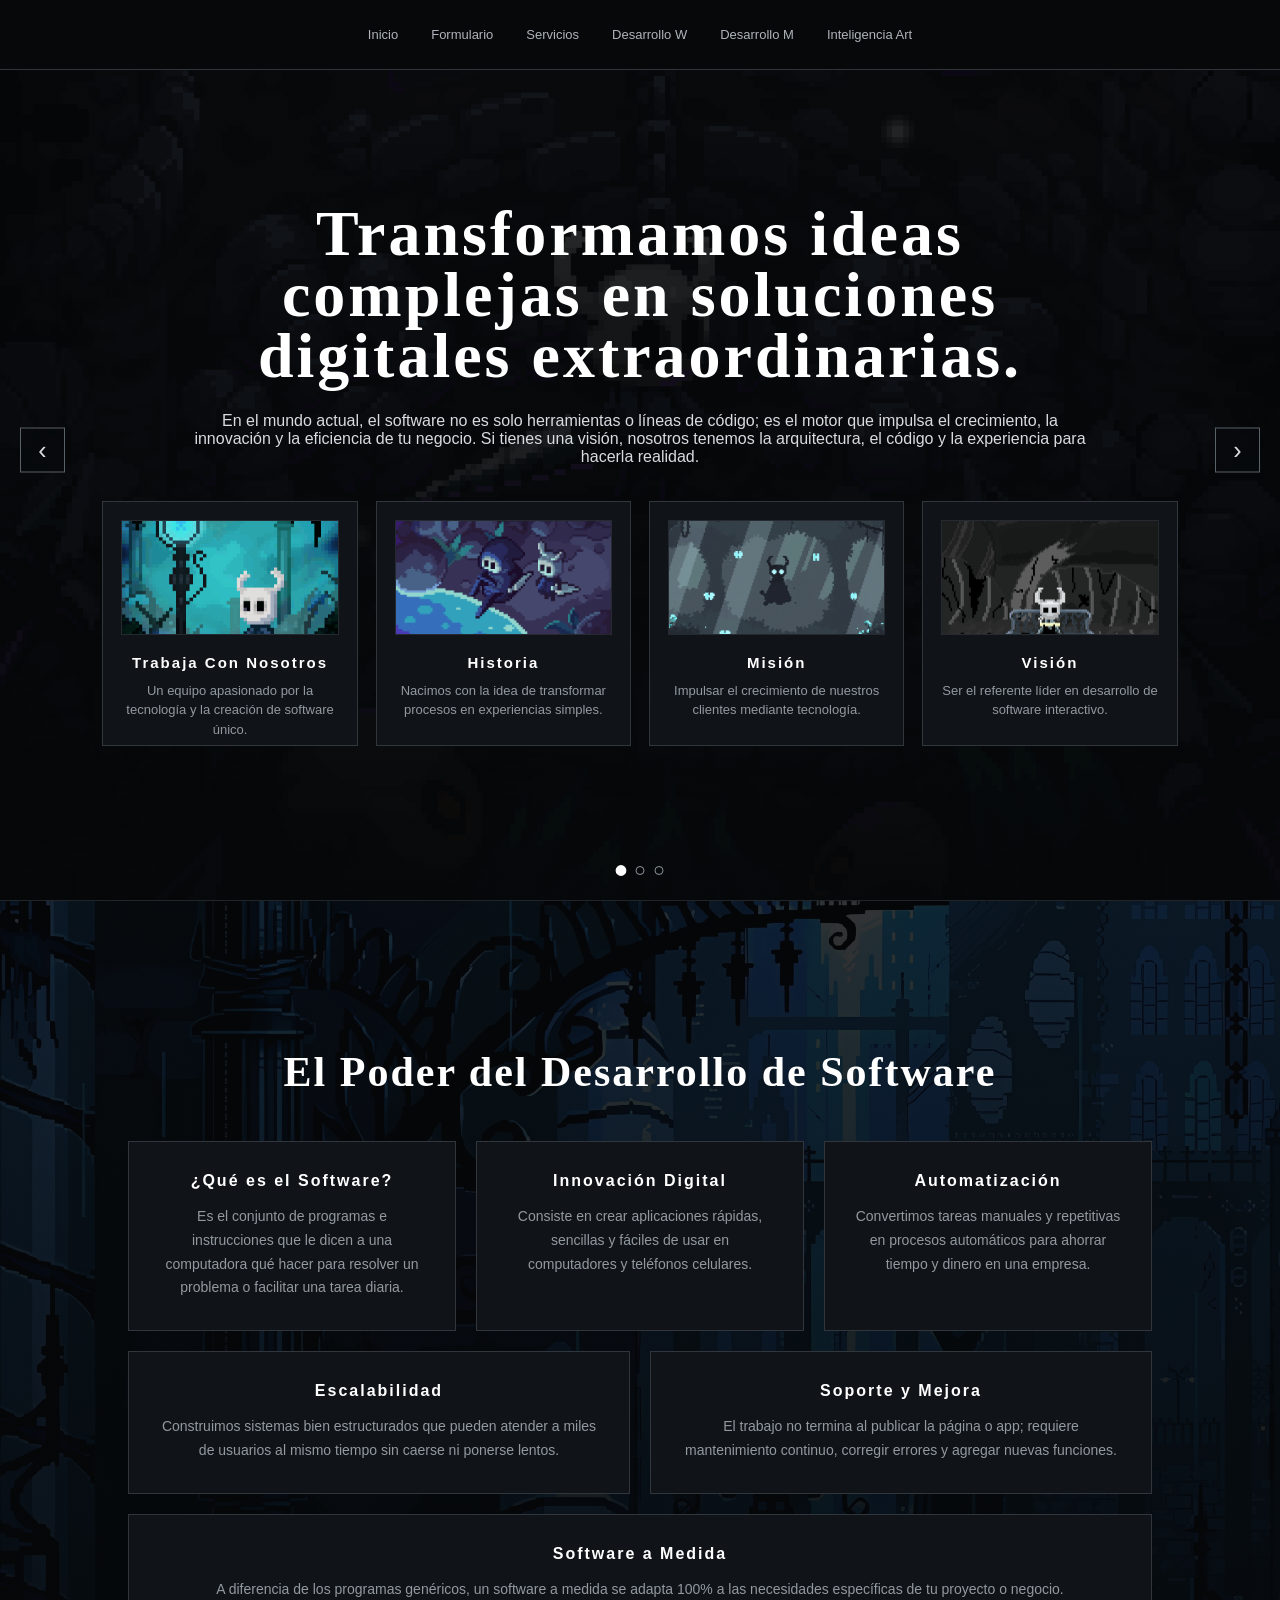
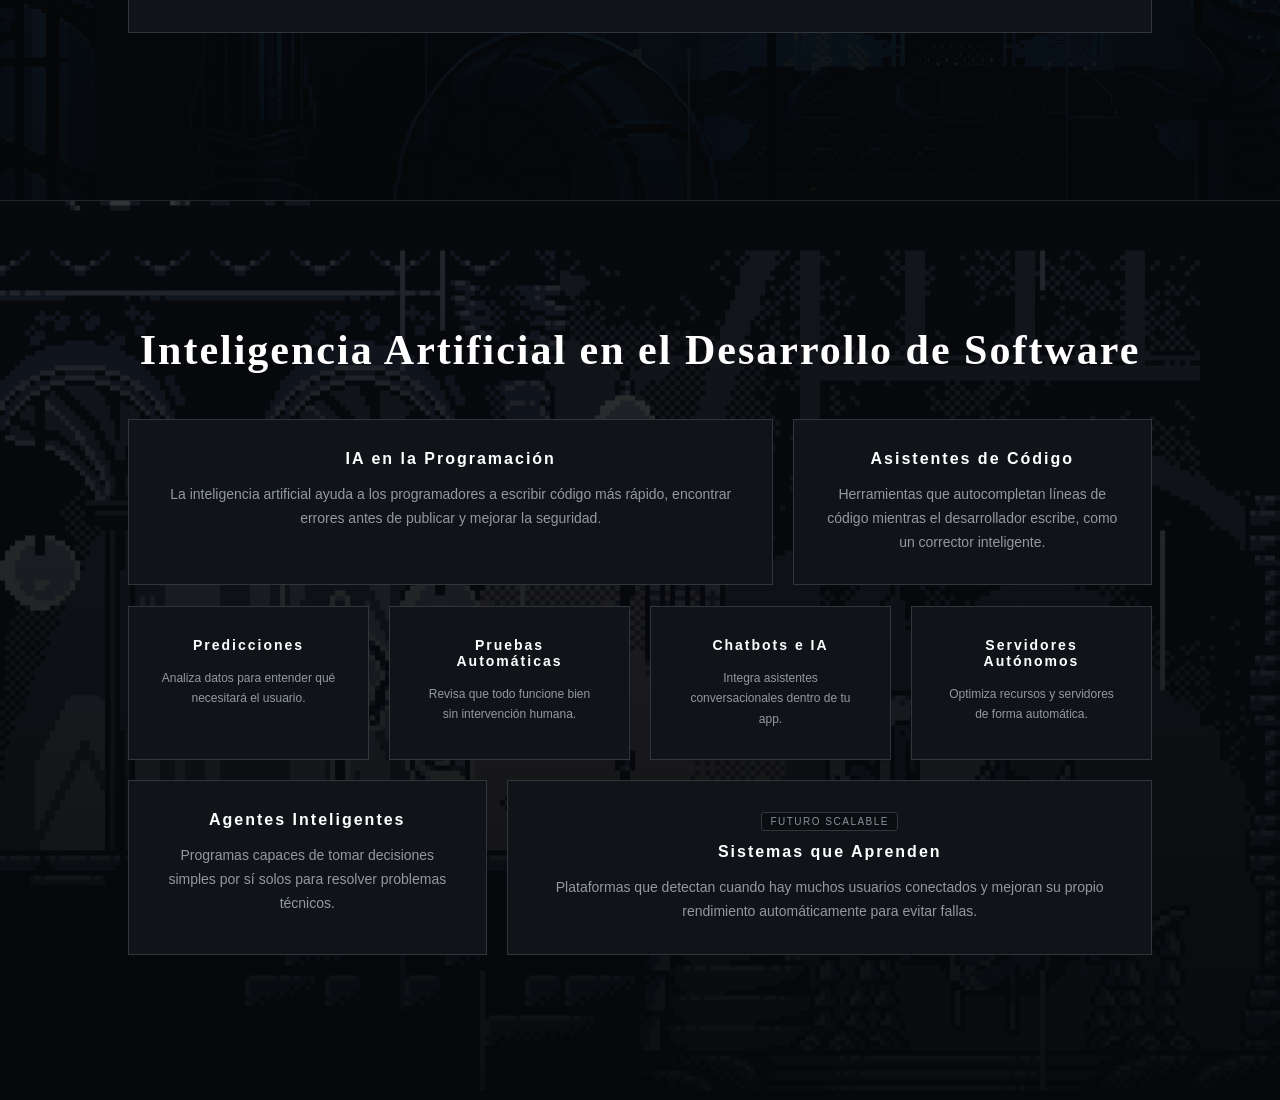
<file: index.html>
<!DOCTYPE html>
<html lang="es">
<head>
    <meta charset="UTF-8">
   <meta name="viewport" content="width=device-width, initial-scale=1.0">
    <title>Mi Sitio Web - Modo Libro</title>
    <link rel="stylesheet" type="text/css" href="pagina_principal.css">
</head>
<body>

    <div id="menu">
   
        <ul>
            
            <li class="item"><a href="#">Inicio</a></li>
            <li class="item"><a href="formu.html">Formulario</a></li>
            <li class="item"><a href="servicios.html">Servicios</a></li>
            <li class="item"><a href="desarrollo-web.html">Desarrollo W</a></li>
            <li class="item"><a href="desarrollo-movil.html">Desarrollo M</a></li>
            <li class="item"><a href="inteligencia.html">Inteligencia Art</a></li>
         
    </div>

   
    <div class="slider-container" id="slider">
        
        <section class="pantalla pagina-inicio">
            <div class="contenido-seccion">
                
                <div id="texto">  
                    <h1>Transformamos ideas complejas en soluciones digitales extraordinarias.</h1> 
                    <br>
                    En el mundo actual, el software no es solo herramientas o líneas de código; es el motor que impulsa el crecimiento, la innovación y la eficiencia de tu negocio. Si tienes una visión, nosotros tenemos la arquitectura, el código y la experiencia para hacerla realidad.
                </div>

                <div class="contenedor-tarjetas">
                    
                    <a href="trabaja.html">
                        <div class="tarjeta-info">
                            <div class="tarjeta-imagen">
                                <img src="historia.gif" alt="Nosotros">
                            </div>
                            <h3>Trabaja Con Nosotros</h3>
                            <p>Un equipo apasionado por la tecnología y la creación de software único.</p>
                        </div>
                    </a>

                    <a href="historia.html">
                        <div class="tarjeta-info">
                            <div class="tarjeta-imagen">
                                <img src="historia2.webp" alt="Historia">
                            </div>
                            <h3>Historia</h3>
                            <p>Nacimos con la idea de transformar procesos en experiencias simples.</p>
                        </div>
                    </a>

                    <a href="mision.html">
                        <div class="tarjeta-info">
                            <div class="tarjeta-imagen">
                                <img src="hisoria3.gif" alt="Misión">
                            </div>
                            <h3>Misión</h3>
                            <p>Impulsar el crecimiento de nuestros clientes mediante tecnología.</p>
                        </div>
                    </a>

                    <a href="vision.html">
                        <div class="tarjeta-info">
                            <div class="tarjeta-imagen">
                                <img src="historia4.gif" alt="Visión">
                            </div>
                            <h3>Visión</h3>
                            <p>Ser el referente líder en desarrollo de software interactivo.</p>
                        </div>
                    </a>

                </div>

            </div>
        </section>

        <section class="pantalla pagina-servicios">
            <div class="contenido-seccion">
                
                <div id="texto">
                    <h1>Nuestros Servicios</h1>
                    <br>
                    Creamos soluciones tecnológicas a tu medida. Desde páginas web dinámicas hasta integraciones de inteligencia artificial y aplicaciones móviles de alto rendimiento.
                </div>

                <div class="contenedor-tarjetas">
                    
                    <a href="trabaja.html" class="tarjeta-enlace">
                        <div class="tarjeta-info">
                            <div class="tarjeta-imagen">
                                <img src="historia.gif" alt="Nosotros">
                            </div>
                            <h3>Trabaja Con Nosotros</h3>
                            <p>Un equipo apasionado por la tecnología y la creación de software único.</p>
                        </div>
                    </a>

                    <a href="historia.html">
                        <div class="tarjeta-info">
                            <div class="tarjeta-imagen">
                                <img src="historia2.webp" alt="Historia">
                            </div>
                            <h3>Historia</h3>
                            <p>Nacimos con la idea de transformar procesos en experiencias simples.</p>
                        </div>
                    </a>

                    <a href="mision.html">
                        <div class="tarjeta-info">
                            <div class="tarjeta-imagen">
                                <img src="hisoria3.gif" alt="Misión">
                            </div>
                            <h3>Misión</h3>
                            <p>Impulsar el crecimiento de nuestros clientes mediante tecnología.</p>
                        </div>
                    </a>

                    <a href="vision.html">
                        <div class="tarjeta-info">
                            <div class="tarjeta-imagen">
                                <img src="historia4.gif" alt="Visión">
                            </div>
                            <h3>Visión</h3>
                            <p>Ser el referente líder en desarrollo de software interactivo.</p>
                        </div>
                    </a>

                </div>

            </div>
        </section>

        <section class="pantalla pagina-contacto">
            <div class="contenido-seccion">
                
                <div id="texto">
                    <h1>¿Listo para iniciar tu proyecto?</h1>
                    <br>
                    Explora el menú superior para conocer nuestros formularios de contacto, revisar ofertas exclusivas o ver nuestros componentes de hardware recomendados.
                </div>

                <div class="contenedor-tarjetas">
                    
                    <a href="trabaja.html" class="tarjeta-enlace">
                        <div class="tarjeta-info">
                            <div class="tarjeta-imagen">
                                <img src="historia.gif" alt="Nosotros">
                            </div>
                            <h3>Trabaja Con Nosotros</h3>
                            <p>Un equipo apasionado por la tecnología y la creación de software único.</p>
                        </div>
                    </a>

                    <a href="historia.html">
                        <div class="tarjeta-info">
                            <div class="tarjeta-imagen">
                                <img src="historia2.webp" alt="Historia">
                            </div>
                            <h3>Historia</h3>
                            <p>Nacimos con la idea de transformar procesos en experiencias simples.</p>
                        </div>
                    </a>

                    <a href="mision.html">
                        <div class="tarjeta-info">
                            <div class="tarjeta-imagen">
                                <img src="hisoria3.gif" alt="Misión">
                            </div>
                            <h3>Misión</h3>
                            <p>Impulsar el crecimiento de nuestros clientes mediante tecnología.</p>
                        </div>
                    </a>

                    <a href="vision.html">
                        <div class="tarjeta-info">
                            <div class="tarjeta-imagen">
                                <img src="historia4.gif" alt="Visión">
                            </div>
                            <h3>Visión</h3>
                            <p>Ser el referente líder en desarrollo de software interactivo.</p>
                        </div>
                    </a>

                </div>

            </div>
        </section>

    </div>


<section class="seccion-abajo">
    <div class="contenido-abajo">
        <h2 class="titulo-ia">El Poder del Desarrollo de Software</h2>
        
     
        <div class="contenedor-cajas-nuevas fila-3">
            <div class="caja-opaca">
                <h3>¿Qué es el Software?</h3>
                <p>Es el conjunto de programas e instrucciones que le dicen a una computadora qué hacer para resolver un problema o facilitar una tarea diaria.</p>
            </div>

            <div class="caja-opaca">
                <h3>Innovación Digital</h3>
                <p>Consiste en crear aplicaciones rápidas, sencillas y fáciles de usar en computadores y teléfonos celulares.</p>
            </div>

            <div class="caja-opaca">
                <h3>Automatización</h3>
                <p>Convertimos tareas manuales y repetitivas en procesos automáticos para ahorrar tiempo y dinero en una empresa.</p>
            </div>
        </div>

        
        <div class="contenedor-cajas-nuevas fila-2">
            <div class="caja-opaca">
                <h3>Escalabilidad</h3>
                <p>Construimos sistemas bien estructurados que pueden atender a miles de usuarios al mismo tiempo sin caerse ni ponerse lentos.</p>
            </div>

            <div class="caja-opaca">
                <h3>Soporte y Mejora</h3>
                <p>El trabajo no termina al publicar la página o app; requiere mantenimiento continuo, corregir errores y agregar nuevas funciones.</p>
            </div>
        </div>

       
        <div class="contenedor-cajas-nuevas fila-1">
            <div class="caja-opaca">
                <h3>Software a Medida</h3>
                <p>A diferencia de los programas genéricos, un software a medida se adapta 100% a las necesidades específicas de tu proyecto o negocio.</p>
            </div>
        </div>

    </div>
</section>



<section class="seccion-abajo seccion-ia">
    <div class="contenido-abajo">
        <h2 class="titulo-ia">Inteligencia Artificial en el Desarrollo de Software</h2>
        
   
        <div class="contenedor-cajas-nuevas fila-asimetrica-1">
            <div class="caja-opaca caja-destacada">
           
                <h3>IA en la Programación</h3>
                <p>La inteligencia artificial ayuda a los programadores a escribir código más rápido, encontrar errores antes de publicar y mejorar la seguridad.</p>
            </div>

            <div class="caja-opaca">
                <h3>Asistentes de Código</h3>
                <p>Herramientas que autocompletan líneas de código mientras el desarrollador escribe, como un corrector inteligente.</p>
            </div>
        </div>

    
        <div class="contenedor-cajas-nuevas fila-cuatro">
            <div class="caja-opaca caja-mini">
                <h3>Predicciones</h3>
                <p>Analiza datos para entender qué necesitará el usuario.</p>
            </div>

            <div class="caja-opaca caja-mini">
                <h3>Pruebas Automáticas</h3>
                <p>Revisa que todo funcione bien sin intervención humana.</p>
            </div>

            <div class="caja-opaca caja-mini">
                <h3>Chatbots e IA</h3>
                <p>Integra asistentes conversacionales dentro de tu app.</p>
            </div>

            <div class="caja-opaca caja-mini">
                <h3>Servidores Autónomos</h3>
                <p>Optimiza recursos y servidores de forma automática.</p>
            </div>
        </div>

        <div class="contenedor-cajas-nuevas fila-asimetrica-2">
            <div class="caja-opaca">
                <h3>Agentes Inteligentes</h3>
                <p>Programas capaces de tomar decisiones simples por sí solos para resolver problemas técnicos.</p>
            </div>

            <div class="caja-opaca caja-destacada">
                <span class="badge-ia">Futuro Scalable</span>
                <h3>Sistemas que Aprenden</h3>
                <p>Plataformas que detectan cuando hay muchos usuarios conectados y mejoran su propio rendimiento automáticamente para evitar fallas.</p>
            </div>
        </div>

    </div>
</section>

    <script src="movimiento.js"></script>

</body>
</html>
</file>
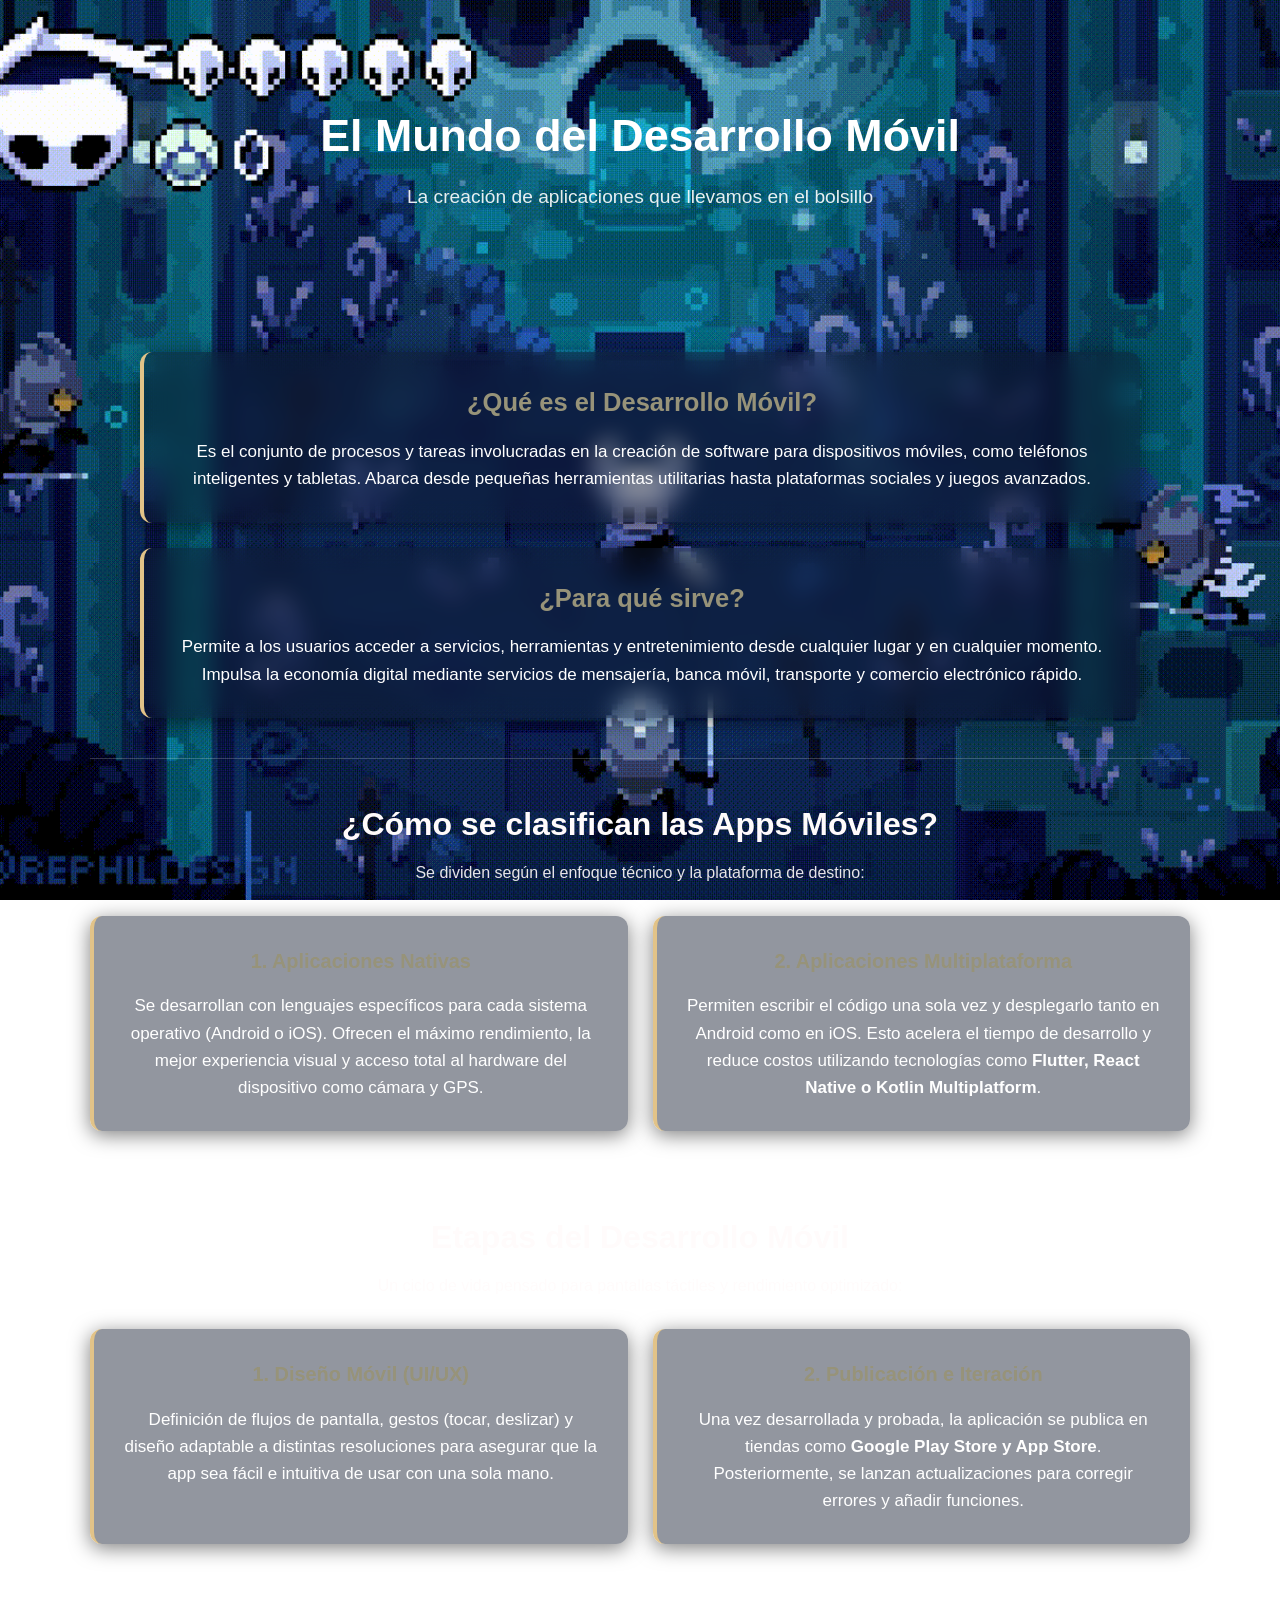
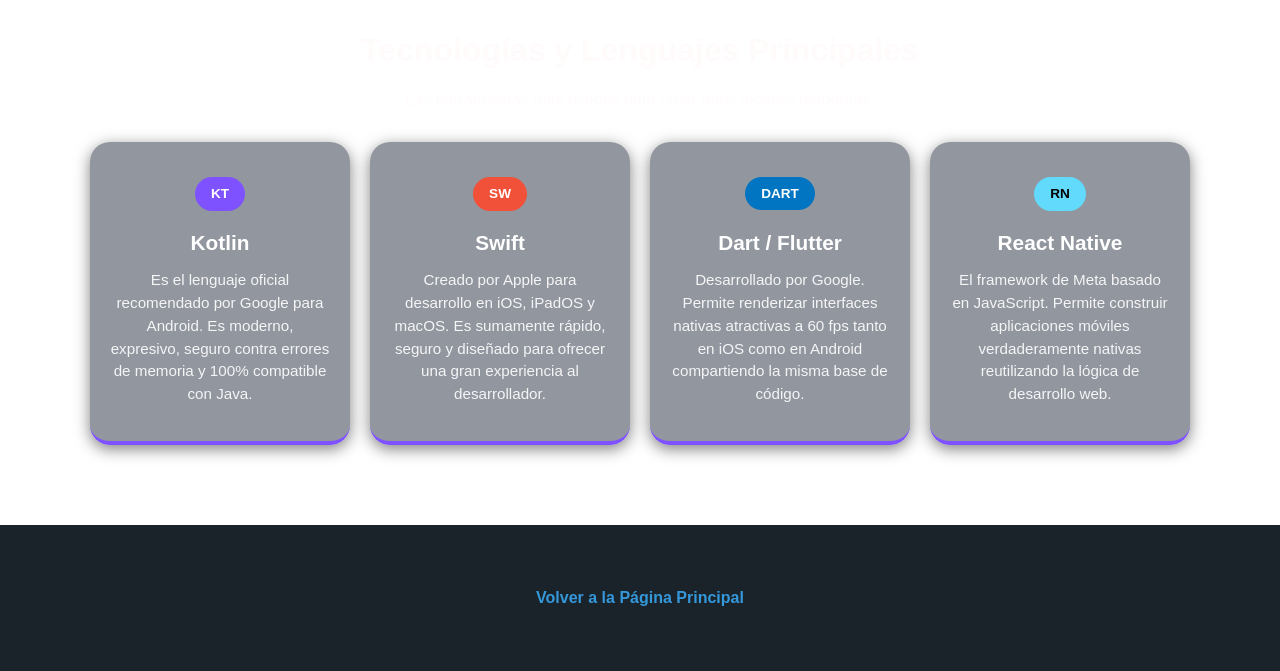
<file: desarrollo-movil.html>
<!DOCTYPE html>
<html lang="es">
<head>
    <meta charset="UTF-8">
    <meta name="viewport" content="width=device-width, initial-scale=1.0">
    <title>Desarrollo Móvil - Aprende más</title>
    <link rel="stylesheet" href="estilo-movil.css">
</head>
<body>

    <header class="cabecera">
        <div class="contenedor">
            <h1 class="titulo-principal">El Mundo del Desarrollo Móvil</h1>
            <p class="subtitulo-principal">La creación de aplicaciones que llevamos en el bolsillo</p>
        </div>
    </header>

    <main class="contenedor">
        

        <section class="seccion seccion-1">
            <div class="columnas">
                <div class="tarjeta">
                    <h2 class="titulo-tarjeta">¿Qué es el Desarrollo Móvil?</h2>
                    <p class="texto-tarjeta">Es el conjunto de procesos y tareas involucradas en la creación de software para dispositivos móviles, como teléfonos inteligentes y tabletas. Abarca desde pequeñas herramientas utilitarias hasta plataformas sociales y juegos avanzados.</p>
                </div>
                <div class="tarjeta">
                    <h2 class="titulo-tarjeta">¿Para qué sirve?</h2>
                    <p class="texto-tarjeta">Permite a los usuarios acceder a servicios, herramientas y entretenimiento desde cualquier lugar y en cualquier momento. Impulsa la economía digital mediante servicios de mensajería, banca móvil, transporte y comercio electrónico rápido.</p>
                </div>
            </div>
        </section>

        <hr class="linea-divisora">


        <section class="seccion seccion-2">
            <h2 class="titulo-seccion">¿Cómo se clasifican las Apps Móviles?</h2>
            <p class="subtitulo-seccion">Se dividen según el enfoque técnico y la plataforma de destino:</p>
            
            <div class="columnas">
                <div class="paso">
                    <h3 class="titulo-paso">1. Aplicaciones Nativas</h3>
                    <p class="texto-paso">Se desarrollan con lenguajes específicos para cada sistema operativo (Android o iOS). Ofrecen el máximo rendimiento, la mejor experiencia visual y acceso total al hardware del dispositivo como cámara y GPS.</p>
                </div>
                <div class="paso">
                    <h3 class="titulo-paso">2. Aplicaciones Multiplataforma</h3>
                    <p class="texto-paso">Permiten escribir el código una sola vez y desplegarlo tanto en Android como en iOS. Esto acelera el tiempo de desarrollo y reduce costos utilizando tecnologías como <strong>Flutter, React Native o Kotlin Multiplatform</strong>.</p>
                </div>
            </div>
        </section>

        <hr class="linea-divisora">


        <section class="seccion seccion-3">
            <h2 class="titulo-seccion">Etapas del Desarrollo Móvil</h2>
            <p class="subtitulo-seccion">Un ciclo de vida pensado para pantallas táctiles y rendimiento optimizado:</p>
            
            <div class="columnas">
                <div class="paso">
                    <h3 class="titulo-paso">1. Diseño Móvil (UI/UX)</h3>
                    <p class="texto-paso">Definición de flujos de pantalla, gestos (tocar, deslizar) y diseño adaptable a distintas resoluciones para asegurar que la app sea fácil e intuitiva de usar con una sola mano.</p>
                </div>
                <div class="paso">
                    <h3 class="titulo-paso">2. Publicación e Iteración</h3>
                    <p class="texto-paso">Una vez desarrollada y probada, la aplicación se publica en tiendas como <strong>Google Play Store y App Store</strong>. Posteriormente, se lanzan actualizaciones para corregir errores y añadir funciones.</p>
                </div>
            </div>
        </section>      

        <hr class="linea-divisora">


        <section class="seccion seccion-lenguajes">
            <h2 class="titulo-seccion">Tecnologías y Lenguajes Principales</h2>
            <p class="subtitulo-seccion">Las herramientas más usadas para crear apps móviles modernas:</p>
            
            <div class="rejilla-vertical">
                
                <div class="tarjeta-vertical">
                    <span class="etiqueta etiqueta-kt">KT</span>
                    <h3 class="nombre-lenguaje">Kotlin</h3>
                    <p class="texto-lenguaje">Es el lenguaje oficial recomendado por Google para Android. Es moderno, expresivo, seguro contra errores de memoria y 100% compatible con Java.</p>
                </div>

                <div class="tarjeta-vertical">
                    <span class="etiqueta etiqueta-swift">SW</span>
                    <h3 class="nombre-lenguaje">Swift</h3>
                    <p class="texto-lenguaje">Creado por Apple para desarrollo en iOS, iPadOS y macOS. Es sumamente rápido, seguro y diseñado para ofrecer una gran experiencia al desarrollador.</p>
                </div>

                <div class="tarjeta-vertical">
                    <span class="etiqueta etiqueta-dart">DART</span>
                    <h3 class="nombre-lenguaje">Dart / Flutter</h3>
                    <p class="texto-lenguaje">Desarrollado por Google. Permite renderizar interfaces nativas atractivas a 60 fps tanto en iOS como en Android compartiendo la misma base de código.</p>
                </div>

                <div class="tarjeta-vertical">
                    <span class="etiqueta etiqueta-react">RN</span>
                    <h3 class="nombre-lenguaje">React Native</h3>
                    <p class="texto-lenguaje">El framework de Meta basado en JavaScript. Permite construir aplicaciones móviles verdaderamente nativas reutilizando la lógica de desarrollo web.</p>
                </div>

            </div>
        </section>

    </main>
    <footer class="pagina">
        <div class="contenedor">
            <a href="index.html" class="enlace-volver"> Volver a la Página Principal</a>
        </div>
    </footer>



</body>
</html>
</file>
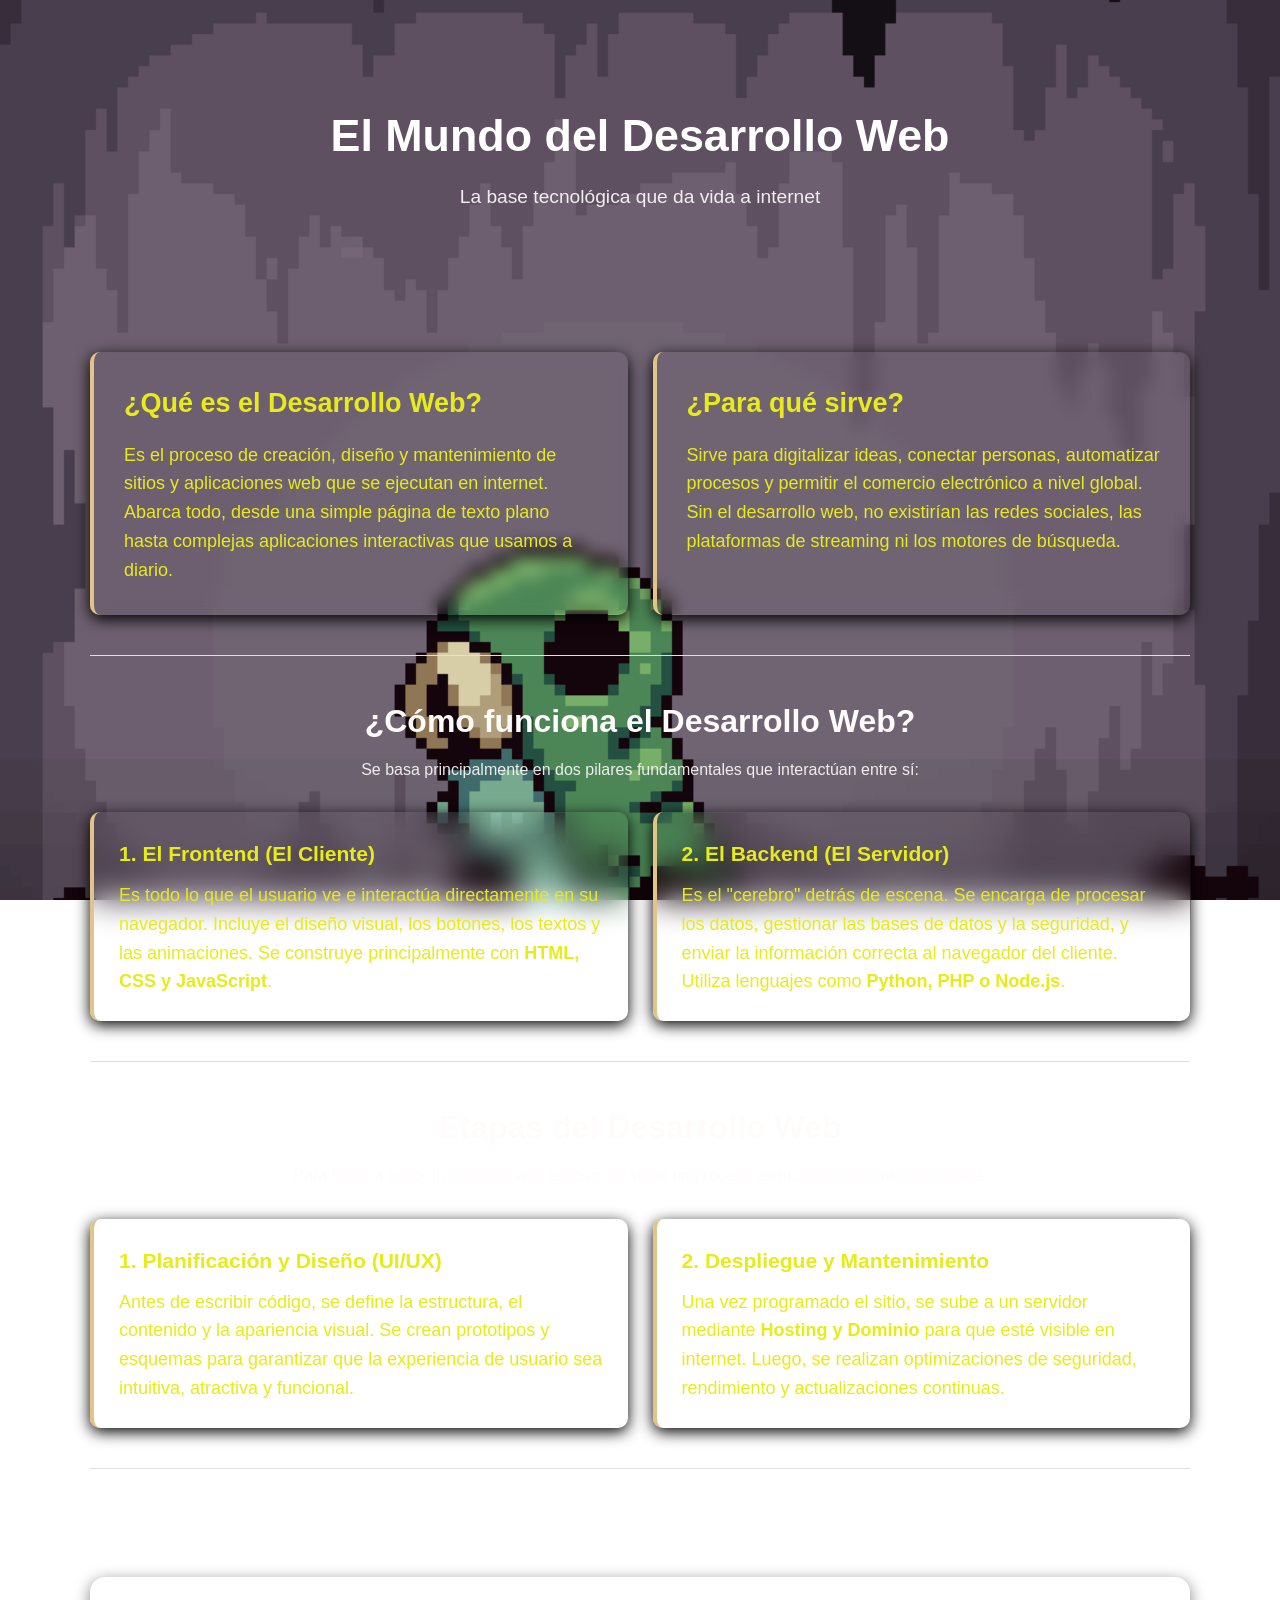
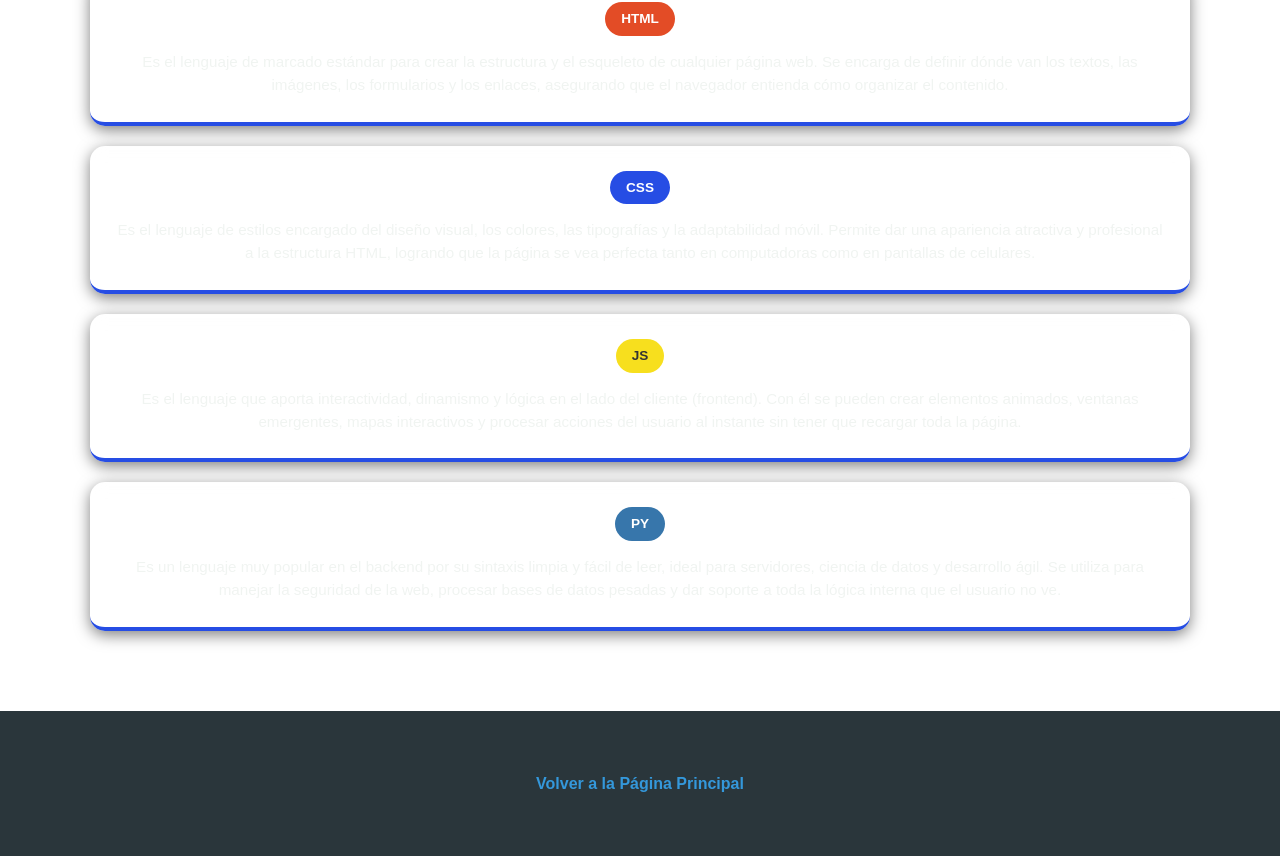
<file: desarrollo-web.html>
<!DOCTYPE html>
<html lang="es">
<head>
    <meta charset="UTF-8">
    <meta name="viewport" content="width=device-width, initial-scale=1.0">
    <title>Desarrollo Web - Aprende más</title>
    <link rel="stylesheet" href="estilo-web.css">
</head>
<body>

    <header class="cabecera">
        <div class="contenedor">
            <h1>El Mundo del Desarrollo Web</h1>
            <p>La base tecnológica que da vida a internet</p>
        </div>
    </header>

    <main class="contenedor">
        
        <section class="duo-1">
            <div class="columnas">
                <div class="tarjeta">
                    <h2 cl>¿Qué es el Desarrollo Web?</h2>
                    <p>Es el proceso de creación, diseño y mantenimiento de sitios y aplicaciones web que se ejecutan en internet. Abarca todo, desde una simple página de texto plano hasta complejas aplicaciones interactivas que usamos a diario.</p>
                </div>
                <div class="tarjeta">
                    <h2>¿Para qué sirve?</h2>
                    <p>Sirve para digitalizar ideas, conectar personas, automatizar procesos y permitir el comercio electrónico a nivel global. Sin el desarrollo web, no existirían las redes sociales, las plataformas de streaming ni los motores de búsqueda.</p>
                </div>
            </div>
        </section>

        <hr class="divisor">

        <section class="duo-2">
            <h2>¿Cómo funciona el Desarrollo Web?</h2>
            <p class="subtitulo">Se basa principalmente en dos pilares fundamentales que interactúan entre sí:</p>
            
            <div class="columnas">
                <div class="paso">
                    <h3>1. El Frontend (El Cliente)</h3>
                    <p>Es todo lo que el usuario ve e interactúa directamente en su navegador. Incluye el diseño visual, los botones, los textos y las animaciones. Se construye principalmente con <strong>HTML, CSS y JavaScript</strong>.</p>
                </div>
                <div class="paso">
                    <h3>2. El Backend (El Servidor)</h3>
                    <p>Es el "cerebro" detrás de escena. Se encarga de procesar los datos, gestionar las bases de datos y la seguridad, y enviar la información correcta al navegador del cliente. Utiliza lenguajes como <strong>Python, PHP o Node.js</strong>.</p>
                </div>
            </div>
        </section>

        <hr class="divisor">

<section class="duo-3">
    <h2>Etapas del Desarrollo Web</h2>
    <p class="subtitulo">Para llevar a cabo un proyecto web exitoso, se sigue un proceso estructurado en dos fases clave:</p>
    
    <div class="columnas">
        <div class="paso">
            <h3>1. Planificación y Diseño (UI/UX)</h3>
            <p>Antes de escribir código, se define la estructura, el contenido y la apariencia visual. Se crean prototipos y esquemas para garantizar que la experiencia de usuario sea intuitiva, atractiva y funcional.</p>
        </div>
        <div class="paso">
            <h3>2. Despliegue y Mantenimiento</h3>
            <p>Una vez programado el sitio, se sube a un servidor mediante <strong>Hosting y Dominio</strong> para que esté visible en internet. Luego, se realizan optimizaciones de seguridad, rendimiento y actualizaciones continuas.</p>
        </div>
    </div>
</section>       

        <hr class="divisor">

  <section class="seccion-lenguajes">
    <h2>Los Lenguajes más Conocidos</h2>
    <div class="cuadricula-lenguajes">
        
        <div class="tarjeta-lenguaje">
            <span class="etiqueta etiqueta-html">HTML</span>
            <p>Es el lenguaje de marcado estándar para crear la estructura y el esqueleto de cualquier página web. Se encarga de definir dónde van los textos, las imágenes, los formularios y los enlaces, asegurando que el navegador entienda cómo organizar el contenido.</p>
        </div>

        <div class="tarjeta-lenguaje">
            <span class="etiqueta etiqueta-css">CSS</span>
            <p>Es el lenguaje de estilos encargado del diseño visual, los colores, las tipografías y la adaptabilidad móvil. Permite dar una apariencia atractiva y profesional a la estructura HTML, logrando que la página se vea perfecta tanto en computadoras como en pantallas de celulares.</p>
        </div>

        <div class="tarjeta-lenguaje">
            <span class="etiqueta etiqueta-js">JS</span>
            <p>Es el lenguaje que aporta interactividad, dinamismo y lógica en el lado del cliente (frontend). Con él se pueden crear elementos animados, ventanas emergentes, mapas interactivos y procesar acciones del usuario al instante sin tener que recargar toda la página.</p>
        </div>

        <div class="tarjeta-lenguaje">
            <span class="etiqueta etiqueta-python">PY</span>
            <p>Es un lenguaje muy popular en el backend por su sintaxis limpia y fácil de leer, ideal para servidores, ciencia de datos y desarrollo ágil. Se utiliza para manejar la seguridad de la web, procesar bases de datos pesadas y dar soporte a toda la lógica interna que el usuario no ve.</p>
        </div>

    </div>
</section>
    </main>

    <footer class="pagina">
        <div class="contenedor">
            <a href="index.html" class="enlace-volver"> Volver a la Página Principal</a>
        </div>
    </footer>

</body>
</html>
</file>
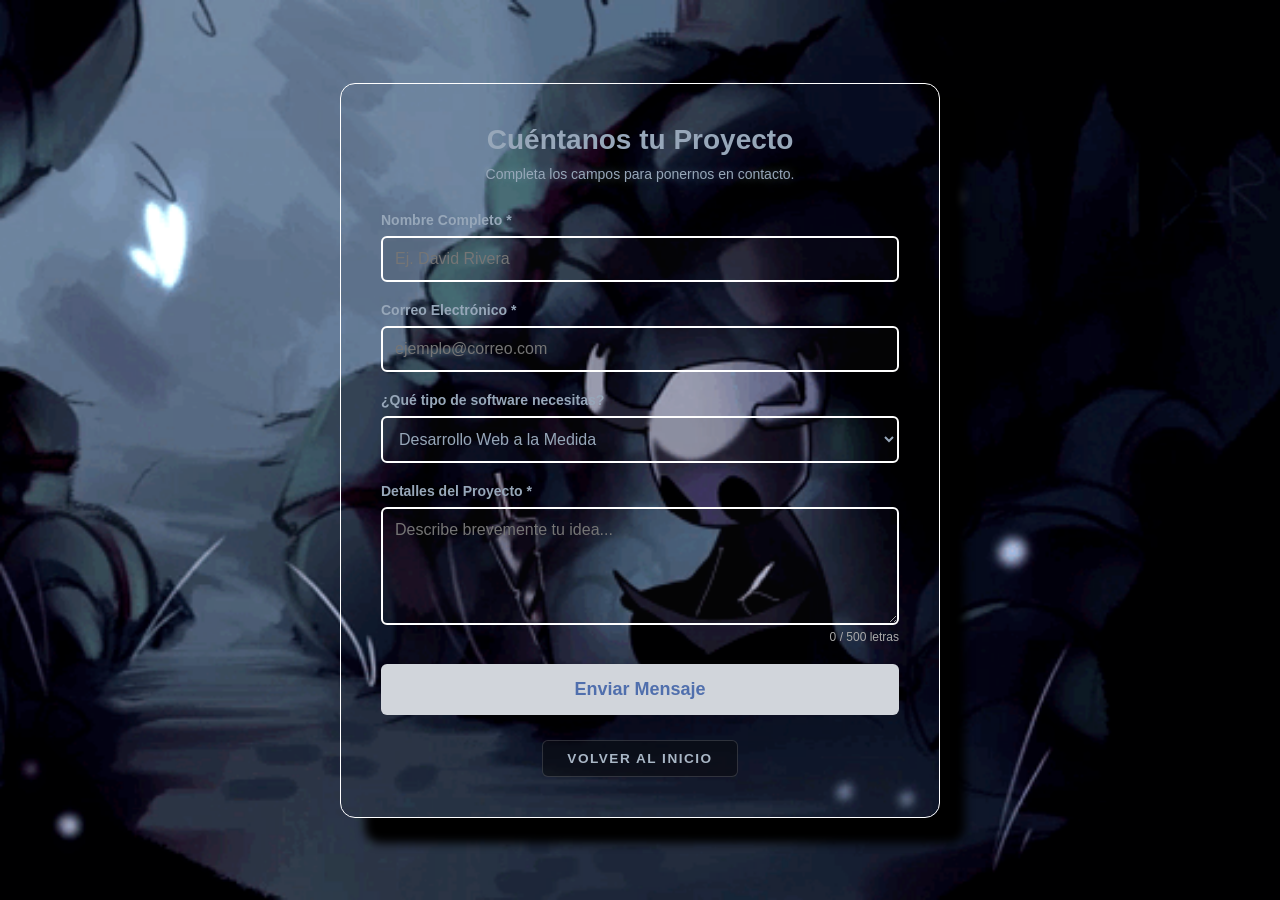
<file: formu.html>
<!DOCTYPE html>
<html lang="es">
<head>
    <meta charset="UTF-8">
    <meta name="viewport" content="width=device-width, initial-scale=1.0">
    <title>Contacto - Mi Pagina</title>
    <link rel="stylesheet" type="text/css" href="melo.css">
</head>
<body>

    <div class="contenedor-formulario">
        <h2> Cuéntanos tu Proyecto</h2>
        <p class="subtitulo">Completa los campos para ponernos en contacto.</p>

        <form id="miFormulario">
            <div class="grupo-entrada">
                <label for="nombre">Nombre Completo *</label>
                <input type="text" id="nombre" placeholder="Ej. David Rivera">
                <span class="mensaje-error" id="errorNombre">El nombre es obligatorio.</span>
            </div>

            <div class="grupo-entrada">
                <label for="correo">Correo Electrónico *</label>
                <input type="email" id="correo" placeholder="ejemplo@correo.com">
                <span class="mensaje-error" id="errorCorreo">Introduce un correo válido.</span>
            </div>

            <div class="grupo-entrada">
                <label for="servicio">¿Qué tipo de software necesitas?</label>
                <select id="servicio">
                    <option value="web">Desarrollo Web a la Medida</option>
                    <option value="movil">Aplicación Móvil (iOS/Android)</option>
                    <option value="ia">Inteligencia Artificial/Automatización</option>
                    <option value="otro">Otro Proyecto</option>
                </select>
            </div>

            <div class="grupo-entrada">
                <label for="mensaje">Detalles del Proyecto *</label>
                <textarea id="mensaje" rows="5" placeholder="Describe brevemente tu idea..."></textarea>
                <div class="contador-letras"><span id="contador">0</span> / 500 letras</div>
                <span class="mensaje-error" id="errorMensaje">El mensaje debe tener al menos 20 letras.</span>
            </div>

            <button type="submit" id="btnEnviar">Enviar Mensaje </button>
    
      
            <div class="mensaje-exito" id="alertaExito">Tu mensaje ha sido enviado con exito</div>
        </form>

        
<div class="contenedor-volver">
            <a id="volver" href="index.html">Volver al Inicio</a>
        </div>

    </div>




    <script src="funciones.js"></script>
</body>
</html>
</file>
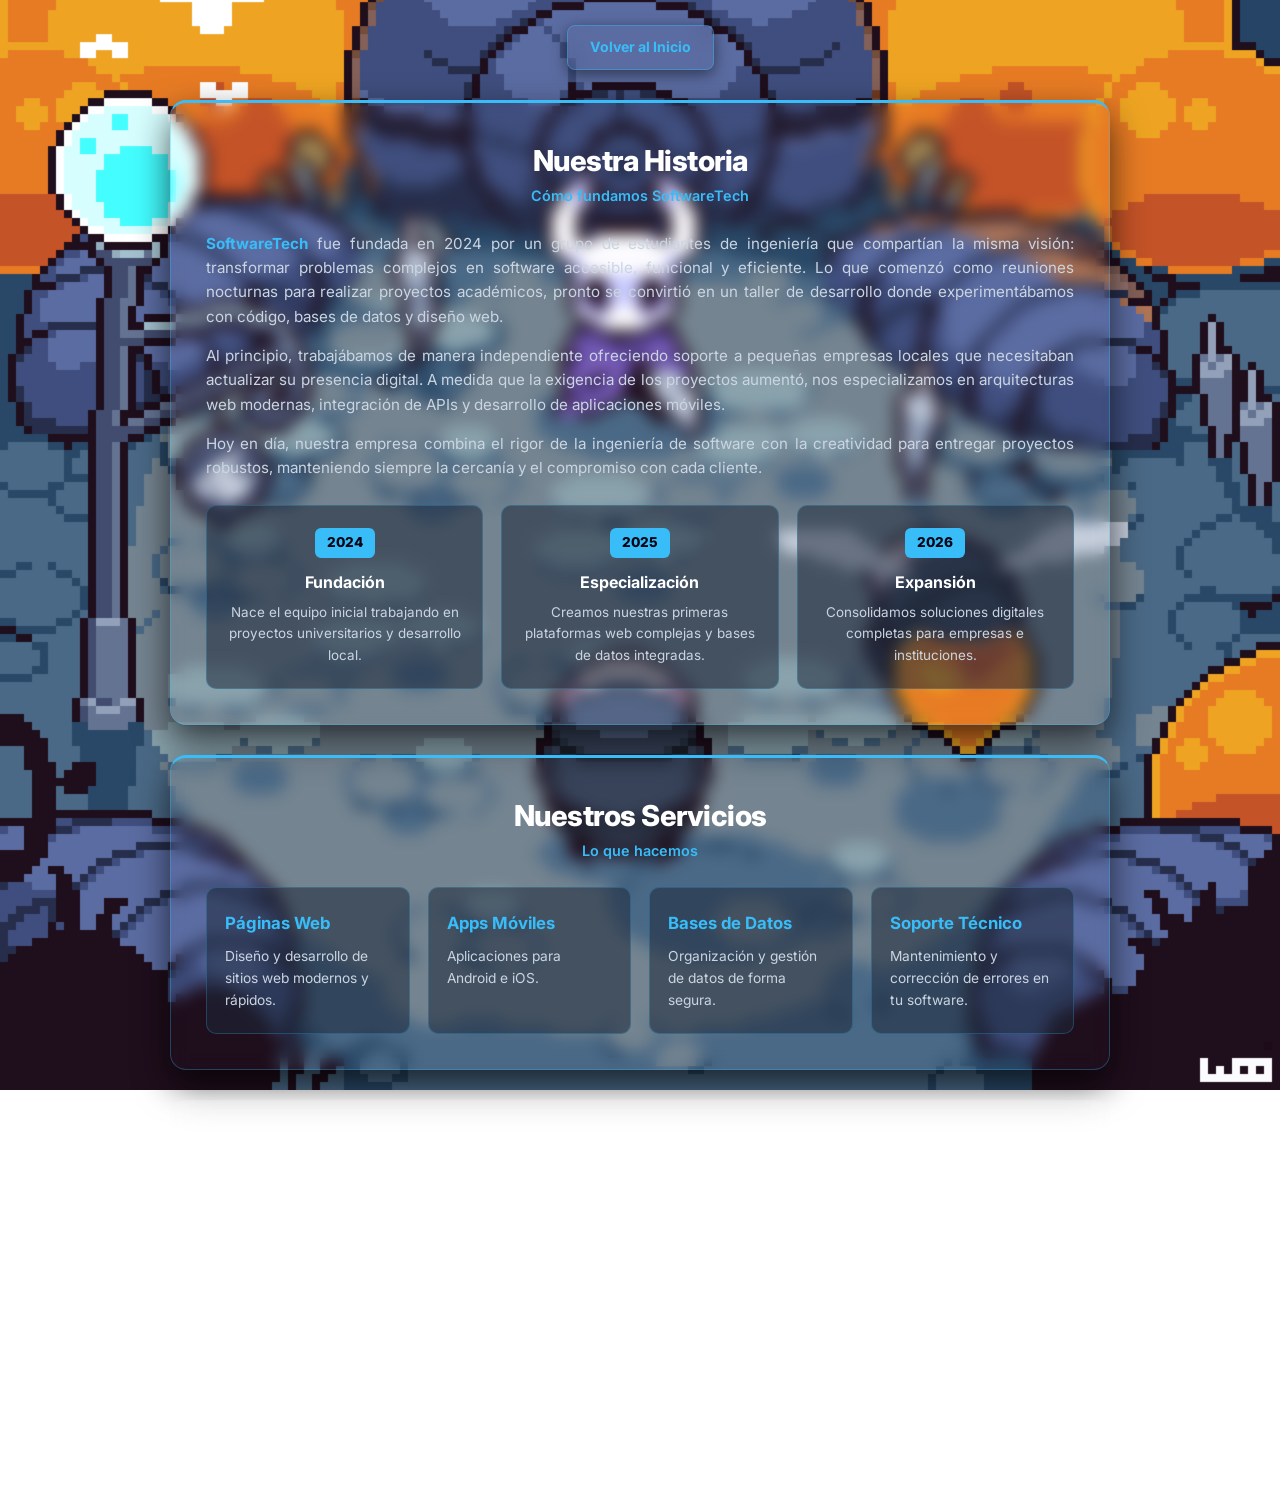
<file: historia.html>
<!DOCTYPE html>
<html lang="es">
<head>
    <meta charset="UTF-8">
    <meta name="viewport" content="width=device-width, initial-scale=1.0">
    <title>SoftwareTech | Historia & Empresa</title>
    <link rel="stylesheet" href="historia.css">
</head>
<body>

    <main class="contenedor-principal">

        <div class="contenedor-volver">
            <a href="index.html" class="boton-volver">Volver al Inicio</a>
        </div>

        <section id="historia" class="seccion-tarjeta">
            <h2 class="titulo">Nuestra Historia</h2>
            <p class="subtitulo">Cómo fundamos SoftwareTech</p>

            <div class="caja-historia">
                <p>
                    <strong>SoftwareTech</strong> fue fundada en 2024 por un grupo de estudiantes de ingeniería que compartían la misma visión: transformar problemas complejos en software accesible, funcional y eficiente. Lo que comenzó como reuniones nocturnas para realizar proyectos académicos, pronto se convirtió en un taller de desarrollo donde experimentábamos con código, bases de datos y diseño web.
                </p>
                <p>
                    Al principio, trabajábamos de manera independiente ofreciendo soporte a pequeñas empresas locales que necesitaban actualizar su presencia digital. A medida que la exigencia de los proyectos aumentó, nos especializamos en arquitecturas web modernas, integración de APIs y desarrollo de aplicaciones móviles.
                </p>
                <p>
                    Hoy en día, nuestra empresa combina el rigor de la ingeniería de software con la creatividad para entregar proyectos robustos, manteniendo siempre la cercanía y el compromiso con cada cliente.
                </p>
            </div>

            <div class="pasos">
                <div class="caja-paso">
                    <div class="numero">2024</div>
                    <h4>Fundación</h4>
                    <p>Nace el equipo inicial trabajando en proyectos universitarios y desarrollo local.</p>
                </div>
                <div class="caja-paso">
                    <div class="numero">2025</div>
                    <h4>Especialización</h4>
                    <p>Creamos nuestras primeras plataformas web complejas y bases de datos integradas.</p>
                </div>
                <div class="caja-paso">
                    <div class="numero">2026</div>
                    <h4>Expansión</h4>
                    <p>Consolidamos soluciones digitales completas para empresas e instituciones.</p>
                </div>
            </div>
        </section>

        <section id="servicios" class="seccion-tarjeta">
            <h2 class="titulo">Nuestros Servicios</h2>
            <p class="subtitulo">Lo que hacemos</p>

            <div class="grid">
                <div class="tarjeta">
                    <h3>Páginas Web</h3>
                    <p>Diseño y desarrollo de sitios web modernos y rápidos.</p>
                </div>
                <div class="tarjeta">
                    <h3>Apps Móviles</h3>
                    <p>Aplicaciones para Android e iOS.</p>
                </div>
                <div class="tarjeta">
                    <h3>Bases de Datos</h3>
                    <p>Organización y gestión de datos de forma segura.</p>
                </div>
                <div class="tarjeta">
                    <h3>Soporte Técnico</h3>
                    <p>Mantenimiento y corrección de errores en tu software.</p>
                </div>
            </div>
        </section>

        <section id="proceso" class="seccion-tarjeta">
            <h2 class="titulo">Nuestro Proceso</h2>
            <p class="subtitulo">Pasos de trabajo</p>

            <div class="pasos">
                <div class="caja-paso">
                    <div class="numero-circular">1</div>
                    <h4>Planear</h4>
                    <p>Reunimos los requisitos del proyecto.</p>
                </div>
                <div class="caja-paso">
                    <div class="numero-circular">2</div>
                    <h4>Programar</h4>
                    <p>Escribimos el código de la aplicación.</p>
                </div>
                <div class="caja-paso">
                    <div class="numero-circular">3</div>
                    <h4>Probar</h4>
                    <p>Revisamos que todo funcione bien.</p>
                </div>
                <div class="caja-paso">
                    <div class="numero-circular">4</div>
                    <h4>Entregar</h4>
                    <p>Publicamos el proyecto terminado.</p>



                    
                </div>
            </div>

            
        </section>
        

    </main>

</body>
</html>
</file>
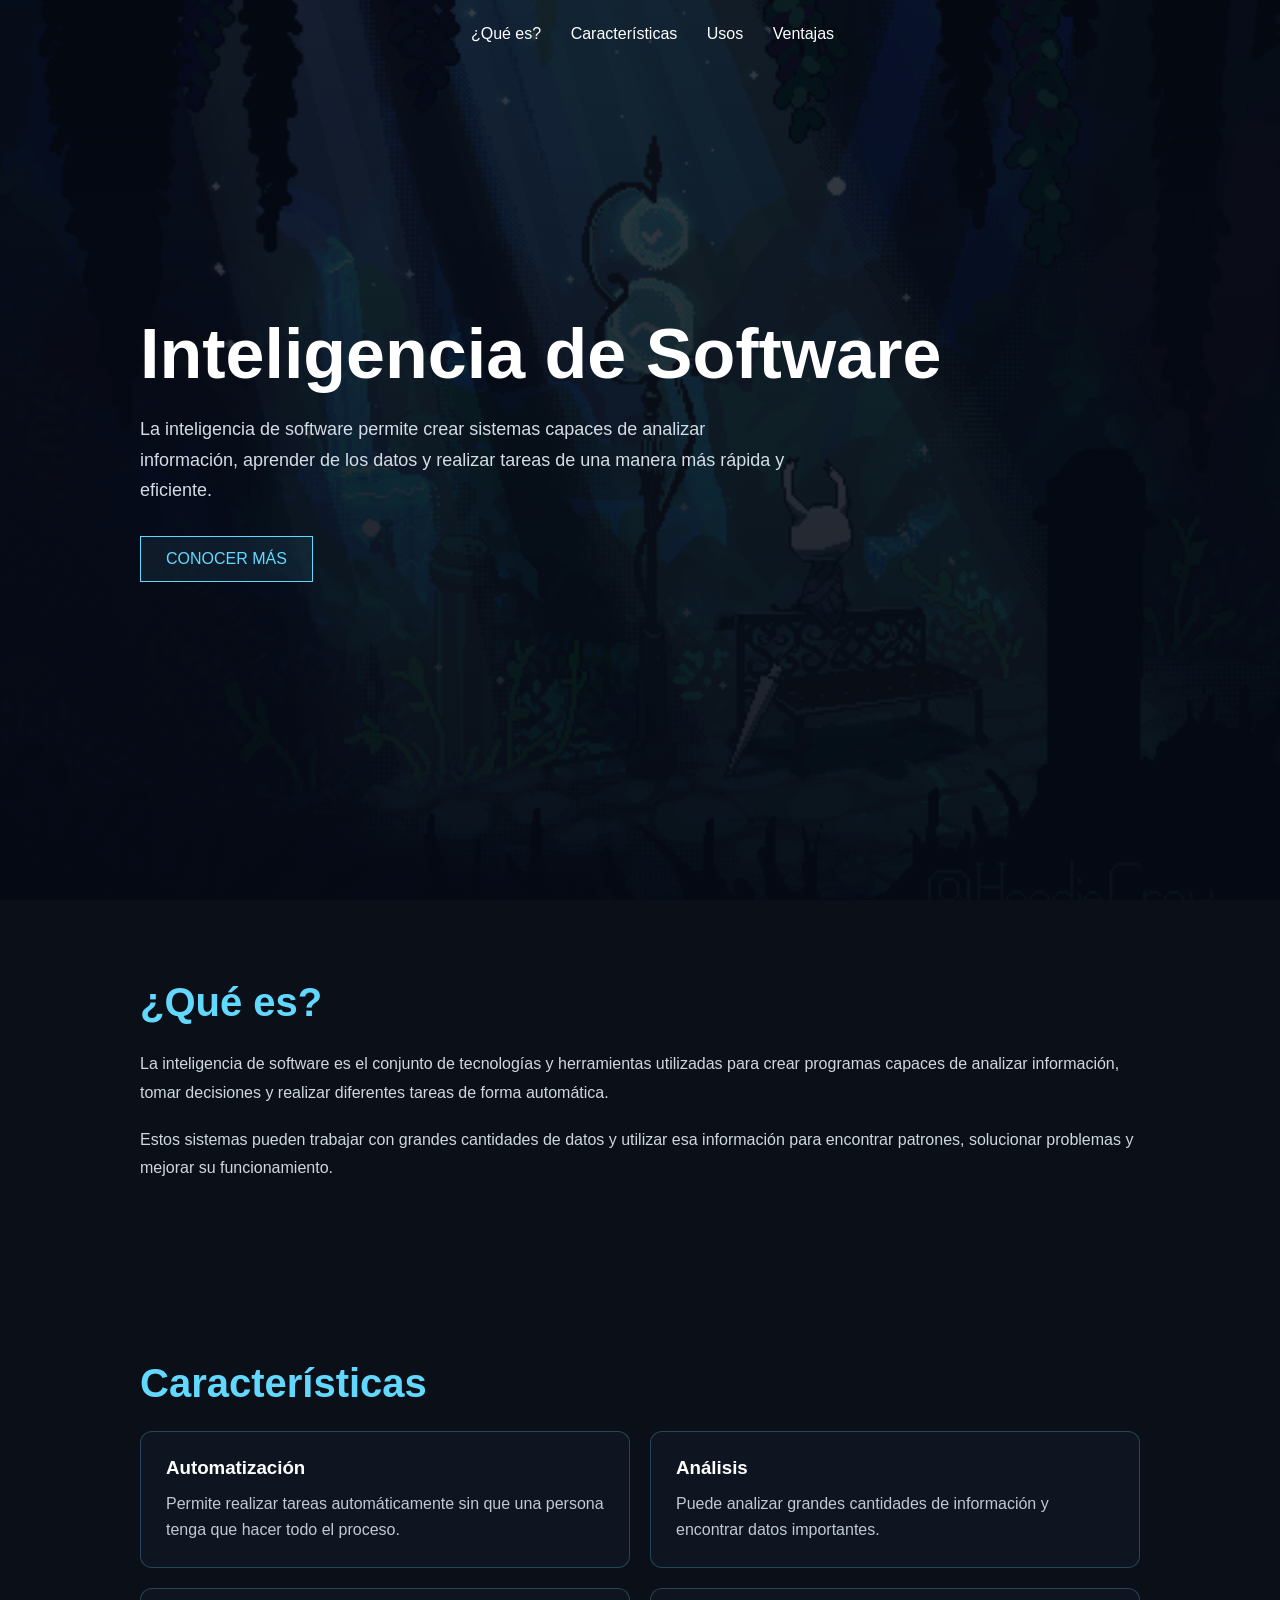
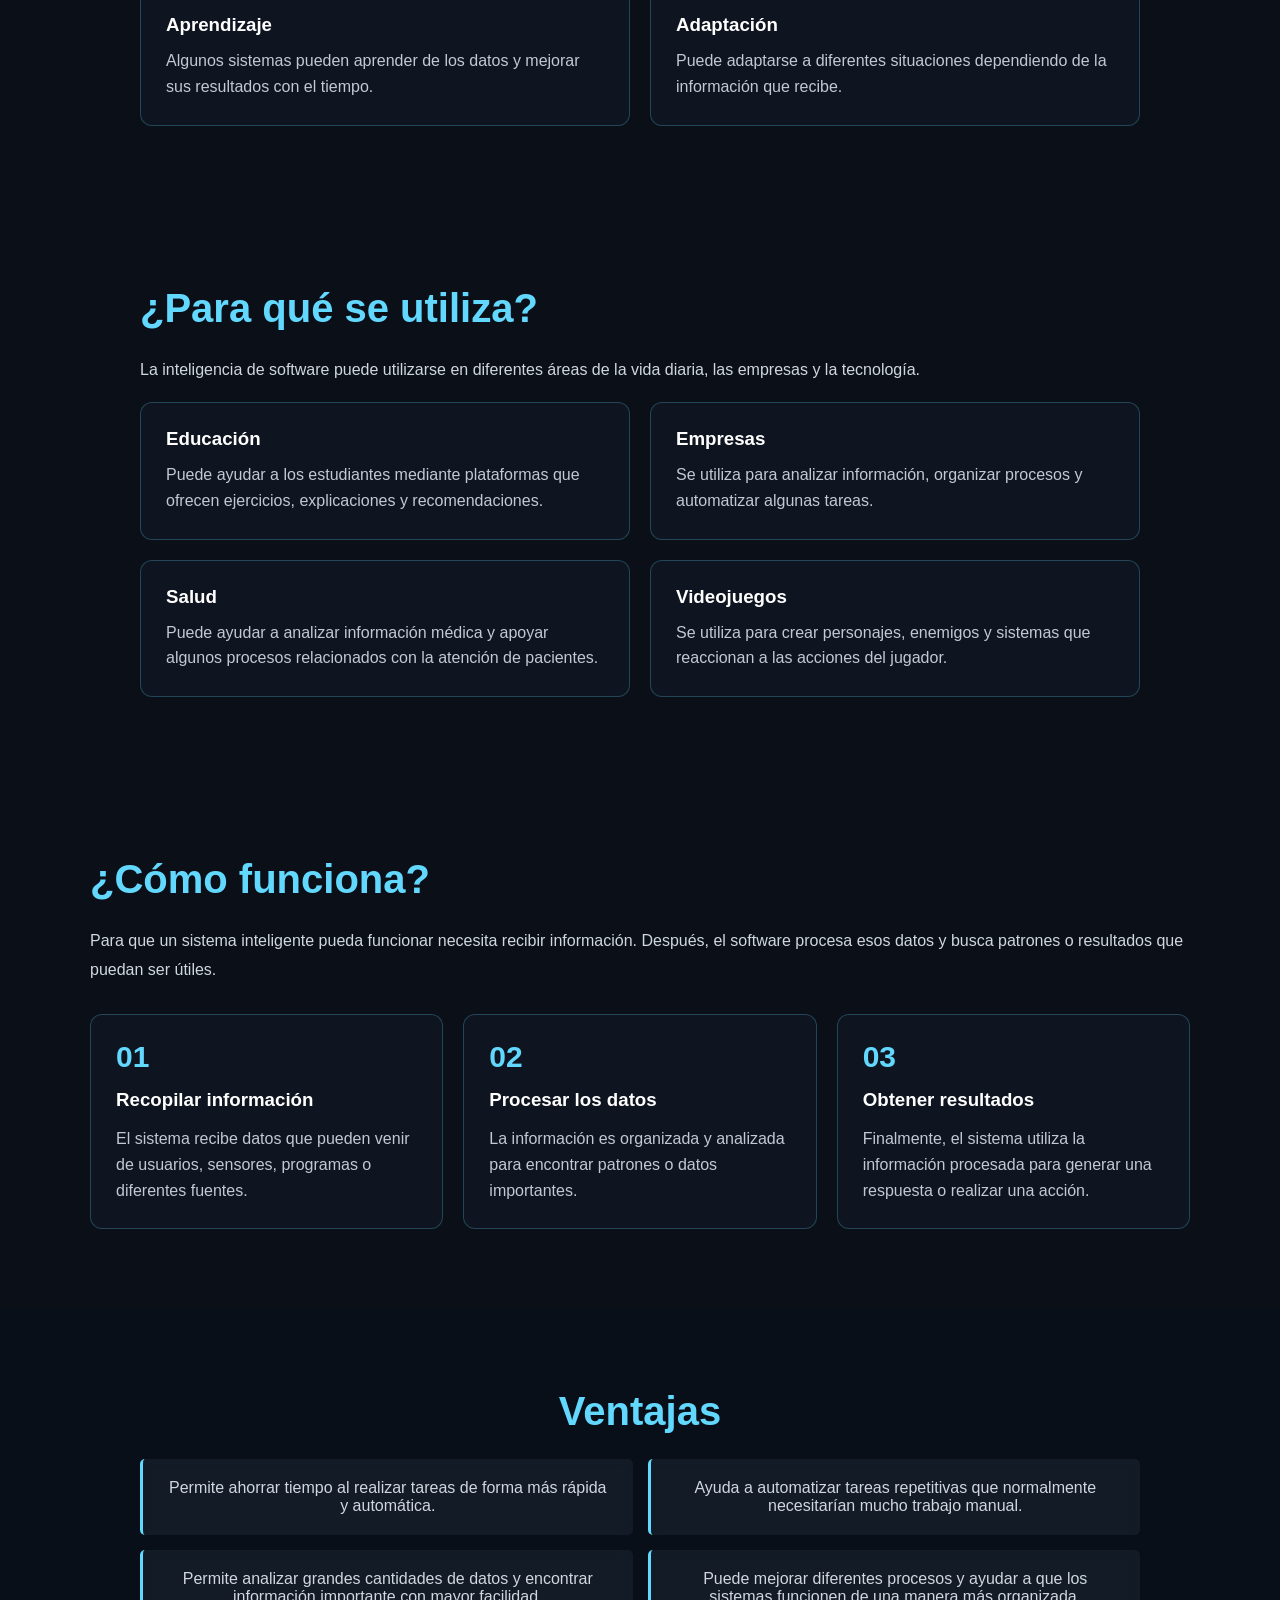
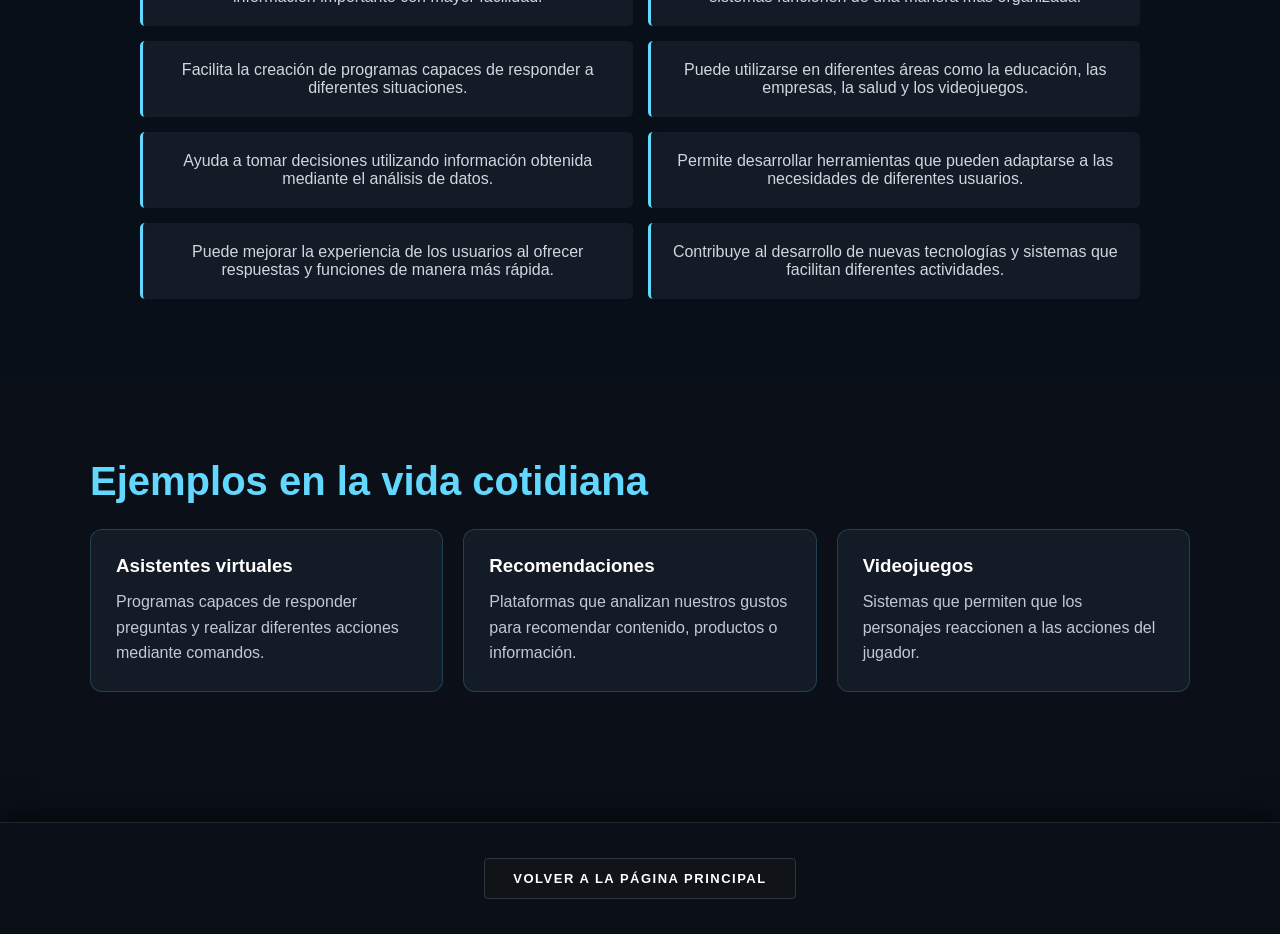
<file: inteligencia.html>
<!DOCTYPE html>

<html lang="es">
<head>
    <meta charset="UTF-8">
    <meta name="viewport" content="width=device-width, initial-scale=1.0">
    <title>Inteligencia de Software</title>
    <link rel="stylesheet" href="ia.css">
</head>

<body>

<header>

    <nav>
   

        <div>
            <a href="#que-es">¿Qué es?</a>
            <a href="#caracteristicas">Características</a>
            <a href="#usos">Usos</a>
            <a href="#ventajas">Ventajas</a>
        </div>
    </nav>

    <div class="inicio">
        <h1>Inteligencia de Software</h1>

        <p>
            La inteligencia de software permite crear sistemas capaces de
            analizar información, aprender de los datos y realizar tareas
            de una manera más rápida y eficiente.
        </p>

        <a href="#que-es" class="boton">CONOCER MÁS</a>
    </div>

</header>


<section id="que-es">

    <h2>¿Qué es?</h2>

    <p>
        La inteligencia de software es el conjunto de tecnologías y
        herramientas utilizadas para crear programas capaces de analizar
        información, tomar decisiones y realizar diferentes tareas
        de forma automática.
    </p>

    <p>
        Estos sistemas pueden trabajar con grandes cantidades de datos
        y utilizar esa información para encontrar patrones, solucionar
        problemas y mejorar su funcionamiento.
    </p>

</section>


<section id="caracteristicas">

    <h2>Características</h2>

    <div class="tarjetas">

        <div class="tarjeta">
            <h3>Automatización</h3>
            <p>
                Permite realizar tareas automáticamente sin que una persona
                tenga que hacer todo el proceso.
            </p>
        </div>

        <div class="tarjeta">
            <h3>Análisis</h3>
            <p>
                Puede analizar grandes cantidades de información y encontrar
                datos importantes.
            </p>
        </div>

        <div class="tarjeta">
            <h3>Aprendizaje</h3>
            <p>
                Algunos sistemas pueden aprender de los datos y mejorar sus
                resultados con el tiempo.
            </p>
        </div>

        <div class="tarjeta">
            <h3>Adaptación</h3>
            <p>
                Puede adaptarse a diferentes situaciones dependiendo de la
                información que recibe.
            </p>
        </div>

    </div>

</section>


<section id="usos">

    <h2>¿Para qué se utiliza?</h2>

    <p>
        La inteligencia de software puede utilizarse en diferentes áreas
        de la vida diaria, las empresas y la tecnología.
    </p>

    <div class="tarjetas">

        <div class="tarjeta">
            <h3>Educación</h3>
            <p>
                Puede ayudar a los estudiantes mediante plataformas que
                ofrecen ejercicios, explicaciones y recomendaciones.
            </p>
        </div>

        <div class="tarjeta">
            <h3>Empresas</h3>
            <p>
                Se utiliza para analizar información, organizar procesos
                y automatizar algunas tareas.
            </p>
        </div>

        <div class="tarjeta">
            <h3>Salud</h3>
            <p>
                Puede ayudar a analizar información médica y apoyar algunos
                procesos relacionados con la atención de pacientes.
            </p>
        </div>

        <div class="tarjeta">
            <h3>Videojuegos</h3>
            <p>
                Se utiliza para crear personajes, enemigos y sistemas que
                reaccionan a las acciones del jugador.
            </p>
        </div>

    </div>

</section>


<section class="proceso">

    <h2>¿Cómo funciona?</h2>

    <p>
        Para que un sistema inteligente pueda funcionar necesita recibir
        información. Después, el software procesa esos datos y busca
        patrones o resultados que puedan ser útiles.
    </p>

    <div class="pasos">

        <div>
            <span>01</span>
            <h3>Recopilar información</h3>
            <p>
                El sistema recibe datos que pueden venir de usuarios,
                sensores, programas o diferentes fuentes.
            </p>
        </div>

        <div>
            <span>02</span>
            <h3>Procesar los datos</h3>
            <p>
                La información es organizada y analizada para encontrar
                patrones o datos importantes.
            </p>
        </div>

        <div>
            <span>03</span>
            <h3>Obtener resultados</h3>
            <p>
                Finalmente, el sistema utiliza la información procesada
                para generar una respuesta o realizar una acción.
            </p>
        </div>

    </div>

</section>


<section class="ventajas" id="ventajas">

    <h2>Ventajas</h2>

    <div class="lista">

        <p>Permite ahorrar tiempo al realizar tareas de forma más rápida y automática.</p>

        <p>Ayuda a automatizar tareas repetitivas que normalmente necesitarían mucho trabajo manual.</p>

        <p>Permite analizar grandes cantidades de datos y encontrar información importante con mayor facilidad.</p>

        <p>Puede mejorar diferentes procesos y ayudar a que los sistemas funcionen de una manera más organizada.</p>

        <p>Facilita la creación de programas capaces de responder a diferentes situaciones.</p>

        <p>Puede utilizarse en diferentes áreas como la educación, las empresas, la salud y los videojuegos.</p>

        <p>Ayuda a tomar decisiones utilizando información obtenida mediante el análisis de datos.</p>

        <p>Permite desarrollar herramientas que pueden adaptarse a las necesidades de diferentes usuarios.</p>

        <p>Puede mejorar la experiencia de los usuarios al ofrecer respuestas y funciones de manera más rápida.</p>

        <p>Contribuye al desarrollo de nuevas tecnologías y sistemas que facilitan diferentes actividades.</p>

    </div>

</section>


<section class="ejemplos">

    <h2>Ejemplos en la vida cotidiana</h2>

    <div class="ejemplos-contenedor">

        <div>
            <h3>Asistentes virtuales</h3>
            <p>
                Programas capaces de responder preguntas y realizar
                diferentes acciones mediante comandos.
            </p>
        </div>

        <div>
            <h3>Recomendaciones</h3>
            <p>
                Plataformas que analizan nuestros gustos para recomendar
                contenido, productos o información.
            </p>
        </div>

        <div>
            <h3>Videojuegos</h3>
            <p>
                Sistemas que permiten que los personajes reaccionen a las
                acciones del jugador.
            </p>
        </div>

    </div>

</section>


 <footer class="pagina">
        <div class="contenedor">
            <a href="index.html" class="enlace-volver">Volver a la Página Principal</a>
        </div>
    </footer>
</file>
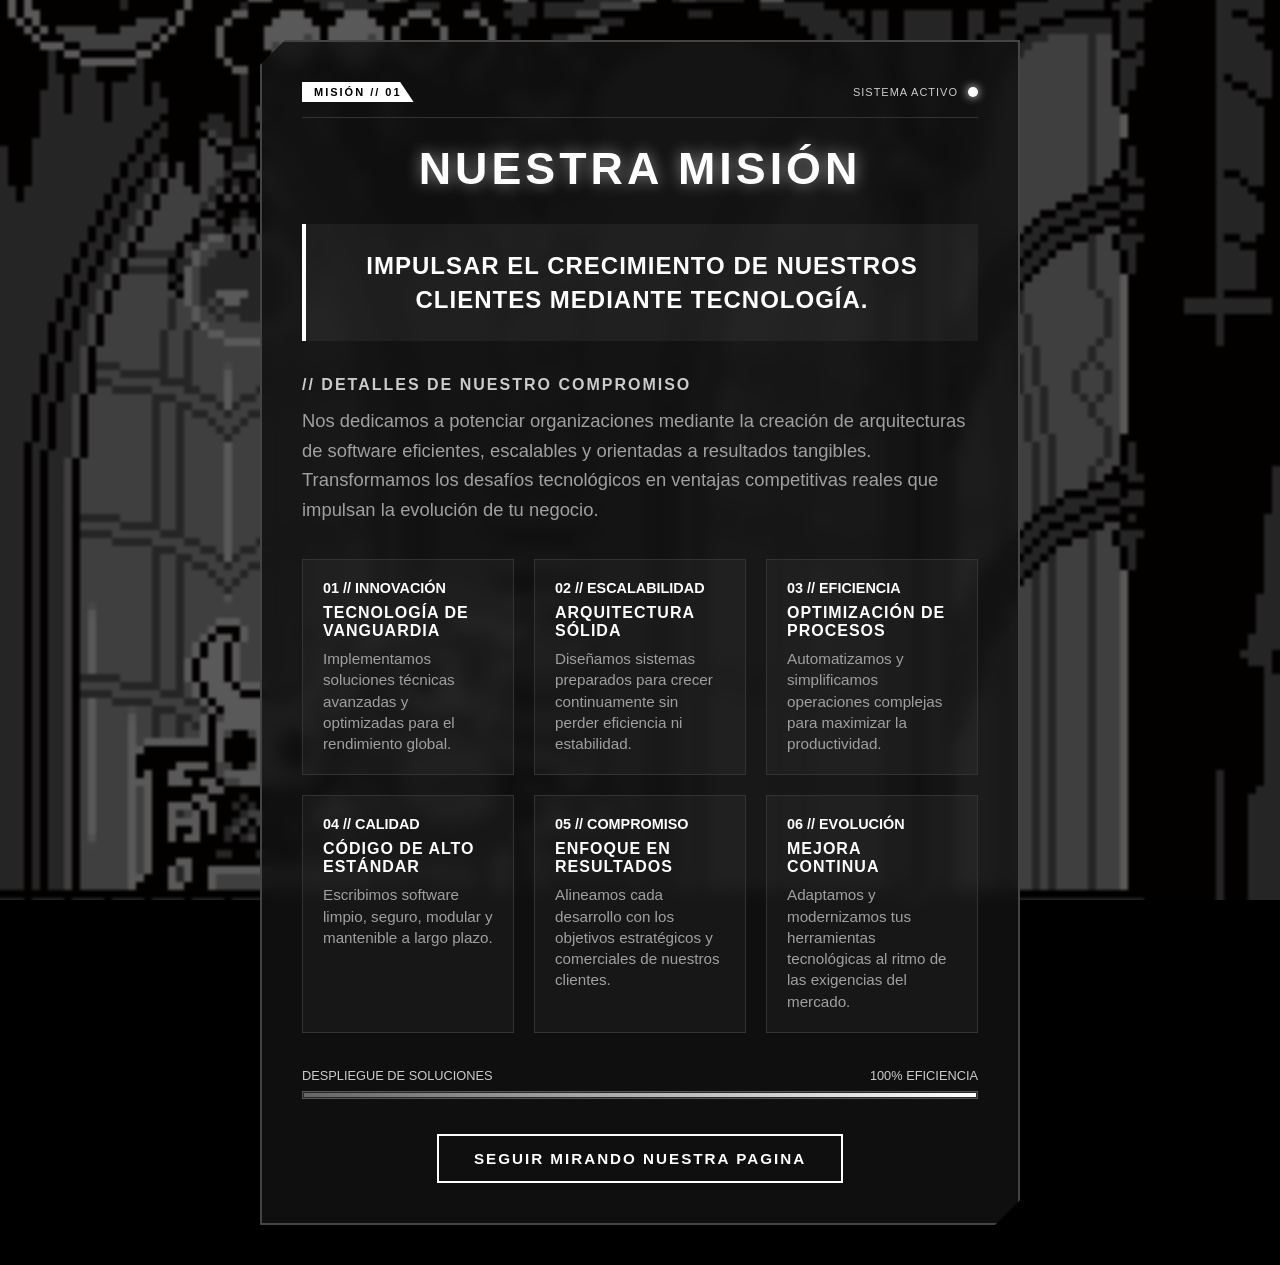
<file: mision.html>
<!DOCTYPE html>
<html lang="es">
<head>
  <meta charset="UTF-8">
  <meta name="viewport" content="width=device-width, initial-scale=1.0">
  <title>Misión - Desarrollo de Software</title>
  
  <link rel="stylesheet" href="mision.css">
</head>
<body>

 
  <div class="imagen-fondo"></div>

  
  <main class="seccion-mision">
    <article class="tarjeta-mision">

    
      <header class="encabezado-tarjeta">
        <div class="insignia">MISIÓN // 01</div>
        <div class="modulo-estado">
          <span class="texto-estado">SISTEMA ACTIVO</span>
          <span class="indicador-estado"></span>
        </div>
      </header>

     
      <h1 class="titulo-mision">NUESTRA MISIÓN</h1>

     
      <section class="bloque-declaracion">
        <p class="declaracion-principal">
          IMPULSAR EL CRECIMIENTO DE NUESTROS CLIENTES MEDIANTE TECNOLOGÍA.
        </p>
      </section>

    
      <section class="cuerpo-informacion">
        <h2 class="subtitulo-seccion">// DETALLES DE NUESTRO COMPROMISO</h2>
        <p class="descripcion-empresa">
          Nos dedicamos a potenciar organizaciones mediante la creación de arquitecturas de software eficientes, escalables y orientadas a resultados tangibles. Transformamos los desafíos tecnológicos en ventajas competitivas reales que impulsan la evolución de tu negocio.
        </p>
      </section>

     
      <section class="grilla-pilares">
        <div class="caja-pilar">
          <span class="numero-pilar">01 // INNOVACIÓN</span>
          <h3>TECNOLOGÍA DE VANGUARDIA</h3>
          <p>Implementamos soluciones técnicas avanzadas y optimizadas para el rendimiento global.</p>
        </div>

        <div class="caja-pilar">
          <span class="numero-pilar">02 // ESCALABILIDAD</span>
          <h3>ARQUITECTURA SÓLIDA</h3>
          <p>Diseñamos sistemas preparados para crecer continuamente sin perder eficiencia ni estabilidad.</p>
        </div>

        <div class="caja-pilar">
          <span class="numero-pilar">03 // EFICIENCIA</span>
          <h3>OPTIMIZACIÓN DE PROCESOS</h3>
          <p>Automatizamos y simplificamos operaciones complejas para maximizar la productividad.</p>
        </div>

        <div class="caja-pilar">
          <span class="numero-pilar">04 // CALIDAD</span>
          <h3>CÓDIGO DE ALTO ESTÁNDAR</h3>
          <p>Escribimos software limpio, seguro, modular y mantenible a largo plazo.</p>
        </div>

        <div class="caja-pilar">
          <span class="numero-pilar">05 // COMPROMISO</span>
          <h3>ENFOQUE EN RESULTADOS</h3>
          <p>Alineamos cada desarrollo con los objetivos estratégicos y comerciales de nuestros clientes.</p>
        </div>

        <div class="caja-pilar">
          <span class="numero-pilar">06 // EVOLUCIÓN</span>
          <h3>MEJORA CONTINUA</h3>
          <p>Adaptamos y modernizamos tus herramientas tecnológicas al ritmo de las exigencias del mercado.</p>
        </div>
      </section>

   
      <div class="contenedor-progreso" style="margin-top: 35px;">
        <div class="etiquetas-progreso">
          <span>DESPLIEGUE DE SOLUCIONES</span>
          <span>100% EFICIENCIA</span>
        </div>
        <div class="pista-progreso">
          <div class="barra-progreso"></div>
        </div>
      </div>

     
      <footer class="pie-tarjeta" style="margin-top: 30px;">
        <button class="boton-principal" onclick="window.location.href='index.html'">
          SEGUIR MIRANDO NUESTRA PAGINA
        </button>
      </footer>

    </article>
  </main>


</body>
</html>
</file>
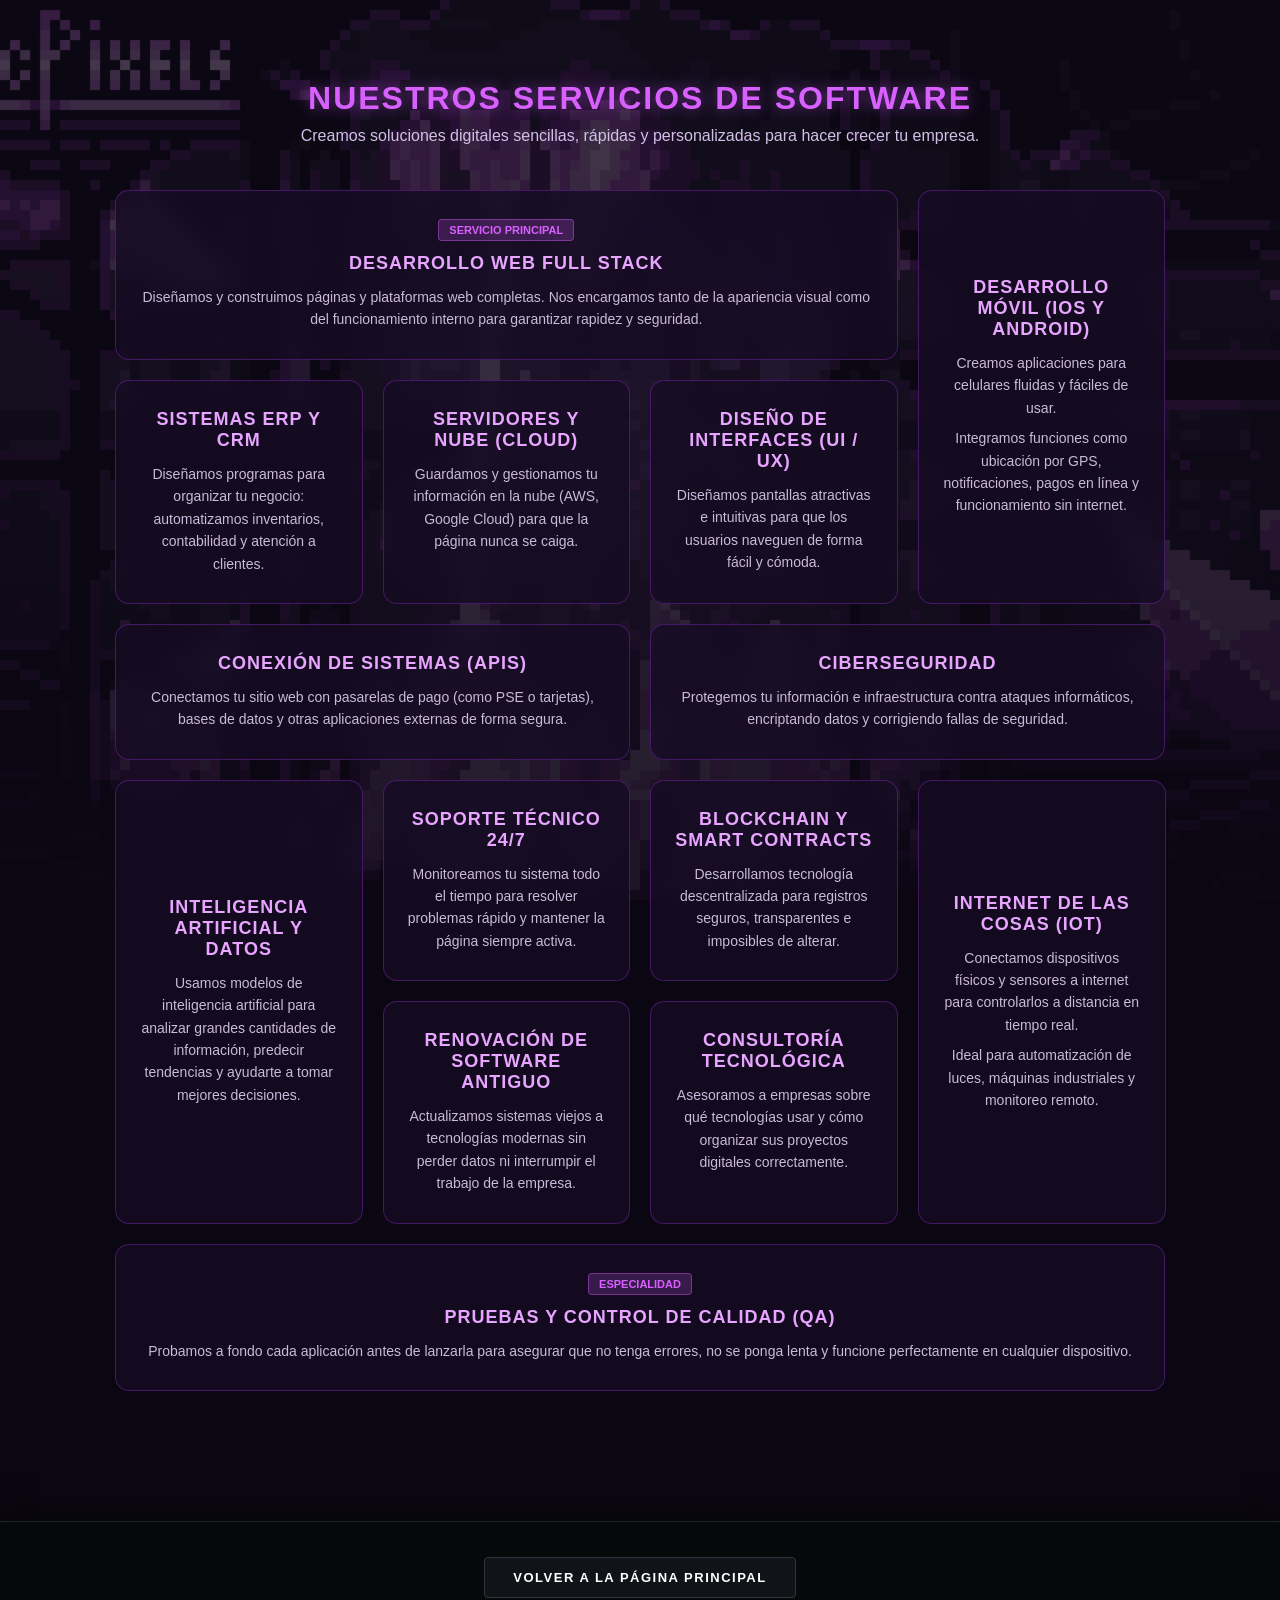
<file: servicios.html>
<!DOCTYPE html>
<html lang="es">
<head>
    <meta charset="UTF-8">
    <meta name="viewport" content="width=device-width, initial-scale=1.0">
    <title>Nuestros Servicios | Desarrollo de Software</title>
    <link rel="stylesheet" href="servicios.css">
</head>
<body>

    <section class="seccion-servicios">
        <div class="contenido-servicios">
            <h2>Nuestros Servicios de Software</h2>
            <p class="subtitulo-seccion">Creamos soluciones digitales sencillas, rápidas y personalizadas para hacer crecer tu empresa.</p>
            
            <div class="contenedor-servicios-grid">
                
             
                <div class="caja-opaca servicio-card card-destacada anim-izquierda">
                    <span class="etiqueta-destacada">Servicio Principal</span>
                    <h3>Desarrollo Web Full Stack</h3>
                    <p>Diseñamos y construimos páginas y plataformas web completas. Nos encargamos tanto de la apariencia visual como del funcionamiento interno para garantizar rapidez y seguridad.</p>
                </div>

                <div class="caja-opaca servicio-card card-vertical anim-derecha">
                    <h3>Desarrollo Móvil (iOS y Android)</h3>
                    <p>Creamos aplicaciones para celulares fluidas y fáciles de usar.</p>
                    <p>Integramos funciones como ubicación por GPS, notificaciones, pagos en línea y funcionamiento sin internet.</p>
                </div>

                <div class="caja-opaca servicio-card anim-zoom">
                    <h3>Sistemas ERP y CRM</h3>
                    <p>Diseñamos programas para organizar tu negocio: automatizamos inventarios, contabilidad y atención a clientes.</p>
                </div>

                <div class="caja-opaca servicio-card anim-arriba">
                    <h3>Servidores y Nube (Cloud)</h3>
                    <p>Guardamos y gestionamos tu información en la nube (AWS, Google Cloud) para que la página nunca se caiga.</p>
                </div>

                <div class="caja-opaca servicio-card anim-izquierda">
                    <h3>Diseño de Interfaces (UI / UX)</h3>
                    <p>Diseñamos pantallas atractivas e intuitivas para que los usuarios naveguen de forma fácil y cómoda.</p>
                </div>

            
                <div class="caja-opaca servicio-card card-horizontal anim-derecha">
                    <h3>Conexión de Sistemas (APIs)</h3>
                    <p>Conectamos tu sitio web con pasarelas de pago (como PSE o tarjetas), bases de datos y otras aplicaciones externas de forma segura.</p>
                </div>

                <div class="caja-opaca servicio-card card-horizontal anim-zoom">
                    <h3>Ciberseguridad</h3>
                    <p>Protegemos tu información e infraestructura contra ataques informáticos, encriptando datos y corrigiendo fallas de seguridad.</p>
                </div>

                
                <div class="caja-opaca servicio-card card-vertical anim-izquierda">
                    <h3>Inteligencia Artificial y Datos</h3>
                    <p>Usamos modelos de inteligencia artificial para analizar grandes cantidades de información, predecir tendencias y ayudarte a tomar mejores decisiones.</p>
                </div>

                <div class="caja-opaca servicio-card anim-arriba">
                    <h3>Soporte Técnico 24/7</h3>
                    <p>Monitoreamos tu sistema todo el tiempo para resolver problemas rápido y mantener la página siempre activa.</p>
                </div>

                <div class="caja-opaca servicio-card anim-derecha">
                    <h3>Blockchain y Smart Contracts</h3>
                    <p>Desarrollamos tecnología descentralizada para registros seguros, transparentes e imposibles de alterar.</p>
                </div>

           
                <div class="caja-opaca servicio-card card-vertical anim-zoom">
                    <h3>Internet de las Cosas (IoT)</h3>
                    <p>Conectamos dispositivos físicos y sensores a internet para controlarlos a distancia en tiempo real.</p>
                    <p>Ideal para automatización de luces, máquinas industriales y monitoreo remoto.</p>
                </div>

                <div class="caja-opaca servicio-card anim-izquierda">
                    <h3>Renovación de Software Antiguo</h3>
                    <p>Actualizamos sistemas viejos a tecnologías modernas sin perder datos ni interrumpir el trabajo de la empresa.</p>
                </div>

                <div class="caja-opaca servicio-card anim-arriba">
                    <h3>Consultoría Tecnológica</h3>
                    <p>Asesoramos a empresas sobre qué tecnologías usar y cómo organizar sus proyectos digitales correctamente.</p>
                </div>

                
                <div class="caja-opaca servicio-card card-destacada-final anim-derecha">
                    <span class="etiqueta-destacada">Especialidad</span>
                    <h3>Pruebas y Control de Calidad (QA)</h3>
                    <p>Probamos a fondo cada aplicación antes de lanzarla para asegurar que no tenga errores, no se ponga lenta y funcione perfectamente en cualquier dispositivo.</p>
                </div>

            </div>
        </div>
    </section>

    <footer class="pagina">
        <div class="contenedor">
            <a href="index.html" class="enlace-volver">Volver a la Página Principal</a>
        </div>
    </footer>

</body>
</html>
</file>
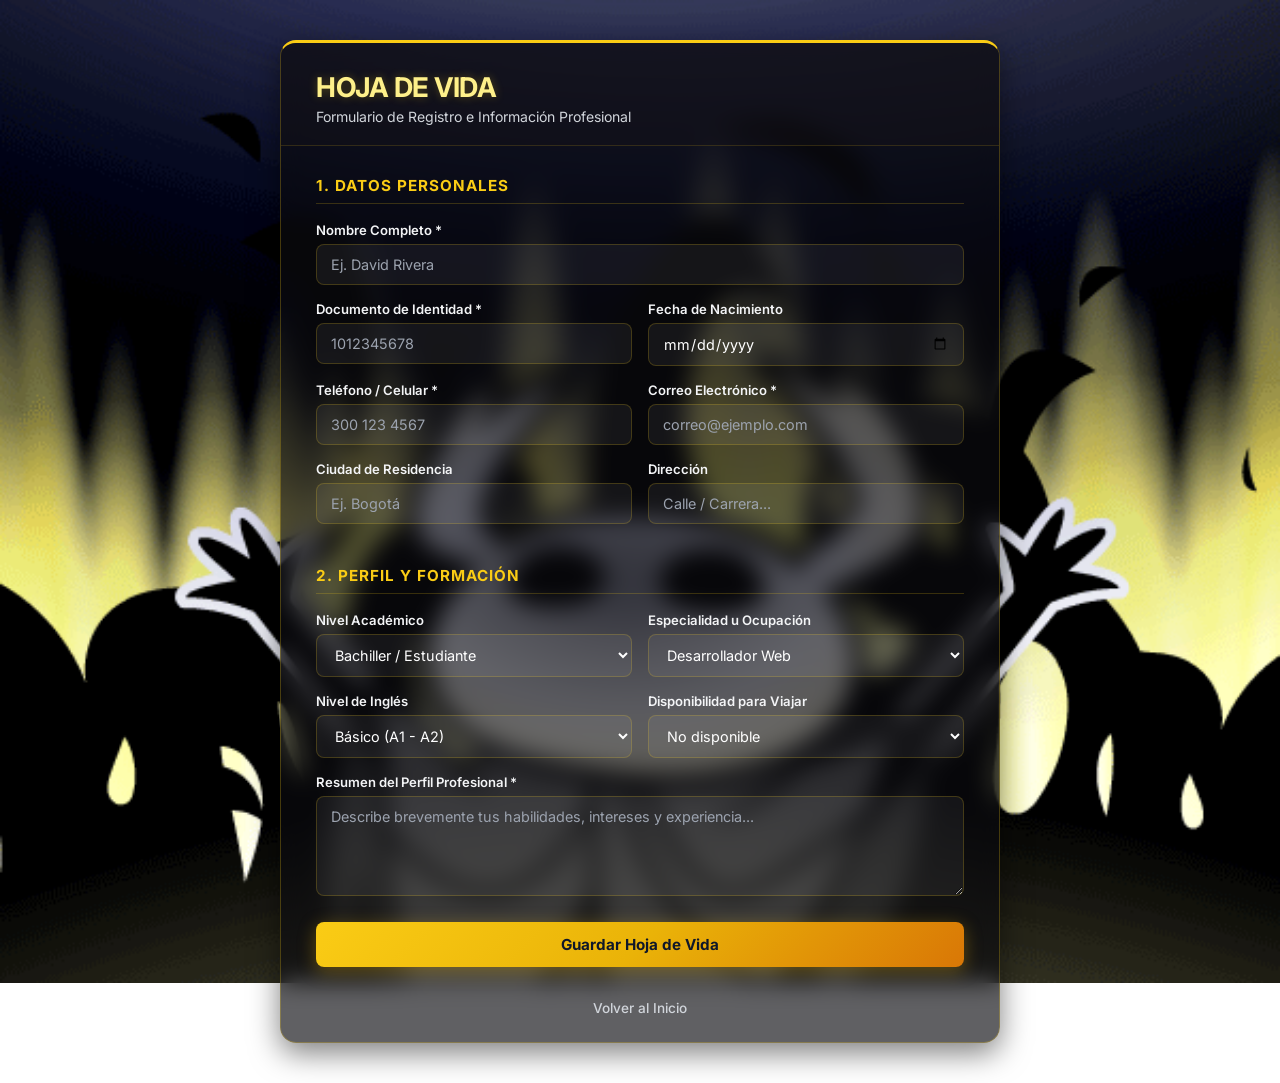
<file: trabaja.html>
<!DOCTYPE html>
<html lang="es">
<head>
    <meta charset="UTF-8">
    <meta name="viewport" content="width=device-width, initial-scale=1.0">
    <title>Hoja de Vida</title>
    <link rel="stylesheet" href="dores.css">
</head>
<body>

    <div class="tarjeta">
        
        <div class="cabecera">
            <h2 class="titulo">HOJA DE VIDA</h2>
            <p class="subtitulo">Formulario de Registro e Información Profesional</p>
        </div>

        <form id="miFormulario" class="formulario">
            
   
            <div class="seccion">
                <h3 class="subtitulo-seccion">1. Datos Personales</h3>
                
                <div class="caja">
                    <label for="nombre" class="etiqueta">Nombre Completo *</label>
                    <input type="text" id="nombre" class="input" placeholder="Ej. David Rivera">
                    <span class="alerta-error" id="errorNombre">Escribe tu nombre completo.</span>
                </div>

                <div class="bloque">
                    <div class="caja">
                        <label for="documento" class="etiqueta">Documento de Identidad *</label>
                        <input type="text" id="documento" class="input" placeholder="1012345678">
                        <span class="alerta-error" id="errorDocumento">Escribe tu documento.</span>
                    </div>

                    <div class="caja">
                        <label for="fechaNac" class="etiqueta">Fecha de Nacimiento</label>
                        <input type="date" id="fechaNac" class="input">
                    </div>
                </div>

                <div class="bloque">
                    <div class="caja">
                        <label for="telefono" class="etiqueta">Teléfono / Celular *</label>
                        <input type="text" id="telefono" class="input" placeholder="300 123 4567">
                        <span class="alerta-error" id="errorTelefono">Escribe tu teléfono.</span>
                    </div>

                    <div class="caja">
                        <label for="correo" class="etiqueta">Correo Electrónico *</label>
                        <input type="email" id="correo" class="input" placeholder="correo@ejemplo.com">
                        <span class="alerta-error" id="errorCorreo">Escribe un correo válido.</span>
                    </div>
                </div>

                <div class="bloque">
                    <div class="caja">
                        <label for="ciudad" class="etiqueta">Ciudad de Residencia</label>
                        <input type="text" id="ciudad" class="input" placeholder="Ej. Bogotá">
                    </div>

                    <div class="caja">
                        <label for="direccion" class="etiqueta">Dirección</label>
                        <input type="text" id="direccion" class="input" placeholder="Calle / Carrera...">
                    </div>
                </div>
            </div>

           
            <div class="seccion">
                <h3 class="subtitulo-seccion">2. Perfil y Formación</h3>
                
                <div class="bloque">
                    <div class="caja">
                        <label for="escolaridad" class="etiqueta">Nivel Académico</label>
                        <select id="escolaridad" class="input">
                            <option value="bachiller">Bachiller / Estudiante</option>
                            <option value="tecnico">Técnico / Tecnólogo</option>
                            <option value="universitario">Pregrado / Universitario</option>
                            <option value="postgrado">Postgrado / Maestría</option>
                        </select>
                    </div>

                    <div class="caja">
                        <label for="rol" class="etiqueta">Especialidad u Ocupación</label>
                        <select id="rol" class="input">
                            <option value="desarrollador">Desarrollador Web</option>
                            <option value="multimedia">Ingeniero / Diseñador Multimedia</option>
                            <option value="gamedev">Desarrollador de Videojuegos</option>
                            <option value="otro">Otro</option>
                        </select>
                    </div>
                </div>

                <div class="bloque">
                    <div class="caja">
                        <label for="ingles" class="etiqueta">Nivel de Inglés</label>
                        <select id="ingles" class="input">
                            <option value="basico">Básico (A1 - A2)</option>
                            <option value="intermedio">Intermedio (B1 - B2)</option>
                            <option value="avanzado">Avanzado (C1 - C2)</option>
                        </select>
                    </div>

                    <div class="caja">
                        <label for="disponibilidad" class="etiqueta">Disponibilidad para Viajar</label>
                        <select id="disponibilidad" class="input">
                            <option value="no">No disponible</option>
                            <option value="si">Sí disponible</option>
                        </select>
                    </div>
                </div>

                <div class="caja">
                    <label for="perfil" class="etiqueta">Resumen del Perfil Profesional *</label>
                    <textarea id="perfil" class="input" rows="4" placeholder="Describe brevemente tus habilidades, intereses y experiencia..."></textarea>
                    <span class="alerta-error" id="errorPerfil">Escribe algo sobre tu perfil.</span>
                </div>
            </div>

            <button type="submit" class="boton">Guardar Hoja de Vida</button>

            <div class="alerta-exito" id="alertaExito">
                ¡Hoja de Vida guardada con éxito!
            </div>
        </form>

        <div class="pie">
            <a href="index.html" class="enlace">Volver al Inicio</a>
        </div>

    </div>

    <script src="funciones.js"></script>
</body>
</html>
</file>
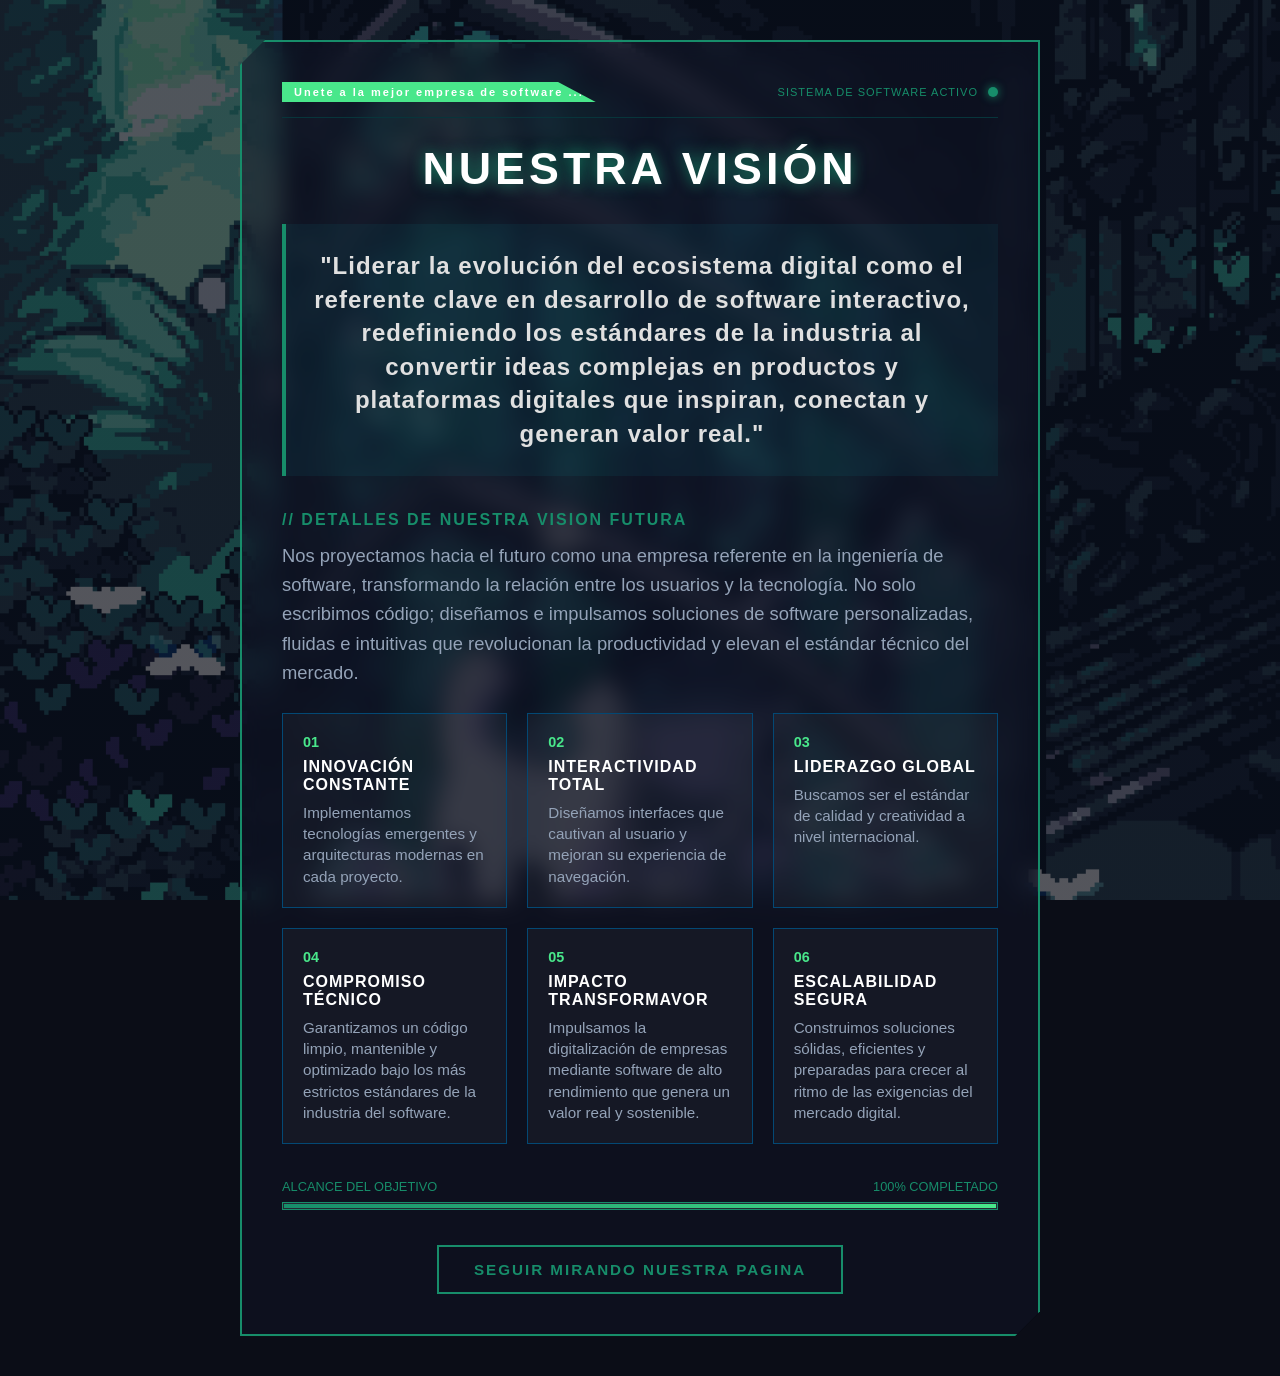
<file: vision.html>
<!DOCTYPE html>
<html lang="es">
<head>
  <meta charset="UTF-8">
  <meta name="viewport" content="width=device-width, initial-scale=1.0">
  <title>Visión | Empresa de Desarrollo de Software</title>
  <link rel="stylesheet" href="vision.css">
  <link href="" rel="stylesheet">
</head>
<body>

  <!-- Capa de fondo para la imagen -->
  <div class="imagen-fondo"></div>

  <main class="seccion-vision">
    <article class="tarjeta-vision">
      
      <!-- Encabezado  -->
      <header class="encabezado-tarjeta">
        <span class="insignia">Unete a la mejor empresa de software ...</span>
        <div class="modulo-estado">
          <span class="texto-estado">SISTEMA DE SOFTWARE ACTIVO</span>
          <span class="indicador-estado"></span>
        </div>
      </header>

    
      <h1 class="titulo-vision">NUESTRA VISIÓN</h1>


      <section class="bloque-declaracion">

        <p class="declaracion-principal">
          "Liderar la evolución del ecosistema digital como el referente clave en desarrollo de software interactivo, redefiniendo los estándares de la industria al convertir ideas complejas en productos y plataformas digitales que inspiran, conectan y generan valor real."
        </p>
      </section>


      <section class="cuerpo-informacion">
        <h2 class="subtitulo-seccion">// DETALLES DE NUESTRA VISION FUTURA</h2>
        <p class="descripcion-empresa">
          Nos proyectamos hacia el futuro como una empresa referente en la ingeniería de software, transformando la relación entre los usuarios y la tecnología. No solo escribimos código; diseñamos e impulsamos soluciones de software personalizadas, fluidas e intuitivas que revolucionan la productividad y elevan el estándar técnico del mercado.
        </p>


        <div class="grilla-pilares">
          <div class="caja-pilar">
            <span class="numero-pilar">01</span>
            <h3>INNOVACIÓN CONSTANTE</h3>
            <p>Implementamos tecnologías emergentes y arquitecturas modernas en cada proyecto.</p>
          </div>

          <div class="caja-pilar">
            <span class="numero-pilar">02</span>
            <h3>INTERACTIVIDAD TOTAL</h3>
            <p>Diseñamos interfaces que cautivan al usuario y mejoran su experiencia de navegación.</p>
          </div>

          <div class="caja-pilar">
            <span class="numero-pilar">03</span>
            <h3>LIDERAZGO GLOBAL</h3>
            <p>Buscamos ser el estándar de calidad y creatividad a nivel internacional.</p>
          </div>

          <div class="caja-pilar">
            <span class="numero-pilar">04</span>
            <h3>COMPROMISO TÉCNICO</h3>
            <p>Garantizamos un código limpio, mantenible y optimizado bajo los más estrictos estándares de la industria del software.</p>
          </div>
          
          <div class="caja-pilar">
            <span class="numero-pilar">05</span>
            <h3>IMPACTO TRANSFORMAVOR</h3>
            <p>Impulsamos la digitalización de empresas mediante software de alto rendimiento que genera un valor real y sostenible.</p>
          </div>
          
          <div class="caja-pilar">
            <span class="numero-pilar">06</span>
            <h3>ESCALABILIDAD SEGURA</h3>
            <p>Construimos soluciones sólidas, eficientes y preparadas para crecer al ritmo de las exigencias del mercado digital.</p>
          </div>          
        </div>
      </section>

      <!-- Barra de progreso  -->
      <section class="contenedor-progreso">
        <div class="etiquetas-progreso">
          <span>ALCANCE DEL OBJETIVO</span>
          <span>100% COMPLETADO</span>
        </div>
        <div class="pista-progreso">
          <div class="barra-progreso"></div>
        </div>
      </section>

      <!-- Pie de tarjeta  -->
<footer class="pie-tarjeta">
  <button class="boton-principal" onclick="window.location.href='index.html'">
    SEGUIR MIRANDO NUESTRA PAGINA
  </button>
</footer>

    </article>
  </main>

</body>
</html>
</file>
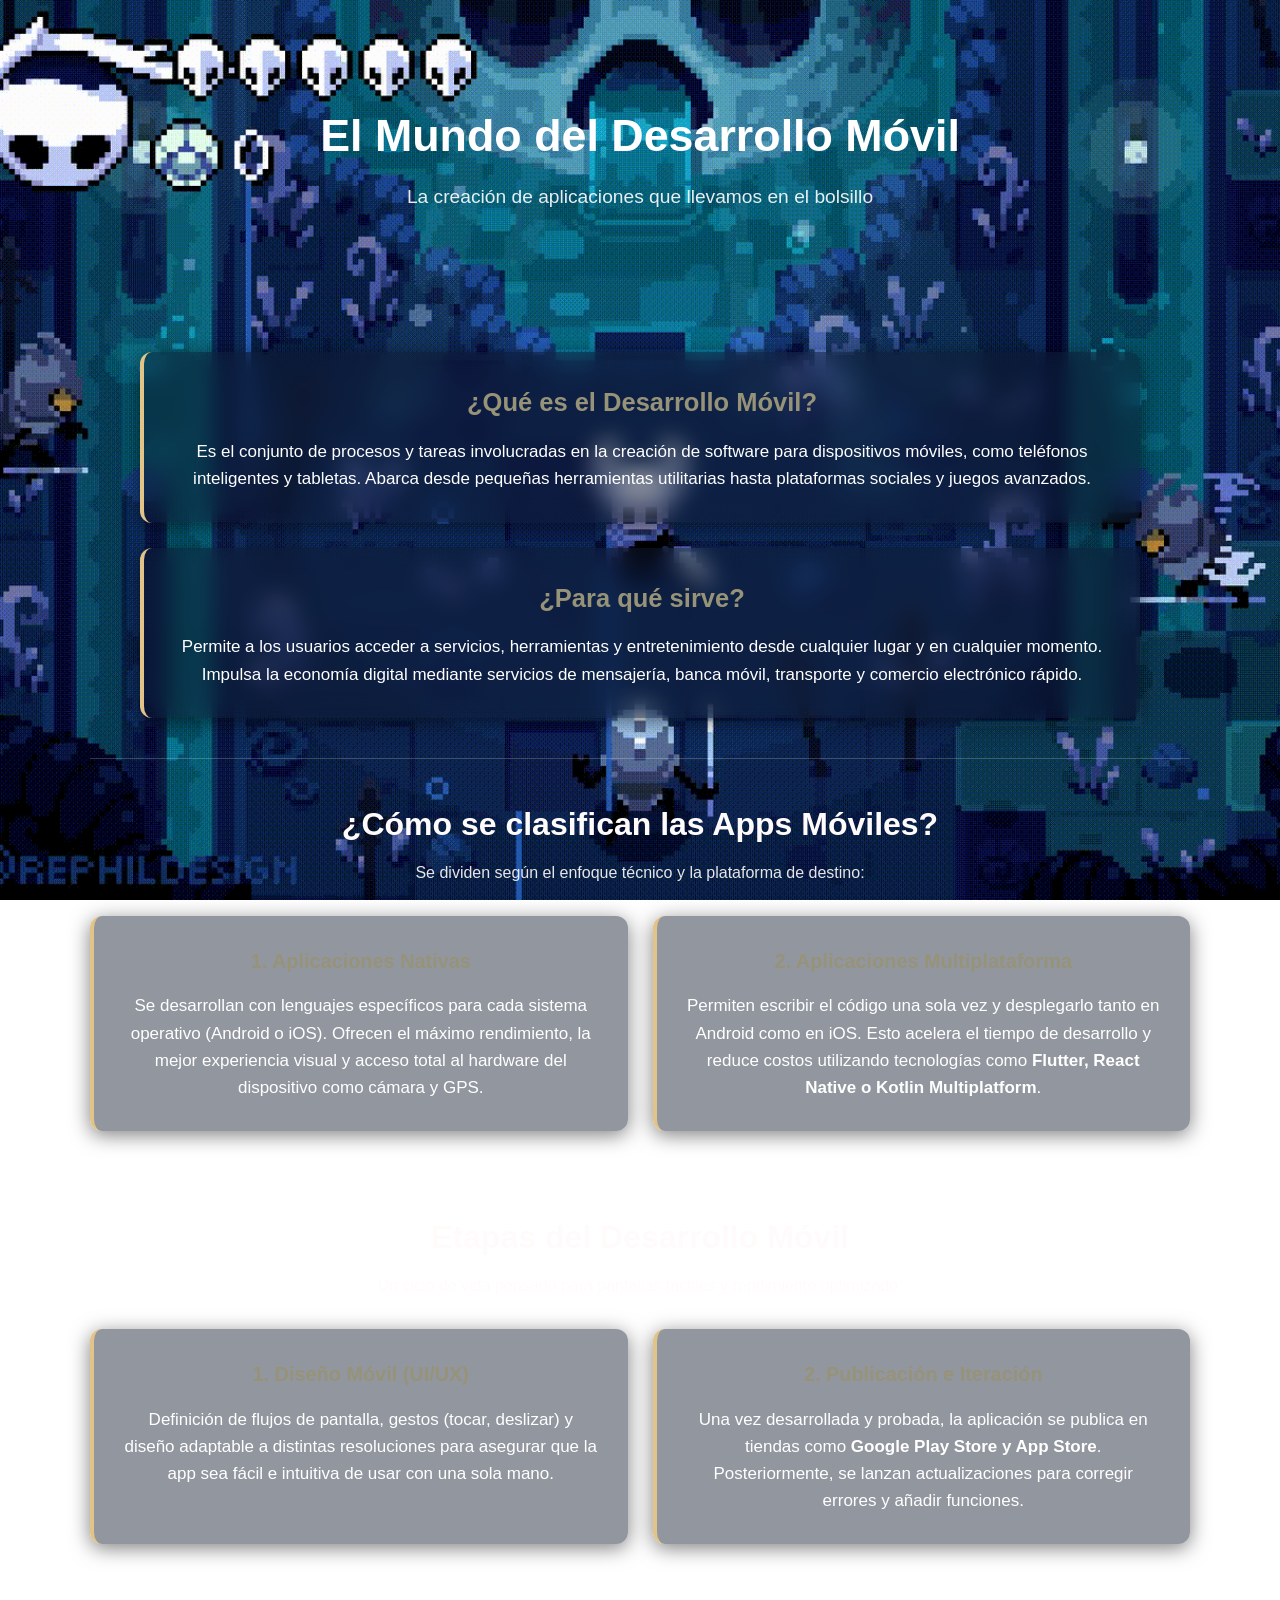
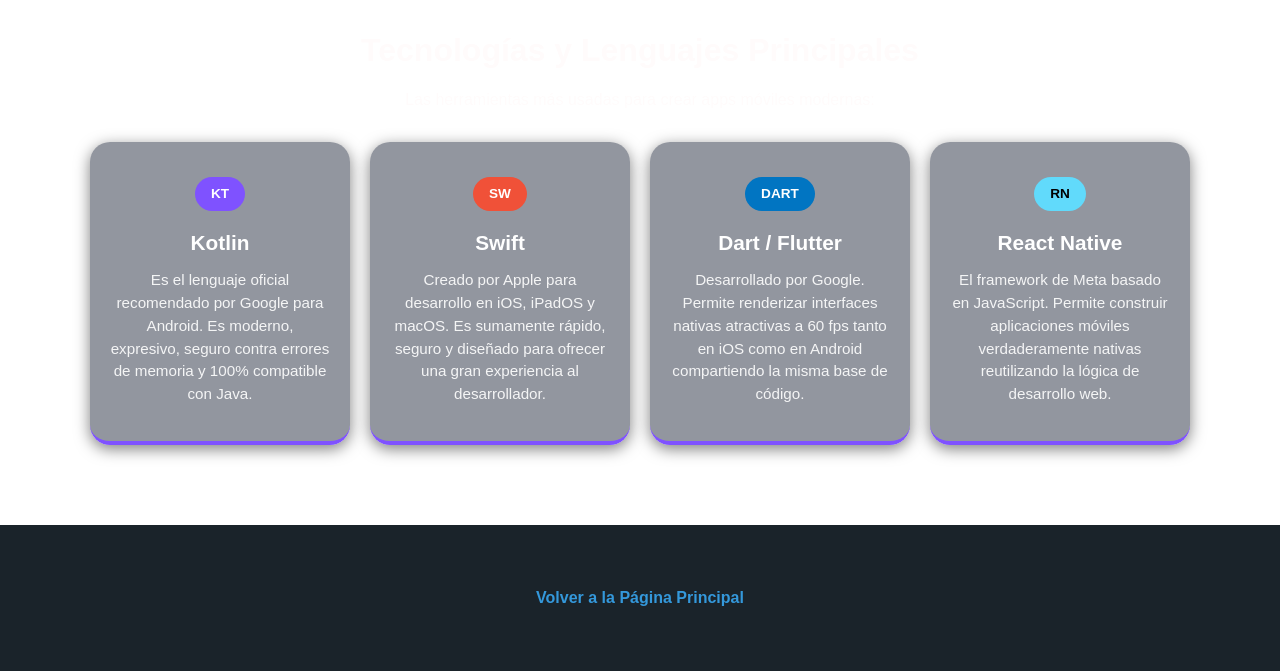
<file: repositorio-riverass/desarrollo-movil.html>
<!DOCTYPE html>
<html lang="es">
<head>
    <meta charset="UTF-8">
    <meta name="viewport" content="width=device-width, initial-scale=1.0">
    <title>Desarrollo Móvil - Aprende más</title>
    <link rel="stylesheet" href="estilo-movil.css">
</head>
<body>

    <header class="cabecera">
        <div class="contenedor">
            <h1 class="titulo-principal">El Mundo del Desarrollo Móvil</h1>
            <p class="subtitulo-principal">La creación de aplicaciones que llevamos en el bolsillo</p>
        </div>
    </header>

    <main class="contenedor">
        

        <section class="seccion seccion-1">
            <div class="columnas">
                <div class="tarjeta">
                    <h2 class="titulo-tarjeta">¿Qué es el Desarrollo Móvil?</h2>
                    <p class="texto-tarjeta">Es el conjunto de procesos y tareas involucradas en la creación de software para dispositivos móviles, como teléfonos inteligentes y tabletas. Abarca desde pequeñas herramientas utilitarias hasta plataformas sociales y juegos avanzados.</p>
                </div>
                <div class="tarjeta">
                    <h2 class="titulo-tarjeta">¿Para qué sirve?</h2>
                    <p class="texto-tarjeta">Permite a los usuarios acceder a servicios, herramientas y entretenimiento desde cualquier lugar y en cualquier momento. Impulsa la economía digital mediante servicios de mensajería, banca móvil, transporte y comercio electrónico rápido.</p>
                </div>
            </div>
        </section>

        <hr class="linea-divisora">


        <section class="seccion seccion-2">
            <h2 class="titulo-seccion">¿Cómo se clasifican las Apps Móviles?</h2>
            <p class="subtitulo-seccion">Se dividen según el enfoque técnico y la plataforma de destino:</p>
            
            <div class="columnas">
                <div class="paso">
                    <h3 class="titulo-paso">1. Aplicaciones Nativas</h3>
                    <p class="texto-paso">Se desarrollan con lenguajes específicos para cada sistema operativo (Android o iOS). Ofrecen el máximo rendimiento, la mejor experiencia visual y acceso total al hardware del dispositivo como cámara y GPS.</p>
                </div>
                <div class="paso">
                    <h3 class="titulo-paso">2. Aplicaciones Multiplataforma</h3>
                    <p class="texto-paso">Permiten escribir el código una sola vez y desplegarlo tanto en Android como en iOS. Esto acelera el tiempo de desarrollo y reduce costos utilizando tecnologías como <strong>Flutter, React Native o Kotlin Multiplatform</strong>.</p>
                </div>
            </div>
        </section>

        <hr class="linea-divisora">


        <section class="seccion seccion-3">
            <h2 class="titulo-seccion">Etapas del Desarrollo Móvil</h2>
            <p class="subtitulo-seccion">Un ciclo de vida pensado para pantallas táctiles y rendimiento optimizado:</p>
            
            <div class="columnas">
                <div class="paso">
                    <h3 class="titulo-paso">1. Diseño Móvil (UI/UX)</h3>
                    <p class="texto-paso">Definición de flujos de pantalla, gestos (tocar, deslizar) y diseño adaptable a distintas resoluciones para asegurar que la app sea fácil e intuitiva de usar con una sola mano.</p>
                </div>
                <div class="paso">
                    <h3 class="titulo-paso">2. Publicación e Iteración</h3>
                    <p class="texto-paso">Una vez desarrollada y probada, la aplicación se publica en tiendas como <strong>Google Play Store y App Store</strong>. Posteriormente, se lanzan actualizaciones para corregir errores y añadir funciones.</p>
                </div>
            </div>
        </section>      

        <hr class="linea-divisora">


        <section class="seccion seccion-lenguajes">
            <h2 class="titulo-seccion">Tecnologías y Lenguajes Principales</h2>
            <p class="subtitulo-seccion">Las herramientas más usadas para crear apps móviles modernas:</p>
            
            <div class="rejilla-vertical">
                
                <div class="tarjeta-vertical">
                    <span class="etiqueta etiqueta-kt">KT</span>
                    <h3 class="nombre-lenguaje">Kotlin</h3>
                    <p class="texto-lenguaje">Es el lenguaje oficial recomendado por Google para Android. Es moderno, expresivo, seguro contra errores de memoria y 100% compatible con Java.</p>
                </div>

                <div class="tarjeta-vertical">
                    <span class="etiqueta etiqueta-swift">SW</span>
                    <h3 class="nombre-lenguaje">Swift</h3>
                    <p class="texto-lenguaje">Creado por Apple para desarrollo en iOS, iPadOS y macOS. Es sumamente rápido, seguro y diseñado para ofrecer una gran experiencia al desarrollador.</p>
                </div>

                <div class="tarjeta-vertical">
                    <span class="etiqueta etiqueta-dart">DART</span>
                    <h3 class="nombre-lenguaje">Dart / Flutter</h3>
                    <p class="texto-lenguaje">Desarrollado por Google. Permite renderizar interfaces nativas atractivas a 60 fps tanto en iOS como en Android compartiendo la misma base de código.</p>
                </div>

                <div class="tarjeta-vertical">
                    <span class="etiqueta etiqueta-react">RN</span>
                    <h3 class="nombre-lenguaje">React Native</h3>
                    <p class="texto-lenguaje">El framework de Meta basado en JavaScript. Permite construir aplicaciones móviles verdaderamente nativas reutilizando la lógica de desarrollo web.</p>
                </div>

            </div>
        </section>

    </main>
    <footer class="pagina">
        <div class="contenedor">
            <a href="index.html" class="enlace-volver"> Volver a la Página Principal</a>
        </div>
    </footer>



</body>
</html>
</file>
<file: pagina_principal.css>
* {
    margin: 0;
    padding: 0;
    box-sizing: border-box;
}

html {
    scroll-behavior: smooth;
}

body {
    background: #080a0d;
    color: #d8dce0;
    font-family: Arial, sans-serif;
    overflow-x: hidden;
}

#menu {
    width: 100%;
    height: 70px;
    background: #07080a;
    border-bottom: 1px solid #30353b;
    display: flex;
    align-items: center;
    justify-content: center;
    position: fixed;
    top: 0;
    left: 0;
    z-index: 100;
}

#menu ul {
    list-style: none;
    display: flex;
    align-items: center;
    justify-content: center;
    gap: 5px;
}

#menu li {
    position: relative;
}

#menu a {
    display: block;
    padding: 25px 14px;
    color: #aeb4bb;
    text-decoration: none;
    font-size: 13px;
    transition: 0.3s;
}

#menu a:hover {
    color: white;
}

#menu ul ul {
    display: none;
    position: absolute;
    top: 70px;
    left: 0;
    width: 190px;
    background: #080a0d;
    border: 1px solid #30353b;
    padding: 5px 0;
}

#menu li:hover > ul {
    display: block;
}

#menu ul ul li {
    width: 100%;
}

#menu ul ul a {
    padding: 14px 18px;
    font-size: 12px;
}

#menu ul ul a:hover {
    background: #151a1f;
}

.slider-container {
    width: 100vw;
    height: 100vh;
    display: flex;
    flex-direction: row;
    overflow: hidden;
    position: relative;
    scroll-behavior: smooth;
}

.pantalla {
    width: 100vw;
    min-width: 100vw;
    height: 100vh;
    min-height: 100vh;
    flex-shrink: 0;
    display: flex;
    align-items: center;
    justify-content: center;
    padding: 110px 8% 60px;
    position: relative;
}

.pagina-inicio {
    background-image:
        linear-gradient(
            rgba(5, 7, 9, 0.82),
            rgba(5, 7, 9, 0.96)
        ),
        url("fondo1.gif");
    background-size: cover;
    background-position: center;
    background-attachment: fixed;
}

.pagina-servicios {
    background-image:
        linear-gradient(
            rgba(5, 7, 9, 0.82),
            rgba(5, 7, 9, 0.96)
        ),
        url("fondos2.gif");
    background-size: cover;
    background-position: center;
    background-attachment: fixed;
    border-left: 1px solid #20252a;
}

.pagina-contacto {
    background-image:
        linear-gradient(
            rgba(5, 7, 9, 0.82),
            rgba(5, 7, 9, 0.96)
        ),
        url("fondo3.gif");
    background-size: cover;
    background-position: center;
    background-attachment: fixed;
    border-left: 1px solid #20252a;
}

.contenido-seccion {
    width: 100%;
    max-width: 1150px;
    display: flex;
    flex-direction: column;
    align-items: center;
    justify-content: center;
    gap: 35px;
}

#texto {
    width: 100%;
    max-width: 900px;
    text-align: center;
    animation: aparecer 0.8s ease;
}

#texto h1,
#texto h2 {
    color: white;
    font-family: Georgia, serif;
    font-size: clamp(38px, 5vw, 70px);
    line-height: 0.95;
    letter-spacing: 3px;
    margin-bottom: 25px;
}

#texto p {
    max-width: 700px;
    margin: auto;
    color: #9ba1a7;
    line-height: 1.8;
    font-size: 15px;
}

.contenedor-tarjetas {
    width: 100%;
    display: grid;
    grid-template-columns: repeat(4, 1fr);
    gap: 18px;
}

.contenedor-tarjetas a {
    text-decoration: none;
    color: inherit;
}

.tarjeta-info {
    width: 100%;
    height: 245px;
    background: #101419;
    border: 1px solid #30363c;
    padding: 18px;
    text-align: center;
    transition: 0.3s;
    overflow: hidden;
}

.tarjeta-info:hover {
    transform: translateY(-7px);
    border-color: #89939c;
    background: #151a1f;
}

.tarjeta-info img {
    width: 100%;
    height: 115px;
    object-fit: cover;
    border: 1px solid #252a30;
    margin-bottom: 15px;
}

.tarjeta-info h3 {
    color: white;
    font-size: 15px;
    letter-spacing: 2px;
    margin-bottom: 10px;
}

.tarjeta-info p {
    color: #92999f;
    font-size: 13px;
    line-height: 1.5;
}

.slider-anterior,
.slider-siguiente {
    position: fixed;
    top: 50%;
    transform: translateY(-50%);
    width: 45px;
    height: 45px;
    border: 1px solid #596169;
    background: rgba(8, 10, 13, 0.85);
    color: #d8dce0;
    font-size: 25px;
    cursor: pointer;
    z-index: 50;
    transition: 0.3s;
}

.slider-anterior {
    left: 20px;
}

.slider-siguiente {
    right: 20px;
}

.slider-anterior:hover,
.slider-siguiente:hover {
    background: white;
    color: #080a0d;
    border-color: white;
}

.slider-indicadores {
    position: fixed;
    bottom: 25px;
    left: 50%;
    transform: translateX(-50%);
    display: flex;
    gap: 10px;
    z-index: 50;
}

.indicador {
    width: 9px;
    height: 9px;
    border-radius: 50%;
    border: 1px solid #8d969e;
    background: transparent;
    cursor: pointer;
    transition: 0.3s;
}

.indicador.activo {
    background: white;
    border-color: white;
    transform: scale(1.2);
}

.seccion-abajo {
    width: 100%;
    min-height: 100vh;
    padding: 120px 10%;
    display: flex;
    align-items: center;
    justify-content: center;
    background-image:
        linear-gradient(
            rgba(5, 7, 9, 0.82),
            rgba(5, 7, 9, 0.96)
        ),
        url("pixell (1).jpg");
    background-size: cover;
    background-position: center;
    border-top: 1px solid #20252a;
}

.contenido-abajo {
    width: 100%;
    max-width: 1100px;
    text-align: center;
}

.contenido-abajo h2 {
    color: white;
    font-family: Georgia, serif;
    font-size: 42px;
    letter-spacing: 2px;
    margin-bottom: 45px;
}

.contenedor-cajas-nuevas {
    display: flex;
    gap: 20px;
    margin-bottom: 20px;
}

.caja-opaca {
    flex: 1;
    background: #101419;
    border: 1px solid #30363c;
    padding: 30px;
    transition: transform 0.3s cubic-bezier(0.25, 0.8, 0.25, 1), 
                border-color 0.3s ease, 
                background 0.3s ease, 
                box-shadow 0.3s ease;
    cursor: pointer;
    position: relative;
    will-change: transform;
}

.caja-opaca:hover {
    transform: translateY(-15px) scale(1.03) !important;
    border-color: #ffffff !important;
    background: #181f26 !important;
    box-shadow: 0 20px 35px rgba(0, 0, 0, 0.85), 0 0 20px rgba(255, 255, 255, 0.15) !important;
    z-index: 10;
}

.caja-opaca h3 {
    color: white;
    font-size: 16px;
    letter-spacing: 2px;
    margin-bottom: 15px;
    transition: color 0.3s ease;
}

.caja-opaca:hover h3 {
    color: #61afef;
}

.caja-opaca p {
    color: #92999f;
    line-height: 1.7;
    font-size: 14px;
}

@keyframes entradaIzquierda {
    from {
        opacity: 0;
        transform: translateX(-60px);
    }
    to {
        opacity: 1;
        transform: translateX(0);
    }
}

@keyframes entradaDerecha {
    from {
        opacity: 0;
        transform: translateX(60px);
    }
    to {
        opacity: 1;
        transform: translateX(0);
    }
}

@keyframes entradaZoom {
    from {
        opacity: 0;
        transform: scale(0.8);
    }
    to {
        opacity: 1;
        transform: scale(1);
    }
}

@keyframes entradaRotativa {
    from {
        opacity: 0;
        transform: translateY(40px) rotate(-3deg);
    }
    to {
        opacity: 1;
        transform: translateY(0) rotate(0deg);
    }
}

@keyframes aparecer {
    from {
        opacity: 0;
        transform: translateY(35px);
    }
    to {
        opacity: 1;
        transform: translateY(0);
    }
}

.fila-3 .caja-opaca:nth-child(1) { animation: entradaIzquierda 0.8s ease forwards; }
.fila-3 .caja-opaca:nth-child(2) { animation: entradaZoom 0.8s ease forwards; }
.fila-3 .caja-opaca:nth-child(3) { animation: entradaDerecha 0.8s ease forwards; }

.fila-2 .caja-opaca:nth-child(1) { animation: entradaIzquierda 1s ease forwards; }
.fila-2 .caja-opaca:nth-child(2) { animation: entradaDerecha 1s ease forwards; }

.fila-1 .caja-opaca { animation: entradaRotativa 1.1s ease forwards; }

.fila-asimetrica-1 .caja-opaca:nth-child(1) { animation: entradaIzquierda 0.9s ease forwards; }
.fila-asimetrica-1 .caja-opaca:nth-child(2) { animation: entradaDerecha 0.9s ease forwards; }

.fila-cuatro .caja-opaca:nth-child(1) { animation: entradaIzquierda 0.7s ease forwards; }
.fila-cuatro .caja-opaca:nth-child(2) { animation: aparecer 0.8s ease forwards; }
.fila-cuatro .caja-opaca:nth-child(3) { animation: entradaZoom 0.9s ease forwards; }
.fila-cuatro .caja-opaca:nth-child(4) { animation: entradaDerecha 1s ease forwards; }

.fila-asimetrica-2 .caja-opaca:nth-child(1) { animation: entradaRotativa 1s ease forwards; }
.fila-asimetrica-2 .caja-opaca:nth-child(2) { animation: entradaDerecha 1.1s ease forwards; }

.seccion-ia {
    background-image:
        linear-gradient(
            rgba(5, 7, 9, 0.82),
            rgba(5, 7, 9, 0.96)
        ),
        url("intelii.gif");
    background-size: cover;
    background-position: center;
    border-top: 1px solid #20252a;
}

#texto h1,
#texto h2,
.contenido-abajo h2,
.titulo-ia {
    position: relative;
    display: inline-block;
    transition: all 0.4s ease;
    animation: brilloTitulo 4s infinite alternate;
    cursor: default;
}

#texto h1:hover,
#texto h2:hover,
.contenido-abajo h2:hover,
.titulo-ia:hover {
    transform: scale(1.03);
    letter-spacing: 4px;
    text-shadow: 0 0 15px rgba(255, 255, 255, 0.6), 0 0 30px rgba(137, 147, 156, 0.4);
    color: #ffffff;
}

@keyframes brilloTitulo {
    0% {
        opacity: 0.85;
        text-shadow: 0 0 2px rgba(255, 255, 255, 0.2);
    }
    100% {
        opacity: 1;
        text-shadow: 0 0 10px rgba(255, 255, 255, 0.5);
    }
}

.fila-asimetrica-1 {
    display: grid;
    grid-template-columns: 1.8fr 1fr;
    gap: 20px;
    margin-bottom: 20px;
}

.fila-cuatro {
    display: grid;
    grid-template-columns: repeat(4, 1fr);
    gap: 20px;
    margin-bottom: 20px;
}

.fila-asimetrica-2 {
    display: grid;
    grid-template-columns: 1fr 1.8fr;
    gap: 20px;
    margin-bottom: 20px;
}

.badge-ia {
    display: inline-block;
    font-size: 10px;
    text-transform: uppercase;
    letter-spacing: 1.5px;
    color: #89939c;
    border: 1px solid #30363c;
    padding: 3px 8px;
    border-radius: 3px;
    margin-bottom: 12px;
    background: rgba(8, 10, 13, 0.6);
}

.caja-mini h3 {
    font-size: 14px;
}

.caja-mini p {
    font-size: 12px;
}

@media (max-width: 768px) {

    html,
    body {
        width: 100% !important;
        max-width: 100% !important;
        overflow-x: hidden !important;
    }

    #menu {
        width: 100%;
        height: 60px;
    }

    #menu ul {
        width: 100%;
        display: flex;
        justify-content: center;
        gap: 0;
        overflow: hidden;
    }

    #menu a {
        padding: 21px 7px;
        font-size: 11px;
        white-space: nowrap;
    }

    .slider-container {
        width: 100%;
        height: auto;
        display: flex;
        flex-direction: row;
        overflow-x: hidden;
        overflow-y: visible;
        position: relative;
    }

    .pantalla {
        flex: 0 0 100%;
        width: 100% !important;
        min-width: 100% !important;
        max-width: 100% !important;
        height: auto;
        min-height: 100vh;
        padding: 80px 8px 30px !important; 
        box-sizing: border-box !important;
        display: flex;
        align-items: center;
        justify-content: center;
    }

    .contenido-seccion {
        width: 100% !important;
        max-width: 100% !important;
        gap: 20px;
    }

    #texto {
        width: 100%;
        max-width: 100%;
        text-align: center;
    }

    #texto h1,
    #texto h2 {
        font-size: clamp(28px, 8vw, 40px);
        line-height: 1.1;
        letter-spacing: 0.5px;
        margin-bottom: 14px;
    }

    #texto p {
        width: 100%;
        max-width: 100%;
        font-size: clamp(13px, 3.5vw, 15px);
        line-height: 1.5;
        margin: auto;
    }

    .contenedor-tarjetas {
        width: 100% !important;
        display: grid !important;
        grid-template-columns: repeat(2, minmax(0, 1fr)) !important;
        gap: 10px;
    }

    .contenedor-tarjetas a {
        width: 100%;
        min-width: 0;
    }

    .tarjeta-info {
        width: 100%;
        height: auto;
        min-height: 220px;
        padding: 8px;
        box-sizing: border-box;
        overflow: hidden;
    }

    .tarjeta-info img {
        width: 100%;
        height: 90px;
        object-fit: cover;
        margin-bottom: 8px;
    }

    .tarjeta-info h3 {
        font-size: 12px;
        line-height: 1.2;
        letter-spacing: 0.5px;
        margin-bottom: 6px;
    }

    .tarjeta-info p {
        font-size: 11px;
        line-height: 1.35;
    }

    .slider-anterior {
        left: 2px;
    }

    .slider-siguiente {
        right: 2px;
    }

    .slider-anterior,
    .slider-siguiente {
        width: 36px;
        height: 42px;
        font-size: 20px;
        z-index: 10;
    }

    .slider-indicadores {
        bottom: 10px;
    }

    .seccion-abajo {
        width: 100% !important;
        padding: 40px 8px !important; 
        box-sizing: border-box !important;
    }

    .contenido-abajo {
        width: 100% !important;
        max-width: 100% !important;
    }

    .titulo-ia {
        font-size: clamp(28px, 8vw, 42px);
        line-height: 1.1;
        text-align: center;
    }

    .contenedor-cajas-nuevas {
        width: 100% !important;
        gap: 12px;
    }

    .fila-3,
    .fila-2,
    .fila-1 {
        display: flex !important;
        flex-direction: column !important;
        align-items: center !important;
        width: 100% !important;
        gap: 12px !important;
    }

    .fila-2 .caja-opaca,
    .fila-1 .caja-opaca,
    .fila-3 .caja-opaca {
        width: 100% !important;
        max-width: 100% !important;
    }

    .fila-cuatro {
        display: flex !important;
        flex-direction: column !important;
        align-items: center !important;
        width: 100% !important;
        gap: 12px !important;
    }

    .caja-opaca {
        width: 100% !important;
        box-sizing: border-box !important;
        padding: 16px 12px !important; 
        text-align: center !important;
        word-wrap: break-word;
        hyphens: auto;
    }

    .caja-opaca h2,
    .caja-opaca h3 {
        font-size: clamp(18px, 5vw, 22px) !important;
        margin-bottom: 8px !important;
        word-break: break-word;
    }

    .caja-opaca p {
        font-size: 13px !important;
        line-height: 1.45 !important;
        margin: 0 auto !important;
        width: 100% !important;
    }
}

@media (max-width: 480px) {

    #menu a {
        padding: 20px 4px;
        font-size: 9.5px;
    }

    .pantalla {
        padding: 75px 5px 25px !important;
    }

    .seccion-abajo {
        padding: 30px 5px !important;
    }

    .caja-opaca {
        padding: 14px 10px !important;
    }

    .caja-opaca p {
        font-size: 12.5px !important;
    }
}
</file>
<file: estilo-movil.css>
* {
    box-sizing: border-box;
    margin: 0;
    padding: 0;
}

body {
    font-family: 'Segoe UI', Tahoma, Geneva, Verdana, sans-serif;
    line-height: 1.6;
    background-image: url('fondomovil.gif'); 
    background-size: cover;
    background-position: center;
    background-attachment: fixed;
    color: #ffffff;
}

.contenedor {
    width: 90%;
    max-width: 1100px;
    margin: 0 auto;
    padding: 20px 0;
}

.linea-divisora {
    border: 0;
    height: 1px;
    background: rgba(255, 255, 255, 0.2);
    margin: 40px 0;
}


.cabecera {
    color: #ffffff;
    text-align: center;
    padding: 80px 0;
}

.titulo-principal {
    font-size: 2.8rem;
    margin-bottom: 10px;
    animation: aparecerTitulo 1s cubic-bezier(0.25, 1, 0.5, 1) forwards;
}

.subtitulo-principal {
    font-size: 1.2rem;
    opacity: 0;
    animation: aparecerSubtitulo 1s cubic-bezier(0.25, 1, 0.5, 1) 0.3s forwards;
}


.seccion-2, .seccion-3, .seccion-lenguajes {
    text-align: center;
}

.titulo-seccion {
    font-size: 2rem;
    color: #fffbfb;
    margin-bottom: 10px;
    animation: aparecerTitulo 1s cubic-bezier(0.25, 1, 0.5, 1) forwards;    
}

.subtitulo-seccion {
    color: #fffbfb;
    margin-bottom: 30px;
    opacity: 0;
    animation: aparecerSubtitulo 1s cubic-bezier(0.25, 1, 0.5, 1) 0.3s forwards;    
}


.columnas {
    display: grid;
    grid-template-columns: repeat(auto-fit, minmax(300px, 1fr));
    gap: 25px;
    margin-top: 20px;
}

.seccion-1 .columnas {
    grid-template-columns: 1fr;
    max-width: 1000px;
    margin-left: auto;
    margin-right: auto;
}

.tarjeta, .paso {
    background: rgba(15, 23, 42, 0.45);
    backdrop-filter: blur(12px); 
    -webkit-backdrop-filter: blur(12px);
    padding: 30px;
    border-radius: 12px;
    box-shadow: 0 4px 20px rgba(0, 0, 0, 0.5);
    border-left: 4px solid #e2c388; 
    font-size: 17px;
    opacity: 0;
    transition: transform 0.4s ease, box-shadow 0.4s ease;
}

.paso {
    text-align: left;
}

.titulo-tarjeta, .titulo-paso {
    color: #979379;
    margin-bottom: 15px;
    text-align: center;
}

.texto-tarjeta, .texto-paso {
    color: #ffffff;
    text-align: center;
}

.tarjeta:hover, .paso:hover {
    transform: translateY(-8px) !important;
    box-shadow: 0 10px 25px rgba(226, 195, 136, 0.3);
    cursor: pointer;
}



.rejilla-vertical {
    display: grid;
    grid-template-columns: repeat(auto-fit, minmax(220px, 1fr));
    gap: 20px;
    margin-top: 20px;
    width: 100%;
}

.tarjeta-vertical {
    background: rgba(15, 23, 42, 0.45); 
    backdrop-filter: blur(12px);
    -webkit-backdrop-filter: blur(12px);
    padding: 35px 20px;
    border-radius: 20px;
    box-shadow: 0 4px 15px rgba(0, 0, 0, 0.5);
    border-bottom: 4px solid #7f52ff; 
    display: flex;
    flex-direction: column;
    align-items: center;
    text-align: center;
    min-height: 280px;
    opacity: 0;
    transform: translateY(30px) scale(0.9);
    transition: transform 0.3s ease, box-shadow 0.3s ease, border-color 0.3s ease;
    animation: popCaja 0.7s cubic-bezier(0.175, 0.885, 0.32, 1.275) forwards;
}


.rejilla-vertical .tarjeta-vertical:nth-child(1) { animation-delay: 1.4s; }
.rejilla-vertical .tarjeta-vertical:nth-child(2) { animation-delay: 1.6s; }
.rejilla-vertical .tarjeta-vertical:nth-child(3) { animation-delay: 1.8s; }
.rejilla-vertical .tarjeta-vertical:nth-child(4) { animation-delay: 2.0s; }

.nombre-lenguaje {
    color: #ffffff;
    margin: 15px 0 10px 0;
    font-size: 1.3rem;
}

.texto-lenguaje {
    color: #ffffff;
    font-size: 0.95rem;
    line-height: 1.5;
    opacity: 0;
    animation: revelarTexto 0.5s ease-out forwards;
}

.tarjeta-vertical:nth-child(1) .texto-lenguaje { animation-delay: 1.8s; }
.tarjeta-vertical:nth-child(2) .texto-lenguaje { animation-delay: 2.0s; }
.tarjeta-vertical:nth-child(3) .texto-lenguaje { animation-delay: 2.2s; }
.tarjeta-vertical:nth-child(4) .texto-lenguaje { animation-delay: 2.4s; }


.etiqueta {
    display: inline-block;
    padding: 6px 16px;
    border-radius: 20px;
    font-size: 0.85rem;
    font-weight: bold;
    color: #ffffff;
    opacity: 0;
    animation: giroEtiqueta 0.6s ease-out forwards;
}

.tarjeta-vertical:nth-child(1) .etiqueta { animation-delay: 1.7s; }
.tarjeta-vertical:nth-child(2) .etiqueta { animation-delay: 1.9s; }
.tarjeta-vertical:nth-child(3) .etiqueta { animation-delay: 2.1s; }
.tarjeta-vertical:nth-child(4) .etiqueta { animation-delay: 2.3s; }

.etiqueta-kt { background-color: #7f52ff; }
.etiqueta-swift { background-color: #f05138; }
.etiqueta-dart { background-color: #0175c2; }
.etiqueta-react { background-color: #61dafb; color: #000000; }



.tarjeta-vertical:hover {
    transform: translateY(-8px) !important;
    cursor: pointer;
}

.tarjeta-vertical:has(.etiqueta-kt):hover {
    border-bottom-color: #7f52ff;
    box-shadow: 0 10px 25px rgba(127, 82, 255, 0.4);
}

.tarjeta-vertical:has(.etiqueta-swift):hover {
    border-bottom-color: #f05138;
    box-shadow: 0 10px 25px rgba(240, 81, 56, 0.4);
}

.tarjeta-vertical:has(.etiqueta-dart):hover {
    border-bottom-color: #0175c2;
    box-shadow: 0 10px 25px rgba(1, 117, 194, 0.4);
}

.tarjeta-vertical:has(.etiqueta-react):hover {
    border-bottom-color: #61dafb;
    box-shadow: 0 10px 25px rgba(97, 218, 251, 0.4);
}





@keyframes aparecerTitulo {
    0% { opacity: 0; transform: translateY(-30px); }
    100% { opacity: 1; transform: translateY(0); }
}

@keyframes aparecerSubtitulo {
    0% { opacity: 0; transform: translateY(20px); }
    100% { opacity: 0.9; transform: translateY(0); }
}

@keyframes entradaIzquierda {
    0% { opacity: 0; transform: translate(-40px, 0) scale(0.96); }
    100% { opacity: 1; transform: translate(0, 0) scale(1); }
}

@keyframes entradaDerecha {
    0% { opacity: 0; transform: translate(40px, 0) scale(0.96); }
    100% { opacity: 1; transform: translate(0, 0) scale(1); }
}

@keyframes brilloTitulo {
    0% {
        opacity: 0;
        transform: scale(0.9);
        text-shadow: 0 0 0px transparent;
    }
    50% {
        text-shadow: 0 0 15px rgba(255, 255, 255, 0.8);
    }
    100% {
        opacity: 1;
        transform: scale(1);
        text-shadow: 0 0 5px rgba(255, 255, 255, 0.3);
    }
}

@keyframes popCaja {
    0% {
        opacity: 0;
        transform: translateY(30px) scale(0.9);
    }
    100% {
        opacity: 1;
        transform: translateY(0) scale(1);
    }
}

@keyframes giroEtiqueta {
    0% {
        opacity: 0;
        transform: rotateX(-90deg);
    }
    100% {
        opacity: 1;
        transform: rotateX(0deg);
    }
}

@keyframes revelarTexto {
    0% {
        opacity: 0;
        transform: translateY(15px);
    }
    100% {
        opacity: 0.9;
        transform: translateY(0);
    }
}



.seccion-1 .columnas .tarjeta:nth-child(1) { animation: entradaIzquierda 0.8s cubic-bezier(0.25, 1, 0.5, 1) 0.4s forwards; }
.seccion-1 .columnas .tarjeta:nth-child(2) { animation: entradaDerecha 0.8s cubic-bezier(0.25, 1, 0.5, 1) 0.6s forwards; }

.seccion-2 .columnas .paso:nth-child(1) { animation: entradaIzquierda 0.8s cubic-bezier(0.25, 1, 0.5, 1) 0.75s forwards; }
.seccion-2 .columnas .paso:nth-child(2) { animation: entradaDerecha 0.8s cubic-bezier(0.25, 1, 0.5, 1) 0.9s forwards; }

.seccion-3 .columnas .paso:nth-child(1) { animation: entradaIzquierda 0.8s cubic-bezier(0.25, 1, 0.5, 1) 1.05s forwards; }
.seccion-3 .columnas .paso:nth-child(2) { animation: entradaDerecha 0.8s cubic-bezier(0.25, 1, 0.5, 1) 1.2s forwards; }



.pie-pagina, .pagina {
    background-color: #1a232a;
    color: #ffffff;
    text-align: center;
    padding: 40px 0;
    margin-top: 60px;
}

.pagina p {
    margin-bottom: 15px;
    font-size: 0.9rem;
    opacity: 0.8;
}

.boton-volver, .enlace-volver {
    color: #3498db;
    text-decoration: none;
    font-weight: bold;
    transition: all 0.3s ease;
}

.boton-volver:hover, .enlace-volver:hover {
    color: #2ecc71;
    text-decoration: underline;
}
</file>
<file: estilo-web.css>
* {
    box-sizing: border-box;
    margin: 0;
    padding: 0;
}

body {
    font-family: 'Segoe UI', Tahoma, Geneva, Verdana, sans-serif;
    line-height: 1.6;
    background-image: url('fondo desarrollo.gif'); 
    background-size: cover;
    background-position: center;
    background-attachment: fixed;
}

.contenedor {
    width: 90%;
    max-width: 1100px;
    margin: 0 auto;
    padding: 20px 0;
}

.divisor {
    border: 0;
    height: 1px;
    background: #e0e0e0;
    margin: 40px 0;
}



.duo-2, .duo-3 {
    text-align: center;
}

.duo-2 h2, .duo-3 h2 {
    font-size: 2rem;
    color: #fffbfb;
    margin-bottom: 10px;
    animation: aparecerTitulo 1s cubic-bezier(0.25, 1, 0.5, 1) forwards;    
}

.subtitulo {
    color: #fffbfb;
    margin-bottom: 30px;
    opacity: 0;
    animation: aparecerSubtitulo 1s cubic-bezier(0.25, 1, 0.5, 1) 0.3s forwards;    
}

.cabecera {
    color: #ffffff;
    text-align: center;
    padding: 80px 0;
}

.cabecera h1 {
    font-size: 2.8rem;
    margin-bottom: 10px;
    animation: aparecerTitulo 1s cubic-bezier(0.25, 1, 0.5, 1) forwards;
}

.cabecera p {
    font-size: 1.2rem;
    opacity: 0;
    animation: aparecerSubtitulo 1s cubic-bezier(0.25, 1, 0.5, 1) 0.3s forwards;
}


@keyframes aparecerTitulo {
    0% {
        opacity: 0;
        transform: translateY(-30px);
    }
    100% {
        opacity: 1;
        transform: translateY(0);
    }
}

@keyframes aparecerSubtitulo {
    0% {
        opacity: 0;
        transform: translateY(20px);
    }
    100% {
        opacity: 0.9;
        transform: translateY(0);
    }
}


.columnas {
    display: grid;
    grid-template-columns: repeat(auto-fit, minmax(300px, 1fr));
    gap: 25px;
    margin-top: 20px;
}

.tarjeta {
    background-color: transparent;
    backdrop-filter: blur(8px); 
    padding: 30px;
    border-radius: 10px;
    box-shadow: 0 4px 15px rgb(0, 0, 0);
    border-left: 4px solid #e2c388; 
    font-size: 18px;
    color: #e7eb19;
    opacity: 0;
    transition: transform 0.6s ease-out, box-shadow 0.6s ease-out;
}

.tarjeta h2 {
    color: #e7eb19;
    margin-bottom: 15px;
}

.paso {
    padding: 25px;
    border-radius: 10px;
    text-align: left;
    border-left: 4px solid #e2c388; 
    backdrop-filter: blur(16px); 
    background-color: transparent;
    box-shadow: 0 4px 15px rgb(0, 0, 0);
    font-size: 18px;
    color: #e7eb19;
    opacity: 0;
    transition: transform 0.6s ease-out, box-shadow 0.6s ease-out;
}

.paso h3 {
    margin-bottom: 10px;
}


.tarjeta:hover, .paso:hover {
    transform: translateY(-10px) !important;
    box-shadow: 0 10px 25px rgba(226, 195, 136, 0.4);
    cursor: pointer;
}


@keyframes entradaIzquierda {
    0% {
        opacity: 0;
        transform: translate(-40px, 0) scale(0.96);
    }
    100% {
        opacity: 1;
        transform: translate(0, 0) scale(1);
    }
}

@keyframes entradaDerecha {
    0% {
        opacity: 0;
        transform: translate(40px, 0) scale(0.96);
    }
    100% {
        opacity: 1;
        transform: translate(0, 0) scale(1);
    }
}


.duo-1 .columnas .tarjeta:nth-child(1) {
    animation: entradaIzquierda 0.8s cubic-bezier(0.25, 1, 0.5, 1) 0.4s forwards;
}

.duo-1 .columnas .tarjeta:nth-child(2) {
    animation: entradaDerecha 0.8s cubic-bezier(0.25, 1, 0.5, 1) 0.6s forwards;
}

.duo-2 .columnas .paso:nth-child(1) {
    animation: entradaIzquierda 0.8s cubic-bezier(0.25, 1, 0.5, 1) 0.75s forwards;
}

.duo-2 .columnas .paso:nth-child(2) {
    animation: entradaDerecha 0.8s cubic-bezier(0.25, 1, 0.5, 1) 0.9s forwards;
}

.duo-3 .columnas .paso:nth-child(1) {
    animation: entradaIzquierda 0.8s cubic-bezier(0.25, 1, 0.5, 1) 1.05s forwards;
}

.duo-3 .columnas .paso:nth-child(2) {
    animation: entradaDerecha 0.8s cubic-bezier(0.25, 1, 0.5, 1) 1.2s forwards;
}


.seccion-lenguajes h2 {
    text-align: center;
    margin-bottom: 30px;
    color: #ffffff;
    opacity: 0;
    animation: brilloTitulo 1s ease-out 1.3s forwards;
}

@keyframes brilloTitulo {
    0% {
        opacity: 0;
        transform: scale(0.9);
        text-shadow: 0 0 0px transparent;
    }
    50% {
        text-shadow: 0 0 15px rgba(255, 255, 255, 0.8);
    }
    100% {
        opacity: 1;
        transform: scale(1);
        text-shadow: 0 0 5px rgba(255, 255, 255, 0.3);
    }
}


.cuadricula-lenguajes {
    display: flex;
    flex-direction: column;
    gap: 20px;
    width: 100%;
}

.tarjeta-lenguaje {
    background: rgba(255, 255, 255, 0.05);
    backdrop-filter: blur(8px);
    padding: 25px;
    border-radius: 15px; 
    box-shadow: 0 4px 15px rgba(0, 0, 0, 0.5);
    text-align: center;
    color: rgb(239, 243, 240);
    border-bottom: 4px solid #264de4;
    opacity: 0;
    transform: translateY(30px) scale(0.9);
    transition: transform 0.3s ease, box-shadow 0.3s ease, border-color 0.3s ease;
    animation: popCaja 0.7s cubic-bezier(0.175, 0.885, 0.32, 1.275) forwards;
}

@keyframes popCaja {
    0% {
        opacity: 0;
        transform: translateY(30px) scale(0.9);
    }
    100% {
        opacity: 1;
        transform: translateY(0) scale(1);
    }
}


.cuadricula-lenguajes .tarjeta-lenguaje:nth-child(1) { animation-delay: 1.4s; }
.cuadricula-lenguajes .tarjeta-lenguaje:nth-child(2) { animation-delay: 1.6s; }
.cuadricula-lenguajes .tarjeta-lenguaje:nth-child(3) { animation-delay: 1.8s; }
.cuadricula-lenguajes .tarjeta-lenguaje:nth-child(4) { animation-delay: 2.0s; }


.etiqueta {
    display: inline-block;
    padding: 6px 16px;
    border-radius: 20px;
    font-size: 0.85rem;
    font-weight: bold;
    color: #ffffff;
    opacity: 0;
    animation: giroEtiqueta 0.6s ease-out forwards;
}

@keyframes giroEtiqueta {
    0% {
        opacity: 0;
        transform: rotateX(-90deg);
    }
    100% {
        opacity: 1;
        transform: rotateX(0deg);
    }
}

.tarjeta-lenguaje:nth-child(1) .etiqueta { animation-delay: 1.7s; }
.tarjeta-lenguaje:nth-child(2) .etiqueta { animation-delay: 1.9s; }
.tarjeta-lenguaje:nth-child(3) .etiqueta { animation-delay: 2.1s; }
.tarjeta-lenguaje:nth-child(4) .etiqueta { animation-delay: 2.3s; }

.etiqueta-html { background-color: #e34c26; }
.etiqueta-css { background-color: #264de4; }
.etiqueta-js { background-color: #f7df1e; color: #333333; }
.etiqueta-python { background-color: #3776ab; }


.tarjeta-lenguaje p {
    margin-top: 15px;
    font-size: 0.95rem;
    line-height: 1.5;
    opacity: 0;
    animation: revelarTexto 0.5s ease-out forwards;
}

@keyframes revelarTexto {
    0% {
        opacity: 0;
        transform: translateY(15px);
    }
    100% {
        opacity: 0.9;
        transform: translateY(0);
    }
}

.tarjeta-lenguaje:nth-child(1) p { animation-delay: 1.8s; }
.tarjeta-lenguaje:nth-child(2) p { animation-delay: 2.0s; }
.tarjeta-lenguaje:nth-child(3) p { animation-delay: 2.2s; }
.tarjeta-lenguaje:nth-child(4) p { animation-delay: 2.4s; }


.tarjeta-lenguaje:hover {
    transform: translateY(-5px) !important;
}

.tarjeta-lenguaje:has(.etiqueta-html):hover {
    border-bottom-color: #e34c26;
    box-shadow: 0 10px 25px rgba(227, 76, 38, 0.4);
}

.tarjeta-lenguaje:has(.etiqueta-css):hover {
    border-bottom-color: #264de4;
    box-shadow: 0 10px 25px rgba(38, 77, 228, 0.4);
}

.tarjeta-lenguaje:has(.etiqueta-js):hover {
    border-bottom-color: #f7df1e;
    box-shadow: 0 10px 25px rgba(247, 223, 30, 0.4);
}

.tarjeta-lenguaje:has(.etiqueta-python):hover {
    border-bottom-color: #3776ab;
    box-shadow: 0 10px 25px rgba(55, 118, 171, 0.4);
}


.pagina {
    background-color: #2a363b;
    color: #ffffff;
    text-align: center;
    padding: 40px 0;
    margin-top: 60px;
}

.pagina p {
    margin-bottom: 15px;
    font-size: 0.9rem;
    opacity: 0.8;
}

.enlace-volver {
    color: #3498db;
    text-decoration: none;
    font-weight: bold;
    transition: all 0.3s ease;
}

.enlace-volver:hover {
    color: #2ecc71;
    text-decoration: underline;
}
</file>
<file: melo.css>
* {
    margin: 0;
    padding: 0;
    box-sizing: border-box;
    font-family: Arial, sans-serif;
}

body {
    background-image: url('fondo2.gif'); 
    background-size: cover;
    background-position: center;
    background-attachment: fixed;
    display: flex;
    justify-content: center;
    align-items: center;
    min-height: 100vh;
    padding: 20px;
    color: #97A7B9;
}


.contenedor-formulario {
    background: transparent; 
    padding: 40px;
    border-radius: 15px;
    width: 100%;
    max-width: 600px;
    box-shadow: 25px 25px 10px rgb(0, 0, 0);
    border: 1px solid rgb(255, 255, 255);
}

h2 {
    text-align: center;
    margin-bottom: 10px;
    font-size: 28px;
}

.subtitulo {
text-align: center;
color: #97A7B9;; 
text-shadow: 0 0 10px rgba(180, 220, 240, 0.4); 
margin-bottom: 30px;
font-size: 14px;
}


.grupo-entrada {
    margin-bottom: 20px;
    display: flex;
    flex-direction: column;
    
}

label {
    margin-bottom: 8px;
    font-size: 14px;
    font-weight: bold;
   color: #97A7B9;
}

input, select, textarea {
    padding: 12px;
    background: rgba(37, 36, 36, 0.11);
    border: 2px solid rgb(255, 255, 255);
    border-radius: 6px;
    color: #97A7B9;;
    font-size: 16px;
    outline: none;
    transition: 0.3s;
}


input:focus, select:focus, textarea:focus {
    border-color: rgb(48, 37, 39); 
    background: rgb(15, 15, 15);
}


.mensaje-error {
    color: #ff4a4a;
    font-size: 13px;
    margin-top: 5px;
    display: none;
}

.contador-letras {
    text-align: right;
    font-size: 12px;
    color: #aaa;
    margin-top: 5px;
}


button {
 width: 100%;
padding: 15px;
 background-color: #D1D5DB; 
color: #506fad; 
border: 1px solid rgba(255, 255, 255, 0.2);
border: none;
border-radius: 6px;
font-size: 18px;
font-weight: bold;
cursor: pointer;
transition: 0.3s;
}

button:hover {
transform: scale(1.02);
background-color: #FFFFFF;
box-shadow: 0 0 15px rgba(255, 255, 255, 0.6);
}


.mensaje-exito {
    background: #28a745;
    color: white;
    padding: 15px;
    border-radius: 6px;
    text-align: center;
    margin-top: 20px;
    display: none;
}


.contenedor-volver {
    display: flex;
    justify-content: center;
    width: 100%;
    margin-top: 25px; 
}


#volver {
    display: inline-flex;
    align-items: center;
    justify-content: center;
    gap: 8px;
    padding: 10px 24px;
    font-family: 'Cinzel', 'Segoe UI', sans-serif;
    font-size: 0.85rem;
    font-weight: 600;
    letter-spacing: 1.5px;
    text-transform: uppercase;
    text-decoration: none; 


    color: #a9b7c6; 
    background: rgba(10, 12, 18, 0.6); 
    border: 1px solid rgba(255, 255, 255, 0.15);
    border-radius: 6px;
    cursor: pointer;
    transition: all 0.3s ease;
}


#volver:hover {
    color: #00d2ff; 
    background: rgba(0, 210, 255, 0.08);
    border-color: rgba(0, 210, 255, 0.6);
    box-shadow: 0 0 15px rgba(0, 210, 255, 0.35);
    transform: translateY(-2px); 
}


#volver:active {
    transform: translateY(0);
}
</file>
<file: historia.css>
@import url('https://fonts.googleapis.com/css2?family=Inter:wght@400;500;600;700;800&display=swap');

* {
    margin: 0;
    padding: 0;
    box-sizing: border-box;
    font-family: 'Inter', system-ui, -apple-system, sans-serif;
}

body {
    background-image: url('historia img.gif'); 
    background-size: cover;
    background-position: center;
    background-repeat: no-repeat;
    background-attachment: fixed;
    color: #e2e8f0;
    line-height: 1.6;
    overflow-x: hidden;
    min-height: 100vh;
}




.contenedor-volver{margin:auto;}


.contenedor-principal {
    max-width: 980px;
    margin: 0 auto;
    padding: 25px 20px 60px 20px;
    display: flex;
    flex-direction: column;
    gap: 30px;
}


.contenedor-volver {
    display: flex;
    justify-content: flex-start;
}

.boton-volver {
    display: inline-flex;
    align-items: center;
    padding: 10px 22px;
    background-color: transparent;
    color: #38bdf8;
    text-decoration: none;
    font-weight: 700;
    font-size: 0.88rem;
    border-radius: 8px;
    border: 1px solid rgba(56, 189, 248, 0.4);
    backdrop-filter: blur(12px);
    box-shadow: 0 4px 15px rgba(0, 0, 0, 0.5);
    transition: all 0.25s ease;
}

.boton-volver:hover {
    background-color: rgba(56, 189, 248, 0.2);
    border-color: #38bdf8;
    transform: translateX(-4px);
    box-shadow: 0 0 15px rgba(56, 189, 248, 0.4);
}


.seccion-tarjeta {
    background-color: transparent;
    backdrop-filter: blur(8px);
    border-radius: 16px;
    border: 1px solid rgba(56, 189, 248, 0.3);
    border-top: 3px solid #38bdf8;
    box-shadow: 0 15px 35px rgba(0, 0, 0, 0.65);
    padding: 35px;
}


.titulo {
    text-align: center;
    font-size: 1.8rem;
    font-weight: 800;
    color: #ffffff;
    letter-spacing: -0.5px;
}

.subtitulo {
    text-align: center;
    color: #38bdf8;
    font-size: 0.9rem;
    font-weight: 600;
    margin-bottom: 25px;
}

.caja-historia {
    margin-bottom: 25px;
}

.caja-historia p {
    margin-bottom: 15px;
    color: #cbd5e1;
    font-size: 0.95rem;
    text-align: justify;
}

.caja-historia p strong {
    color: #38bdf8;
}

.caja-historia p:last-child {
    margin-bottom: 0;
}


.grid {
    display: grid;
    grid-template-columns: repeat(auto-fit, minmax(200px, 1fr));
    gap: 18px;
}

.tarjeta {
    background-color: rgba(30, 41, 59, 0.55);
    border-radius: 10px;
    padding: 22px 18px;
    border: 1px solid rgba(56, 189, 248, 0.25);
    transition: all 0.3s ease;
}

.tarjeta:hover {
    background-color: rgba(56, 189, 248, 0.12);
    border-color: #38bdf8;
    transform: translateY(-4px);
    box-shadow: 0 8px 20px rgba(0, 0, 0, 0.4), 0 0 15px rgba(56, 189, 248, 0.25);
}

.tarjeta h3 {
    color: #38bdf8;
    font-size: 1.05rem;
    font-weight: 700;
    margin-bottom: 8px;
}

.tarjeta p {
    color: #cbd5e1;
    font-size: 0.86rem;
}


.pasos {
    display: grid;
    grid-template-columns: repeat(auto-fit, minmax(200px, 1fr));
    gap: 18px;
}

.caja-paso {
    background-color: rgba(30, 41, 59, 0.55);
    border-radius: 10px;
    padding: 22px 18px;
    text-align: center;
    border: 1px solid rgba(56, 189, 248, 0.25);
    transition: all 0.3s ease;
}

.caja-paso:hover {
    background-color: rgba(56, 189, 248, 0.12);
    border-color: #38bdf8;
    transform: translateY(-4px);
    box-shadow: 0 8px 20px rgba(0, 0, 0, 0.4), 0 0 15px rgba(56, 189, 248, 0.25);
}

/* KEYFRAMES PARA EL GIRO DE LOS NÚMEROS / AÑOS */
@keyframes girarElemento {
    0% {
        transform: rotate(0deg) scale(1);
    }
    50% {
        transform: rotate(180deg) scale(1.15);
    }
    100% {
        transform: rotate(360deg) scale(1);
    }
}

/* ETIQUETAS DE AÑO (2024, 2025, 2026) */
.numero {
    display: inline-block;
    background-color: #38bdf8;
    color: #020617;
    font-weight: 800;
    font-size: 0.85rem;
    padding: 4px 12px;
    border-radius: 6px;
    margin-bottom: 12px;
    transition: background-color 0.3s ease;
}

/* ACTIVACIÓN DE LA ANIMACIÓN DE GIRO AL HACER HOVER EN LA TARJETA */
.caja-paso:hover .numero {
    animation: girarElemento 0.6s ease-in-out;
    background-color: #ffffff;
}


.numero-circular {
    display: flex;
    align-items: center;
    justify-content: center;
    width: 40px;
    height: 40px;
    background-color: rgba(56, 189, 248, 0.2);
    color: #38bdf8;
    border: 2px solid #38bdf8;
    border-radius: 50%;
    font-weight: 800;
    font-size: 0.9rem;
    margin: 0 auto 12px auto;
    transition: all 0.3s ease;
}

.caja-paso:hover .numero-circular {
    animation: girarElemento 0.6s ease-in-out;
    background-color: #38bdf8;
    color: #020617;
}

.caja-paso h4 {
    color: #ffffff;
    font-size: 1rem;
    font-weight: 700;
    margin-bottom: 6px;
}

.caja-paso p {
    color: #cbd5e1;
    font-size: 0.84rem;
}

/* ADAPTABILIDAD EN MÓVILES */
@media (max-width: 600px) {
    .seccion-tarjeta {
        padding: 22px 16px;
    }

    .titulo {
        font-size: 1.5rem;
    }
}
</file>
<file: ia.css>
*{
margin: 0;
padding: 0;
box-sizing: border-box;
font-family: Arial, sans-serif;

}

.logo {
width: 50px;
height: auto;
position: absolute;
top: 5px;
left: 60px;
}

body {
color: white;
background: #0b1018;

background-image:
    linear-gradient(rgba(5, 10, 20, 0.72), rgba(5, 10, 20, 0.9)),
    url("ia-fondo.gif");

background-size: cover;
background-position: center;
background-attachment: fixed;

}



@keyframes energiaDigital {

0% {
    opacity: 0;
    transform: translateY(35px) scale(0.94);
    filter: brightness(0.4) blur(4px);
    box-shadow: 0 0 0 rgba(99, 216, 255, 0);
}

45% {
    opacity: 0.7;
    transform: translateY(-5px) scale(1.02);
    filter: brightness(1.4) blur(1px);
    box-shadow: 0 0 20px rgba(99, 216, 255, 0.2);
}

70% {
    opacity: 1;
    transform: translateY(2px) scale(0.99);
    filter: brightness(1.1) blur(0);
}

85% {
    transform: translateY(-2px) scale(1.01);
    box-shadow: 0 0 25px rgba(99, 216, 255, 0.25);
}

100% {
    opacity: 1;
    transform: translateY(0) scale(1);
    filter: brightness(1) blur(0);
    box-shadow: 0 0 0 rgba(99, 216, 255, 0);
}

}

@keyframes aparecerSuave {

0% {
    opacity: 0;
    transform: translateY(25px);
}

60% {
    opacity: 0.8;
    transform: translateY(-3px);
}

100% {
    opacity: 1;
    transform: translateY(0);
}

}

@keyframes pulsoTecnologico {

0% {
    box-shadow: 0 0 0 rgba(99, 216, 255, 0);
}

50% {
    box-shadow:
        0 0 12px rgba(99, 216, 255, 0.3),
        0 0 30px rgba(99, 216, 255, 0.12);
}

100% {
    box-shadow: 0 0 0 rgba(99, 216, 255, 0);
}

}



header {
min-height: 100vh;
background: rgba(5, 10, 20, 0.25);
}

nav {
width: 90%;
margin: auto;
padding: 25px 0;

display: flex;
justify-content: center;
align-items: center;

animation: energiaDigital 1s ease;

}

nav h2 {
color: #63d8ff;
font-size: 18px;
animation: aparecerSuave 1.2s ease;
}

nav a {
color: white;
text-decoration: none;
margin-left: 25px;
transition: 0.3s;
animation: aparecerSuave 1.3s ease;
}

nav a:hover {
color: #63d8ff;
}

.inicio {
width: 90%;
max-width: 1000px;
min-height: 85vh;
margin: auto;

display: flex;
flex-direction: column;
justify-content: center;

animation: energiaDigital 1.3s ease;

}

.inicio h1 {
font-size: 70px;
line-height: 1;
margin-bottom: 25px;

animation: energiaDigital 1.2s ease;

}

.inicio p {
max-width: 650px;
color: #d5dce5;
font-size: 18px;
line-height: 1.7;

animation: aparecerSuave 1.5s ease;

}

.boton {
width: fit-content;

margin-top: 30px;
padding: 13px 25px;

border: 1px solid #63d8ff;
color: #63d8ff;
text-decoration: none;

background: rgba(99, 216, 255, 0.08);

transition: 0.3s;

animation:
    aparecerSuave 1.7s ease,
    pulsoTecnologico 3s infinite;

}

.boton:hover {
background: #63d8ff;
color: #0b1018;
transform: translateY(-4px);
}


section {
width: 90%;
max-width: 1000px;
margin: auto;
padding: 80px 0;

animation: aparecerSuave 1s ease;

}

section h2 {
position: relative;

margin-bottom: 25px;

color: #63d8ff;
font-size: 40px;

animation: energiaDigital 1s ease;

}

section > p {
margin-bottom: 18px;

color: #d0d7df;
line-height: 1.8;

animation: aparecerSuave 1.1s ease;

}



.tarjetas {
display: grid;
grid-template-columns: 1fr 1fr;
gap: 20px;
}

.tarjeta {
position: relative;

padding: 25px;

background: rgba(18, 26, 37, 0.65);

border: 1px solid rgba(99, 216, 255, 0.25);
border-radius: 12px;

backdrop-filter: blur(6px);

transition: 0.4s;

animation: energiaDigital 1s ease;

}

.tarjeta:nth-child(1) {
animation-delay: 0.1s;
}

.tarjeta:nth-child(2) {
animation-delay: 0.25s;
}

.tarjeta:nth-child(3) {
animation-delay: 0.4s;
}

.tarjeta:nth-child(4) {
animation-delay: 0.55s;
}

.tarjeta h3 {
margin-bottom: 12px;

color: white;

animation: aparecerSuave 1.2s ease;

}

.tarjeta p {
color: #c1cad4;
line-height: 1.6;

animation: aparecerSuave 1.3s ease;

}



.proceso {
max-width: 1100px;
}

.pasos {
display: grid;

grid-template-columns: repeat(3, 1fr);

gap: 20px;

margin-top: 30px;

}

.pasos div {
padding: 25px;

background: rgba(18, 26, 37, 0.65);

border-radius: 12px;

border: 1px solid rgba(99, 216, 255, 0.25);

backdrop-filter: blur(6px);

transition: 0.4s;

animation: energiaDigital 1s ease;

}

.pasos div:nth-child(1) {
animation-delay: 0.15s;
}

.pasos div:nth-child(2) {
animation-delay: 0.35s;
}

.pasos div:nth-child(3) {
animation-delay: 0.55s;
}

.pasos div:hover {
transform: translateY(-8px);

border-color: #63d8ff;

box-shadow:
    0 0 25px rgba(99, 216, 255, 0.15);

}

.pasos span {
color: #63d8ff;

font-size: 30px;
font-weight: bold;

animation: pulsoTecnologico 2s infinite;

}

.pasos h3 {
margin: 15px 0;

animation: aparecerSuave 1.2s ease;

}

.pasos p {
color: #c1cad4;

line-height: 1.6;

animation: aparecerSuave 1.3s ease;

}



.ventajas {
max-width: none;
width: 100%;

text-align: center;

padding-left: 5%;
padding-right: 5%;

background: rgba(8, 15, 25, 0.55);

animation: aparecerSuave 1s ease;

}

.lista {
max-width: 1000px;

margin: auto;

display: grid;

grid-template-columns: 1fr 1fr;

gap: 15px;

}

.lista p {
position: relative;

padding: 20px;

background: rgba(24, 33, 45, 0.7);

color: #d0d7df;

border-left: 3px solid #63d8ff;

border-radius: 5px;

backdrop-filter: blur(5px);

transition: 0.3s;

animation: energiaDigital 0.9s ease;

}

.lista p:nth-child(1) {
animation-delay: 0.1s;
}

.lista p:nth-child(2) {
animation-delay: 0.2s;
}

.lista p:nth-child(3) {
animation-delay: 0.3s;
}

.lista p:nth-child(4) {
animation-delay: 0.4s;
}

.lista p:nth-child(5) {
animation-delay: 0.5s;
}

.lista p:nth-child(6) {
animation-delay: 0.6s;
}

.lista p:nth-child(7) {
animation-delay: 0.7s;
}

.lista p:nth-child(8) {
animation-delay: 0.8s;
}

.lista p:nth-child(9) {
animation-delay: 0.9s;
}

.lista p:nth-child(10) {
animation-delay: 1s;
}

.lista p:hover {
transform: translateX(7px);

border-left-width: 6px;

background: rgba(30, 43, 58, 0.8);

}



.ejemplos {
max-width: 1100px;
}

.ejemplos-contenedor {
display: grid;

grid-template-columns: repeat(3, 1fr);

gap: 20px;

}

.ejemplos-contenedor div {
padding: 25px;

background: rgba(24, 33, 45, 0.7);

border: 1px solid rgba(99, 216, 255, 0.2);

border-radius: 12px;

backdrop-filter: blur(6px);

transition: 0.4s;

animation: energiaDigital 1.1s ease;

}

.ejemplos-contenedor div:nth-child(1) {
animation-delay: 0.1s;
}

.ejemplos-contenedor div:nth-child(2) {
animation-delay: 0.3s;
}

.ejemplos-contenedor div:nth-child(3) {
animation-delay: 0.5s;
}

.ejemplos-contenedor div:hover {
transform: translateY(-8px);

border-color: #63d8ff;

box-shadow:
    0 10px 30px rgba(0, 0, 0, 0.25),
    0 0 20px rgba(99, 216, 255, 0.12);

}

.ejemplos-contenedor h3 {
margin-bottom: 12px;

animation: aparecerSuave 1.2s ease;

}

.ejemplos-contenedor p {
color: #c1cad4;

line-height: 1.6;

animation: aparecerSuave 1.3s ease;

}



@media (max-width: 700px) {

nav {
    flex-direction: column;
    gap: 20px;
}

nav h2 {
    text-align: center;
}

nav a {
    margin: 0 8px;
    font-size: 14px;
}

.inicio {
    text-align: center;
    align-items: center;
}

.inicio h1 {
    font-size: 48px;
}

.inicio p {
    font-size: 16px;
}

section {
    padding: 60px 0;
}

section h2 {
    font-size: 32px;
}

.tarjetas,
.pasos,
.lista,
.ejemplos-contenedor {
    grid-template-columns: 1fr;
}

}


.pagina {
    background:transparent;
    color: #d8dce0;
    text-align: center;
    padding: 35px 20px;
    margin-top: 50px;
    border-top: 1px solid #20252a;
    box-shadow: 0 -10px 25px rgba(0, 0, 0, 0.5);
}

.enlace-volver {
    display: inline-block;
    padding: 12px 28px;
    color: #ffffff;
    background: #101419;
    border: 1px solid #30363c;
    border-radius: 4px;
    text-decoration: none;
    font-size: 13px;
    font-weight: 600;
    letter-spacing: 1.5px;
    text-transform: uppercase;
    transition: all 0.3s ease;
}

.enlace-volver:hover {
    background: #151a1f;
    border-color: #275ccf; 
    color: #f5f5fd;        
    transform: translateY(-3px);

    text-decoration: none;
}
</file>
<file: mision.css>
:root {
  --color-fondo: #000000;
  --fondo-tarjeta: rgba(18, 18, 18, 0.85);
  --color-primario: #ffffff;
  --color-acento: #cccccc;
  --color-texto: #ffffff;
  --color-texto-secundario: #a0a0a0;
  --borde-tarjeta: #444444;
  --fuente-titulo: 'Orbitron', sans-serif;
  --fuente-cuerpo: 'Rajdhani', sans-serif;
}


* {
  box-sizing: border-box;
  margin: 0;
  padding: 0;
}

body {
  background-color: var(--color-fondo);
  color: var(--color-texto);
  font-family: var(--fuente-cuerpo);
  min-height: 100vh;
  display: flex;
  flex-direction: column;
  align-items: center;
  justify-content: space-between;
  position: relative;
  overflow-x: hidden;
}


.imagen-fondo {
  position: fixed;
  top: 0;
  left: 0;
  width: 100%;
  height: 100%;
  background-image: linear-gradient(rgba(0, 0, 0, 0.65), rgba(0, 0, 0, 0.65)), url('mision.gif');
  background-size: cover;
  background-position: center;
  background-repeat: no-repeat;
  z-index: 1;
  animation: pulsoFondo 10s ease-in-out infinite alternate;
}


.seccion-mision {
  position: relative;
  z-index: 2;
  max-width: 800px;
  width: 100%;
  padding: 40px 20px;
  flex: 1;
  display: flex;
  align-items: center;
}

.tarjeta-mision {
  background: var(--fondo-tarjeta);
  border: 2px solid var(--borde-tarjeta);
  box-shadow: 0 0 30px rgba(255, 255, 255, 0.1);
  padding: 40px;
  width: 100%;
  clip-path: polygon(
    0 25px, 
    25px 0, 
    100% 0, 
    100% calc(100% - 25px), 
    calc(100% - 25px) 100%, 
    0 100%
  );
  backdrop-filter: blur(8px);
  animation: entradaTarjeta 0.8s cubic-bezier(0.16, 1, 0.3, 1) forwards,
             resplandorBorde 4s infinite alternate;
}


.encabezado-tarjeta {
  display: flex;
  justify-content: space-between;
  align-items: center;
  margin-bottom: 25px;
  border-bottom: 1px solid #333333;
  padding-bottom: 15px;
}

.insignia {
  font-family: var(--fuente-titulo);
  font-size: 11px;
  background: var(--color-primario);
  color: #000000;
  padding: 4px 12px;
  font-weight: 700;
  letter-spacing: 2px;
  clip-path: polygon(0 0, 88% 0, 100% 100%, 0% 100%);
  animation: deslizarInsignia 0.8s ease-out forwards;
}

.modulo-estado {
  display: flex;
  align-items: center;
  gap: 10px;
}

.texto-estado {
  font-family: var(--fuente-titulo);
  font-size: 11px;
  color: var(--color-acento);
  letter-spacing: 1px;
}

.indicador-estado {
  width: 10px;
  height: 10px;
  background-color: var(--color-primario);
  border-radius: 50%;
  box-shadow: 0 0 10px var(--color-primario);
  animation: titilarEstado 1.5s infinite;
}


.titulo-mision {
  font-family: var(--fuente-titulo);
  font-size: 2.8rem;
  text-align: center;
  color: #ffffff;
  text-shadow: 0 0 15px rgba(255, 255, 255, 0.5);
  letter-spacing: 4px;
  margin-bottom: 30px;
  animation: entradaTitulo 0.8s ease-out forwards,
             latidoTitulo 3s ease-in-out infinite alternate 0.8s;
}


.bloque-declaracion {
  display: flex;
  flex-direction: column;
  align-items: center;
  gap: 20px;
  background: rgba(255, 255, 255, 0.05);
  border-left: 4px solid var(--color-primario);
  padding: 25px;
  margin-bottom: 35px;
  animation: pulsoBordeIzquierdo 2.5s infinite alternate;
  transition: transform 0.3s ease, background-color 0.3s ease;
}

.bloque-declaracion:hover {
  animation: hoverCajaDeclaracion 1.5s ease-in-out infinite alternate;
}

.declaracion-principal {
  font-size: 1.5rem;
  font-weight: 700;
  text-align: center;
  color: #ffffff;
  letter-spacing: 1px;
  line-height: 1.4;
}


.cuerpo-informacion {
  margin-bottom: 35px;
}

.subtitulo-seccion {
  font-family: var(--fuente-titulo);
  font-size: 1rem;
  color: var(--color-acento);
  letter-spacing: 2px;
  margin-bottom: 12px;
  opacity: 0;
  animation: entradaSubtitulo 0.8s ease-out 0.7s forwards;
}

.descripcion-empresa {
  font-size: 1.15rem;
  line-height: 1.6;
  color: var(--color-texto-secundario);
  margin-bottom: 25px;
  opacity: 0;
  animation: entradaDescripcion 0.9s ease-out 0.85s forwards;
}


.grilla-pilares {
  display: grid;
  grid-template-columns: repeat(auto-fit, minmax(200px, 1fr));
  gap: 20px;
}

.caja-pilar {
  background: rgba(255, 255, 255, 0.03);
  border: 1px solid #333333;
  padding: 20px;
  position: relative;
  opacity: 0;
  cursor: pointer;
  animation: entradaCajaPilar 0.7s cubic-bezier(0.25, 1, 0.5, 1) forwards;
}

.caja-pilar:nth-child(1) { animation-delay: 1.0s; }
.caja-pilar:nth-child(2) { animation-delay: 1.15s; }
.caja-pilar:nth-child(3) { animation-delay: 1.3s; }
.caja-pilar:nth-child(4) { animation-delay: 1.45s; }
.caja-pilar:nth-child(5) { animation-delay: 1.6s; }
.caja-pilar:nth-child(6) { animation-delay: 1.75s; }

.caja-pilar:hover {
  animation: hoverCajaPilar 0.8s ease-in-out infinite alternate !important;
  opacity: 1 !important;
  z-index: 10;
}

.numero-pilar {
  font-family: var(--fuente-titulo);
  font-size: 0.9rem;
  color: var(--color-primario);
  font-weight: 700;
  display: block;
  margin-bottom: 8px;
  animation: parpadeoNumero 4s infinite;
}

.caja-pilar h3, .caja-pilar p {
  opacity: 0;
  animation: entradaTextoPilar 0.5s ease-out forwards;
}

.caja-pilar:nth-child(1) h3, .caja-pilar:nth-child(1) p { animation-delay: 1.15s; }
.caja-pilar:nth-child(2) h3, .caja-pilar:nth-child(2) p { animation-delay: 1.3s; }
.caja-pilar:nth-child(3) h3, .caja-pilar:nth-child(3) p { animation-delay: 1.45s; }
.caja-pilar:nth-child(4) h3, .caja-pilar:nth-child(4) p { animation-delay: 1.6s; }
.caja-pilar:nth-child(5) h3, .caja-pilar:nth-child(5) p { animation-delay: 1.75s; }
.caja-pilar:nth-child(6) h3, .caja-pilar:nth-child(6) p { animation-delay: 1.9s; }

.caja-pilar h3 {
  font-family: var(--fuente-titulo);
  font-size: 1rem;
  color: #ffffff;
  margin-bottom: 8px;
  letter-spacing: 1px;
}

.caja-pilar p {
  font-size: 0.95rem;
  color: var(--color-texto-secundario);
  line-height: 1.4;
}


.contenedor-progreso {
  margin-bottom: 35px;
}

.etiquetas-progreso {
  display: flex;
  justify-content: space-between;
  font-family: var(--fuente-titulo);
  font-size: 0.8rem;
  color: var(--color-acento);
  margin-bottom: 8px;
}

.pista-progreso {
  width: 100%;
  height: 8px;
  background-color: rgba(255, 255, 255, 0.1);
  border: 1px solid #555555;
  padding: 1px;
}

.barra-progreso {
  height: 100%;
  background: linear-gradient(90deg, #666666, #ffffff);
  width: 0%;
  animation: llenarProgreso 2.5s cubic-bezier(0.1, 0.8, 0.3, 1) forwards,
             brilloBarra 2s ease-in-out infinite alternate;
}


.pie-tarjeta {
  text-align: center;
}

.boton-principal {
  font-family: var(--fuente-titulo);
  font-size: 0.95rem;
  font-weight: 700;
  padding: 14px 35px;
  color: #ffffff;
  background: transparent;
  border: 2px solid #ffffff;
  cursor: pointer;
  letter-spacing: 2px;
  transition: all 0.3s ease;
  animation: pulsoBoton 2.5s infinite;
}

.boton-principal:hover {
  background: #ffffff;
  color: #000000;
  box-shadow: 0 0 25px rgba(255, 255, 255, 0.6);
  transform: scale(1.03);
}


.pagina {
  width: 100%;
  position: relative;
  z-index: 10;
  background-color: #2a363b;
  color: #ffffff;
  text-align: center;
  padding: 40px 0;
  margin-top: 60px;
}

.pagina p {
  margin-bottom: 15px;
  font-size: 0.9rem;
  opacity: 0.8;
}

.enlace-volver {
  color: #3498db;
  text-decoration: none;
  font-weight: bold;
  transition: all 0.3s ease;
}

.enlace-volver:hover {
  color: #2ecc71;
  text-decoration: underline;
}



@keyframes titilarEstado {
  0%, 100% { opacity: 1; transform: scale(1); }
  50% { opacity: 0.3; transform: scale(0.8); }
}

@keyframes llenarProgreso {
  to { width: 100%; }
}

@keyframes hoverCajaPilar {
  0% {
    transform: translateY(-5px) scale(1.02);
    border-color: #ffffff;
    box-shadow: 0 0 12px rgba(255, 255, 255, 0.2);
    background: rgba(255, 255, 255, 0.08);
  }
  100% {
    transform: translateY(-8px) scale(1.03);
    border-color: #ffffff;
    box-shadow: 0 0 22px rgba(255, 255, 255, 0.4);
    background: rgba(255, 255, 255, 0.15);
  }
}

@keyframes hoverCajaDeclaracion {
  0% {
    transform: scale(1.01);
    background: rgba(255, 255, 255, 0.08);
  }
  100% {
    transform: scale(1.02);
    background: rgba(255, 255, 255, 0.12);
    box-shadow: 0 0 18px rgba(255, 255, 255, 0.15);
  }
}

@keyframes entradaSubtitulo {
  0% { opacity: 0; transform: translateX(-25px); letter-spacing: 6px; }
  100% { opacity: 1; transform: translateX(0); letter-spacing: 2px; }
}

@keyframes entradaDescripcion {
  0% { opacity: 0; transform: translateY(15px); filter: blur(3px); }
  100% { opacity: 1; transform: translateY(0); filter: blur(0); }
}

@keyframes entradaCajaPilar {
  0% { opacity: 0; transform: translateY(30px) scale(0.9); }
  100% { opacity: 1; transform: translateY(0) scale(1); }
}

@keyframes entradaTextoPilar {
  0% { opacity: 0; transform: translateY(10px); }
  100% { opacity: 1; transform: translateY(0); }
}

@keyframes entradaTarjeta {
  0% { opacity: 0; transform: scale(0.95) translateY(20px); }
  100% { opacity: 1; transform: scale(1) translateY(0); }
}

@keyframes entradaTitulo {
  0% { opacity: 0; transform: translateY(-15px); }
  100% { opacity: 1; transform: translateY(0); }
}

@keyframes resplandorBorde {
  0% { box-shadow: 0 0 15px rgba(255, 255, 255, 0.05); }
  100% { box-shadow: 0 0 30px rgba(255, 255, 255, 0.2); }
}

@keyframes latidoTitulo {
  0% { text-shadow: 0 0 10px rgba(255, 255, 255, 0.3); }
  100% { text-shadow: 0 0 20px rgba(255, 255, 255, 0.8); }
}

@keyframes deslizarInsignia {
  0% { transform: translateX(-30px); opacity: 0; }
  100% { transform: translateX(0); opacity: 1; }
}

@keyframes pulsoBordeIzquierdo {
  0% { border-left-color: #888888; }
  100% { border-left-color: #ffffff; box-shadow: inset 10px 0 15px -10px rgba(255, 255, 255, 0.2); }
}

@keyframes parpadeoNumero {
  0%, 100% { opacity: 1; }
  50% { opacity: 0.5; }
}

@keyframes brilloBarra {
  0% { filter: drop-shadow(0 0 2px #ffffff); }
  100% { filter: drop-shadow(0 0 8px #ffffff); }
}

@keyframes pulsoBoton {
  0%, 100% { box-shadow: 0 0 5px rgba(255, 255, 255, 0.2); }
  50% { box-shadow: 0 0 15px rgba(255, 255, 255, 0.5); }
}

@keyframes pulsoFondo {
  0% { transform: scale(1); }
  100% { transform: scale(1.03); }
}
</file>
<file: servicios.css>
* {
    margin: 0;
    padding: 0;
    box-sizing: border-box;
}

body {
    background-color: #0b0712;
    font-family: 'Segoe UI', Tahoma, Geneva, Verdana, sans-serif;
}


.seccion-servicios {
    width: 100%;
    min-height: 100vh;
    padding: 80px 20px;
    display: flex;
    justify-content: center;
    align-items: center;
    background-image: linear-gradient(rgba(10, 5, 18, 0.75), rgba(10, 5, 18, 0.9)), url('servicio.gif');
    background-size: cover;
    background-position: center;
    background-attachment: fixed;
}


.contenido-servicios {
    width: 100%;
    max-width: 1050px;
    text-align: center;
}

.contenido-servicios h2 {
    font-family: 'Cinzel', 'Segoe UI', sans-serif;
    color: #d860ff;
    font-size: 32px;
    letter-spacing: 2px;
    text-transform: uppercase;
    margin-bottom: 10px;
    text-shadow: 0 0 15px rgba(216, 96, 255, 0.5);
    opacity: 0;
    animation: entradaTitulo 0.8s ease-out forwards;
}

.subtitulo-seccion {
    color: #d2c0e8;
    font-size: 16px;
    margin-bottom: 45px;
    opacity: 0;
    animation: entradaTitulo 0.8s ease-out 0.2s forwards;
}


.contenedor-servicios-grid {
    display: grid;
    grid-template-columns: repeat(4, 1fr);
    gap: 20px;
    width: 100%;
    grid-auto-flow: dense;
}


.card-destacada {
    grid-column: span 3;
}

.card-destacada-final {
    grid-column: span 4;
}

.card-vertical {
    grid-column: span 1;
    grid-row: span 2;
    display: flex;
    flex-direction: column;
    justify-content: center;
}

.card-horizontal {
    grid-column: span 2;
}


.caja-opaca {
    background: rgba(22, 12, 36, 0.8);
    border: 1px solid rgba(181, 55, 255, 0.3);
    border-radius: 14px;
    padding: 28px 24px;
    backdrop-filter: blur(12px);
    text-align: center;
    opacity: 0;
    animation-fill-mode: forwards;
    animation-duration: 0.8s;
    animation-timing-function: cubic-bezier(0.2, 0.8, 0.2, 1);
    transition: transform 0.35s cubic-bezier(0.25, 1, 0.5, 1), 
                border-color 0.35s ease, 
                box-shadow 0.35s ease;
}

.etiqueta-destacada {
    display: inline-block;
    background: rgba(216, 96, 255, 0.2);
    color: #d860ff;
    padding: 4px 10px;
    font-size: 11px;
    font-weight: bold;
    text-transform: uppercase;
    border-radius: 4px;
    margin-bottom: 12px;
    border: 1px solid rgba(216, 96, 255, 0.4);
}

.caja-opaca h3 {
    color: #e8a5ff;
    font-size: 18px;
    margin-bottom: 12px;
    text-transform: uppercase;
    letter-spacing: 1px;
}

.caja-opaca p {
    color: #cbbad9;
    font-size: 14px;
    line-height: 1.6;
    margin-bottom: 8px;
}

.caja-opaca p:last-child {
    margin-bottom: 0;
}


.caja-opaca:hover {
    transform: translateY(-8px) scale(1.01) !important;
    border-color: rgba(216, 96, 255, 0.8);
    box-shadow: 0 12px 30px rgba(181, 55, 255, 0.35);
}


.anim-izquierda { animation-name: entradaIzquierda; animation-delay: 0.2s; }
.anim-derecha   { animation-name: entradaDerecha;   animation-delay: 0.35s; }
.anim-zoom      { animation-name: entradaZoom;      animation-delay: 0.5s; }
.anim-arriba    { animation-name: entradaArriba;    animation-delay: 0.65s; }

@keyframes entradaTitulo {
    0% { opacity: 0; transform: translateY(-25px); }
    100% { opacity: 1; transform: translateY(0); }
}

@keyframes entradaIzquierda {
    0% { opacity: 0; transform: translateX(-40px); }
    100% { opacity: 1; transform: translateX(0); }
}

@keyframes entradaDerecha {
    0% { opacity: 0; transform: translateX(40px); }
    100% { opacity: 1; transform: translateX(0); }
}

@keyframes entradaZoom {
    0% { opacity: 0; transform: scale(0.85); }
    100% { opacity: 1; transform: scale(1); }
}

@keyframes entradaArriba {
    0% { opacity: 0; transform: translateY(40px); }
    100% { opacity: 1; transform: translateY(0); }
}


.pagina {
    background: #07080a;
    color: #d8dce0;
    text-align: center;
    padding: 35px 20px;
    margin-top: 50px;
    border-top: 1px solid #20252a;
    box-shadow: 0 -10px 25px rgba(0, 0, 0, 0.5);
}

.enlace-volver {
    display: inline-block;
    padding: 12px 28px;
    color: #ffffff;
    background: #101419;
    border: 1px solid #30363c;
    border-radius: 4px;
    text-decoration: none;
    font-size: 13px;
    font-weight: 600;
    letter-spacing: 1.5px;
    text-transform: uppercase;
    transition: all 0.3s ease;
}

.enlace-volver:hover {
    background: #151a1f;
    border-color: #a855f7; 
    color: #d8b4fe;        
    transform: translateY(-3px);
    box-shadow: 0 5px 15px rgba(0, 0, 0, 0.6), 0 0 15px rgba(168, 85, 247, 0.4); 
    text-decoration: none;
}

@media (max-width: 900px) {
    .contenedor-servicios-grid {
        grid-template-columns: repeat(2, 1fr);
    }
    .card-destacada, .card-destacada-final, .card-horizontal {
        grid-column: span 2;
    }
    .card-vertical {
        grid-column: span 1;
        grid-row: span 1;
    }
}

@media (max-width: 600px) {
    .contenedor-servicios-grid {
        grid-template-columns: 1fr;
    }
    .card-destacada, .card-destacada-final, .card-horizontal, .card-vertical {
        grid-column: span 1;
        grid-row: span 1;
    }
}
</file>
<file: dores.css>
@import url('https://fonts.googleapis.com/css2?family=Inter:wght@400;500;600;700&display=swap');

* {
    margin: 0;
    padding: 0;
    box-sizing: border-box;
    font-family: 'Inter', system-ui, -apple-system, sans-serif;
}

body {
    display: flex;
    justify-content: center;
    align-items: center;
    min-height: 100vh;
    padding: 40px 15px;
    background-image: url('trabajodres.gif');
    background-repeat: no-repeat;
    background-position: center;
    background-size: cover;
    background-attachment: fixed;
    color: #ffffff;
}


.tarjeta {
    width: 100%;
    max-width: 720px;
    background: rgba(12, 11, 16, 0.65);
    backdrop-filter: blur(12px);
    border-radius: 16px;
    border: 1px solid rgba(250, 204, 21, 0.25);
    border-top: 3px solid #facc15;
    box-shadow: 0 10px 30px rgba(0, 0, 0, 0.5);
    overflow: hidden;
}


.cabecera {
    background: rgba(20, 18, 24, 0.4);
    padding: 28px 35px 20px 35px;
    border-bottom: 1px solid rgba(250, 204, 21, 0.15);
}

.titulo {
    font-size: 1.7rem;
    font-weight: 700;
    letter-spacing: -0.5px;
    color: #fef08a;
    text-shadow: 0 0 10px rgba(250, 204, 21, 0.3);
}

.subtitulo {
    color: #d1d5db;
    font-size: 0.88rem;
    margin-top: 4px;
}


.formulario {
    padding: 30px 35px;
}

.seccion {
    margin-bottom: 26px;
}

.subtitulo-seccion {
    font-size: 0.95rem;
    color: #facc15;
    text-transform: uppercase;
    letter-spacing: 1px;
    font-weight: 700;
    border-bottom: 1px solid rgba(250, 204, 21, 0.2);
    padding-bottom: 8px;
    margin-bottom: 18px;
}

.caja {
    margin-bottom: 16px;
    display: flex;
    flex-direction: column;
}

.bloque {
    display: grid;
    grid-template-columns: 1fr 1fr;
    gap: 16px;
}

.etiqueta {
    font-size: 0.82rem;
    font-weight: 600;
    color: #f3f4f6;
    margin-bottom: 6px;
}


.input {
    width: 100%;
    padding: 11px 14px;
    background: rgba(255, 255, 255, 0.06);
    border: 1px solid rgba(250, 204, 21, 0.2);
    border-radius: 8px;
    color: #ffffff;
    font-size: 0.9rem;
    outline: none;
    transition: all 0.25s ease;
}

.input::placeholder {
    color: #9ca3af;
}

.input:focus {
    border-color: #facc15;
    background: rgba(20, 18, 24, 0.7);
    box-shadow: 0 0 0 3px rgba(250, 204, 21, 0.25);
}

select.input option {
    background: #121016;
    color: #ffffff;
}

textarea.input {
    resize: vertical;
    min-height: 100px;
}


.alerta-error {
    color: #f87171;
    font-size: 0.78rem;
    margin-top: 5px;
    font-weight: 500;
    display: none;
}

.alerta-exito {
    background: rgba(34, 197, 94, 0.2);
    color: #4ade80;
    border: 1px solid rgba(34, 197, 94, 0.4);
    padding: 12px;
    border-radius: 8px;
    text-align: center;
    margin-top: 18px;
    font-size: 0.9rem;
    font-weight: 600;
    display: none;
}


.boton {
    width: 100%;
    background: linear-gradient(135deg, #facc15 0%, #eab308 50%, #d97706 100%);
    color: #0f172a;
    border: none;
    padding: 13px;
    font-size: 0.95rem;
    font-weight: 700;
    border-radius: 8px;
    cursor: pointer;
    box-shadow: 0 4px 18px rgba(234, 179, 8, 0.35);
    transition: all 0.25s ease;
}

.boton:hover {
    transform: translateY(-2px);
    box-shadow: 0 6px 22px rgba(234, 179, 8, 0.55);
}

.boton:active {
    transform: translateY(0);
}


.pie {
    text-align: center;
    padding-bottom: 25px;
}

.enlace {
    color: #d1d5db;
    text-decoration: none;
    font-size: 0.85rem;
    font-weight: 500;
    transition: color 0.2s ease;
}

.enlace:hover {
    color: #facc15;
}


@media (max-width: 580px) {
    .bloque {
        grid-template-columns: 1fr;
        gap: 0;
    }

    .formulario, .cabecera {
        padding: 20px;
    }
}
</file>
<file: vision.css>
:root {
  --color-fondo: #0b0d17;
  --fondo-tarjeta: rgba(16, 20, 38, 0.5);
  --color-primario: #178d6a;
  --color-acento: #49e78b;
  --color-texto: #e2e8f0;
  --color-texto-secundario: #94a3b8;
  --fuente-titulo: 'Orbitron', sans-serif;
  --fuente-cuerpo: 'Rajdhani', sans-serif;
}


* {
  box-sizing: border-box;
  margin: 0;
  padding: 0;
}

body {
  background-color: var(--color-fondo);
  color: var(--color-texto);
  font-family: var(--fuente-cuerpo);
  min-height: 100vh;
  display: flex;
  justify-content: center;
  align-items: center;
  padding: 40px 20px;
  position: relative;
  overflow-x: hidden;
}


.imagen-fondo {
  position: fixed;
  top: 0;
  left: 0;
  width: 100%;
  height: 100%;
  background-image: linear-gradient(rgba(11, 13, 23, 0.7), rgba(11, 13, 23, 0.7)), url('vision.gif');
  background-size: cover;
  background-position: center;
  background-repeat: no-repeat;
  z-index: 1;
  animation: pulsoFondo 10s ease-in-out infinite alternate;
}


.seccion-vision {
  position: relative;
  z-index: 2;
  max-width: 800px;
  width: 100%;
}

.tarjeta-vision {
  background: var(--fondo-tarjeta);
  border: 2px solid var(--color-primario);
  box-shadow: 0 0 30px rgba(0, 255, 0, 0.25);
  padding: 40px;
  clip-path: polygon(
    0 25px, 
    25px 0, 
    100% 0, 
    100% calc(100% - 25px), 
    calc(100% - 25px) 100%, 
    0 100%
  );
  backdrop-filter: blur(12px);
  animation: entradaTarjeta 0.8s cubic-bezier(0.16, 1, 0.3, 1) forwards,
             resplandorBorde 4s infinite alternate;
}


.encabezado-tarjeta {
  display: flex;
  justify-content: space-between;
  align-items: center;
  margin-bottom: 25px;
  border-bottom: 1px solid rgb(7, 53, 59);
  padding-bottom: 15px;
}

.insignia {
  font-family: var(--fuente-titulo);
  font-size: 11px;
  background: var(--color-acento);
  color: #fff;
  padding: 4px 12px;
  font-weight: 700;
  letter-spacing: 2px;
  clip-path: polygon(0 0, 88% 0, 100% 100%, 0% 100%);
  animation: deslizarInsignia 0.8s ease-out forwards;
}

.modulo-estado {
  display: flex;
  align-items: center;
  gap: 10px;
}

.texto-estado {
  font-family: var(--fuente-titulo);
  font-size: 11px;
  color: var(--color-primario);
  letter-spacing: 1px;
}

.indicador-estado {
  width: 10px;
  height: 10px;
  background-color: var(--color-primario);
  border-radius: 50%;
  box-shadow: 0 0 10px var(--color-primario);
  animation: titilarEstado 1.5s infinite;
}


.titulo-vision {
  font-family: var(--fuente-titulo);
  font-size: 2.8rem;
  text-align: center;
  color: #fff;
  text-shadow: 0 0 15px var(--color-primario);
  letter-spacing: 4px;
  margin-bottom: 30px;
  animation: entradaTitulo 0.8s ease-out forwards,
             latidoTitulo 3s ease-in-out infinite alternate 0.8s;
}


.bloque-declaracion {
  display: flex;
  flex-direction: column;
  align-items: center;
  gap: 20px;
  background: rgba(0, 240, 255, 0.05);
  border-left: 4px solid var(--color-primario);
  padding: 25px;
  margin-bottom: 35px;
  opacity: 1 !important; 
  animation: pulsoBordeIzquierdo 2.5s infinite alternate;
  transition: transform 0.3s ease, background-color 0.3s ease;
}

.bloque-declaracion:hover {
  animation: hoverCajaDeclaracion 1.5s ease-in-out infinite alternate;
}


.declaracion-principal {
  font-size: 1.5rem;
  font-weight: 700;
  text-align: center;
  color: #e0e0e0;
  letter-spacing: 1px;
  line-height: 1.4;
  opacity: 1 !important; 
  animation: none !important; 
}


.cuerpo-informacion {
  margin-bottom: 35px;
}

.subtitulo-seccion {
  font-family: var(--fuente-titulo);
  font-size: 1rem;
  color: var(--color-primario);
  letter-spacing: 2px;
  margin-bottom: 12px;
  opacity: 0;
  animation: entradaSubtitulo 0.8s ease-out 0.7s forwards;
}

.descripcion-empresa {
  font-size: 1.15rem;
  line-height: 1.6;
  color: var(--color-texto-secundario);
  margin-bottom: 25px;
  opacity: 0;
  animation: entradaDescripcion 0.9s ease-out 0.85s forwards;
}


.grilla-pilares {
  display: grid;
  grid-template-columns: repeat(auto-fit, minmax(200px, 1fr));
  gap: 20px;
}

.caja-pilar {
  background: rgba(255, 255, 255, 0.03);
  border: 1px solid rgb(3, 72, 116);
  padding: 20px;
  position: relative;
  opacity: 0;
  cursor: pointer;
  animation: entradaCajaPilar 0.7s cubic-bezier(0.25, 1, 0.5, 1) forwards;
}

.caja-pilar:nth-child(1) { animation-delay: 1.0s; }
.caja-pilar:nth-child(2) { animation-delay: 1.15s; }
.caja-pilar:nth-child(3) { animation-delay: 1.3s; }
.caja-pilar:nth-child(4) { animation-delay: 1.45s; }
.caja-pilar:nth-child(5) { animation-delay: 1.6s; }
.caja-pilar:nth-child(6) { animation-delay: 1.75s; }

.caja-pilar:hover {
  animation: hoverCajaPilar 0.8s ease-in-out infinite alternate !important;
  opacity: 1 !important;
  z-index: 10;
}

.numero-pilar {
  font-family: var(--fuente-titulo);
  font-size: 0.9rem;
  color: var(--color-acento);
  font-weight: 700;
  display: block;
  margin-bottom: 8px;
  animation: parpadeoNumero 4s infinite;
}

.caja-pilar h3, .caja-pilar p {
  opacity: 0;
  animation: entradaTextoPilar 0.5s ease-out forwards;
}

.caja-pilar:nth-child(1) h3, .caja-pilar:nth-child(1) p { animation-delay: 1.15s; }
.caja-pilar:nth-child(2) h3, .caja-pilar:nth-child(2) p { animation-delay: 1.3s; }
.caja-pilar:nth-child(3) h3, .caja-pilar:nth-child(3) p { animation-delay: 1.45s; }
.caja-pilar:nth-child(4) h3, .caja-pilar:nth-child(4) p { animation-delay: 1.6s; }
.caja-pilar:nth-child(5) h3, .caja-pilar:nth-child(5) p { animation-delay: 1.75s; }
.caja-pilar:nth-child(6) h3, .caja-pilar:nth-child(6) p { animation-delay: 1.9s; }

.caja-pilar h3 {
  font-family: var(--fuente-titulo);
  font-size: 1rem;
  color: #fff;
  margin-bottom: 8px;
  letter-spacing: 1px;
}

.caja-pilar p {
  font-size: 0.95rem;
  color: var(--color-texto-secundario);
  line-height: 1.4;
}


.contenedor-progreso {
  margin-bottom: 35px;
}

.etiquetas-progreso {
  display: flex;
  justify-content: space-between;
  font-family: var(--fuente-titulo);
  font-size: 0.8rem;
  color: var(--color-primario);
  margin-bottom: 8px;
}

.pista-progreso {
  width: 100%;
  height: 8px;
  background-color: rgba(255, 255, 255, 0.1);
  border: 1px solid var(--color-primario);
  padding: 1px;
}

.barra-progreso {
  height: 100%;
  background: linear-gradient(90deg, var(--color-primario), var(--color-acento));
  width: 0%;
  animation: llenarProgreso 2.5s cubic-bezier(0.1, 0.8, 0.3, 1) forwards,
             brilloBarra 2s ease-in-out infinite alternate;
}


.pie-tarjeta {
  text-align: center;
}

.boton-principal {
  font-family: var(--fuente-titulo);
  font-size: 0.95rem;
  font-weight: 700;
  padding: 14px 35px;
  color: var(--color-primario);
  background: transparent;
  border: 2px solid var(--color-primario);
  cursor: pointer;
  letter-spacing: 2px;
  transition: all 0.3s ease;
  animation: pulsoBoton 2.5s infinite;
}

.boton-principal:hover {
  background: var(--color-primario);
  color: var(--color-fondo);
  box-shadow: 0 0 25px var(--color-primario);
  transform: scale(1.03);
}

.pagina {
  background-color: #2a363b;
  color: #ffffff;
  text-align: center;
  padding: 40px 0;
  margin-top: 60px;
}

.pagina p {
  margin-bottom: 15px;
  font-size: 0.9rem;
  opacity: 0.8;
}

.enlace-volver {
  color: #3498db;
  text-decoration: none;
  font-weight: bold;
  transition: all 0.3s ease;
}

.enlace-volver:hover {
  color: #2ecc71;
  text-decoration: underline;
}



@keyframes titilarEstado {
  0%, 100% { opacity: 1; transform: scale(1); }
  50% { opacity: 0.3; transform: scale(0.8); }
}

@keyframes llenarProgreso {
  to { width: 100%; }
}


@keyframes hoverCajaPilar {
  0% {
    transform: translateY(-5px) scale(1.02);
    border-color: var(--color-acento);
    box-shadow: 0 0 12px rgba(73, 231, 139, 0.3);
    background: rgba(23, 141, 106, 0.12);
  }
  100% {
    transform: translateY(-8px) scale(1.03);
    border-color: #ffffff;
    box-shadow: 0 0 22px rgba(73, 231, 139, 0.6);
    background: rgba(73, 231, 139, 0.18);
  }
}

@keyframes hoverCajaDeclaracion {
  0% {
    transform: scale(1.01);
    background: rgba(0, 240, 255, 0.08);
    border-left-color: var(--color-acento);
  }
  100% {
    transform: scale(1.02);
    background: rgba(0, 240, 255, 0.15);
    border-left-color: #ffffff;
    box-shadow: 0 0 18px rgba(73, 231, 139, 0.25);
  }
}


@keyframes entradaSubtitulo {
  0% { opacity: 0; transform: translateX(-25px); letter-spacing: 6px; }
  100% { opacity: 1; transform: translateX(0); letter-spacing: 2px; }
}

@keyframes entradaDescripcion {
  0% { opacity: 0; transform: translateY(15px); filter: blur(3px); }
  100% { opacity: 1; transform: translateY(0); filter: blur(0); }
}

@keyframes entradaCajaPilar {
  0% { opacity: 0; transform: translateY(30px) scale(0.9); border-color: var(--color-acento); }
  70% { border-color: var(--color-acento); }
  100% { opacity: 1; transform: translateY(0) scale(1); border-color: rgb(3, 72, 116); }
}

@keyframes entradaTextoPilar {
  0% { opacity: 0; transform: translateY(10px); }
  100% { opacity: 1; transform: translateY(0); }
}

@keyframes entradaTarjeta {
  0% { opacity: 0; transform: scale(0.95) translateY(20px); }
  100% { opacity: 1; transform: scale(1) translateY(0); }
}

@keyframes entradaTitulo {
  0% { opacity: 0; transform: translateY(-15px); }
  100% { opacity: 1; transform: translateY(0); }
}

@keyframes resplandorBorde {
  0% { box-shadow: 0 0 20px rgba(23, 141, 106, 0.2); }
  100% { box-shadow: 0 0 35px rgba(73, 231, 139, 0.45); }
}

@keyframes latidoTitulo {
  0% { text-shadow: 0 0 10px var(--color-primario); }
  100% { text-shadow: 0 0 25px var(--color-acento), 0 0 5px #fff; }
}

@keyframes deslizarInsignia {
  0% { transform: translateX(-30px); opacity: 0; }
  100% { transform: translateX(0); opacity: 1; }
}

@keyframes pulsoBordeIzquierdo {
  0% { border-left-color: var(--color-primario); }
  100% { border-left-color: var(--color-acento); box-shadow: inset 10px 0 15px -10px rgba(73, 231, 139, 0.3); }
}

@keyframes parpadeoNumero {
  0%, 100% { opacity: 1; }
  50% { opacity: 0.5; }
}

@keyframes brilloBarra {
  0% { filter: drop-shadow(0 0 2px var(--color-primario)); }
  100% { filter: drop-shadow(0 0 8px var(--color-acento)); }
}

@keyframes pulsoBoton {
  0%, 100% { box-shadow: 0 0 5px rgba(23, 141, 106, 0.3); }
  50% { box-shadow: 0 0 18px rgba(73, 231, 139, 0.6); }
}

@keyframes pulsoFondo {
  0% { transform: scale(1); }
  100% { transform: scale(1.03); }
}
</file>
<file: repositorio-riverass/estilo-movil.css>
* {
    box-sizing: border-box;
    margin: 0;
    padding: 0;
}

body {
    font-family: 'Segoe UI', Tahoma, Geneva, Verdana, sans-serif;
    line-height: 1.6;
    background-image: url('fondomovil.gif'); 
    background-size: cover;
    background-position: center;
    background-attachment: fixed;
    color: #ffffff;
}

.contenedor {
    width: 90%;
    max-width: 1100px;
    margin: 0 auto;
    padding: 20px 0;
}

.linea-divisora {
    border: 0;
    height: 1px;
    background: rgba(255, 255, 255, 0.2);
    margin: 40px 0;
}


.cabecera {
    color: #ffffff;
    text-align: center;
    padding: 80px 0;
}

.titulo-principal {
    font-size: 2.8rem;
    margin-bottom: 10px;
    animation: aparecerTitulo 1s cubic-bezier(0.25, 1, 0.5, 1) forwards;
}

.subtitulo-principal {
    font-size: 1.2rem;
    opacity: 0;
    animation: aparecerSubtitulo 1s cubic-bezier(0.25, 1, 0.5, 1) 0.3s forwards;
}


.seccion-2, .seccion-3, .seccion-lenguajes {
    text-align: center;
}

.titulo-seccion {
    font-size: 2rem;
    color: #fffbfb;
    margin-bottom: 10px;
    animation: aparecerTitulo 1s cubic-bezier(0.25, 1, 0.5, 1) forwards;    
}

.subtitulo-seccion {
    color: #fffbfb;
    margin-bottom: 30px;
    opacity: 0;
    animation: aparecerSubtitulo 1s cubic-bezier(0.25, 1, 0.5, 1) 0.3s forwards;    
}


.columnas {
    display: grid;
    grid-template-columns: repeat(auto-fit, minmax(300px, 1fr));
    gap: 25px;
    margin-top: 20px;
}

.seccion-1 .columnas {
    grid-template-columns: 1fr;
    max-width: 1000px;
    margin-left: auto;
    margin-right: auto;
}

.tarjeta, .paso {
    background: rgba(15, 23, 42, 0.45);
    backdrop-filter: blur(12px); 
    -webkit-backdrop-filter: blur(12px);
    padding: 30px;
    border-radius: 12px;
    box-shadow: 0 4px 20px rgba(0, 0, 0, 0.5);
    border-left: 4px solid #e2c388; 
    font-size: 17px;
    opacity: 0;
    transition: transform 0.4s ease, box-shadow 0.4s ease;
}

.paso {
    text-align: left;
}

.titulo-tarjeta, .titulo-paso {
    color: #979379;
    margin-bottom: 15px;
    text-align: center;
}

.texto-tarjeta, .texto-paso {
    color: #ffffff;
    text-align: center;
}

.tarjeta:hover, .paso:hover {
    transform: translateY(-8px) !important;
    box-shadow: 0 10px 25px rgba(226, 195, 136, 0.3);
    cursor: pointer;
}



.rejilla-vertical {
    display: grid;
    grid-template-columns: repeat(auto-fit, minmax(220px, 1fr));
    gap: 20px;
    margin-top: 20px;
    width: 100%;
}

.tarjeta-vertical {
    background: rgba(15, 23, 42, 0.45); 
    backdrop-filter: blur(12px);
    -webkit-backdrop-filter: blur(12px);
    padding: 35px 20px;
    border-radius: 20px;
    box-shadow: 0 4px 15px rgba(0, 0, 0, 0.5);
    border-bottom: 4px solid #7f52ff; 
    display: flex;
    flex-direction: column;
    align-items: center;
    text-align: center;
    min-height: 280px;
    opacity: 0;
    transform: translateY(30px) scale(0.9);
    transition: transform 0.3s ease, box-shadow 0.3s ease, border-color 0.3s ease;
    animation: popCaja 0.7s cubic-bezier(0.175, 0.885, 0.32, 1.275) forwards;
}


.rejilla-vertical .tarjeta-vertical:nth-child(1) { animation-delay: 1.4s; }
.rejilla-vertical .tarjeta-vertical:nth-child(2) { animation-delay: 1.6s; }
.rejilla-vertical .tarjeta-vertical:nth-child(3) { animation-delay: 1.8s; }
.rejilla-vertical .tarjeta-vertical:nth-child(4) { animation-delay: 2.0s; }

.nombre-lenguaje {
    color: #ffffff;
    margin: 15px 0 10px 0;
    font-size: 1.3rem;
}

.texto-lenguaje {
    color: #ffffff;
    font-size: 0.95rem;
    line-height: 1.5;
    opacity: 0;
    animation: revelarTexto 0.5s ease-out forwards;
}

.tarjeta-vertical:nth-child(1) .texto-lenguaje { animation-delay: 1.8s; }
.tarjeta-vertical:nth-child(2) .texto-lenguaje { animation-delay: 2.0s; }
.tarjeta-vertical:nth-child(3) .texto-lenguaje { animation-delay: 2.2s; }
.tarjeta-vertical:nth-child(4) .texto-lenguaje { animation-delay: 2.4s; }


.etiqueta {
    display: inline-block;
    padding: 6px 16px;
    border-radius: 20px;
    font-size: 0.85rem;
    font-weight: bold;
    color: #ffffff;
    opacity: 0;
    animation: giroEtiqueta 0.6s ease-out forwards;
}

.tarjeta-vertical:nth-child(1) .etiqueta { animation-delay: 1.7s; }
.tarjeta-vertical:nth-child(2) .etiqueta { animation-delay: 1.9s; }
.tarjeta-vertical:nth-child(3) .etiqueta { animation-delay: 2.1s; }
.tarjeta-vertical:nth-child(4) .etiqueta { animation-delay: 2.3s; }

.etiqueta-kt { background-color: #7f52ff; }
.etiqueta-swift { background-color: #f05138; }
.etiqueta-dart { background-color: #0175c2; }
.etiqueta-react { background-color: #61dafb; color: #000000; }



.tarjeta-vertical:hover {
    transform: translateY(-8px) !important;
    cursor: pointer;
}

.tarjeta-vertical:has(.etiqueta-kt):hover {
    border-bottom-color: #7f52ff;
    box-shadow: 0 10px 25px rgba(127, 82, 255, 0.4);
}

.tarjeta-vertical:has(.etiqueta-swift):hover {
    border-bottom-color: #f05138;
    box-shadow: 0 10px 25px rgba(240, 81, 56, 0.4);
}

.tarjeta-vertical:has(.etiqueta-dart):hover {
    border-bottom-color: #0175c2;
    box-shadow: 0 10px 25px rgba(1, 117, 194, 0.4);
}

.tarjeta-vertical:has(.etiqueta-react):hover {
    border-bottom-color: #61dafb;
    box-shadow: 0 10px 25px rgba(97, 218, 251, 0.4);
}





@keyframes aparecerTitulo {
    0% { opacity: 0; transform: translateY(-30px); }
    100% { opacity: 1; transform: translateY(0); }
}

@keyframes aparecerSubtitulo {
    0% { opacity: 0; transform: translateY(20px); }
    100% { opacity: 0.9; transform: translateY(0); }
}

@keyframes entradaIzquierda {
    0% { opacity: 0; transform: translate(-40px, 0) scale(0.96); }
    100% { opacity: 1; transform: translate(0, 0) scale(1); }
}

@keyframes entradaDerecha {
    0% { opacity: 0; transform: translate(40px, 0) scale(0.96); }
    100% { opacity: 1; transform: translate(0, 0) scale(1); }
}

@keyframes brilloTitulo {
    0% {
        opacity: 0;
        transform: scale(0.9);
        text-shadow: 0 0 0px transparent;
    }
    50% {
        text-shadow: 0 0 15px rgba(255, 255, 255, 0.8);
    }
    100% {
        opacity: 1;
        transform: scale(1);
        text-shadow: 0 0 5px rgba(255, 255, 255, 0.3);
    }
}

@keyframes popCaja {
    0% {
        opacity: 0;
        transform: translateY(30px) scale(0.9);
    }
    100% {
        opacity: 1;
        transform: translateY(0) scale(1);
    }
}

@keyframes giroEtiqueta {
    0% {
        opacity: 0;
        transform: rotateX(-90deg);
    }
    100% {
        opacity: 1;
        transform: rotateX(0deg);
    }
}

@keyframes revelarTexto {
    0% {
        opacity: 0;
        transform: translateY(15px);
    }
    100% {
        opacity: 0.9;
        transform: translateY(0);
    }
}



.seccion-1 .columnas .tarjeta:nth-child(1) { animation: entradaIzquierda 0.8s cubic-bezier(0.25, 1, 0.5, 1) 0.4s forwards; }
.seccion-1 .columnas .tarjeta:nth-child(2) { animation: entradaDerecha 0.8s cubic-bezier(0.25, 1, 0.5, 1) 0.6s forwards; }

.seccion-2 .columnas .paso:nth-child(1) { animation: entradaIzquierda 0.8s cubic-bezier(0.25, 1, 0.5, 1) 0.75s forwards; }
.seccion-2 .columnas .paso:nth-child(2) { animation: entradaDerecha 0.8s cubic-bezier(0.25, 1, 0.5, 1) 0.9s forwards; }

.seccion-3 .columnas .paso:nth-child(1) { animation: entradaIzquierda 0.8s cubic-bezier(0.25, 1, 0.5, 1) 1.05s forwards; }
.seccion-3 .columnas .paso:nth-child(2) { animation: entradaDerecha 0.8s cubic-bezier(0.25, 1, 0.5, 1) 1.2s forwards; }



.pie-pagina, .pagina {
    background-color: #1a232a;
    color: #ffffff;
    text-align: center;
    padding: 40px 0;
    margin-top: 60px;
}

.pagina p {
    margin-bottom: 15px;
    font-size: 0.9rem;
    opacity: 0.8;
}

.boton-volver, .enlace-volver {
    color: #3498db;
    text-decoration: none;
    font-weight: bold;
    transition: all 0.3s ease;
}

.boton-volver:hover, .enlace-volver:hover {
    color: #2ecc71;
    text-decoration: underline;
}
</file>
